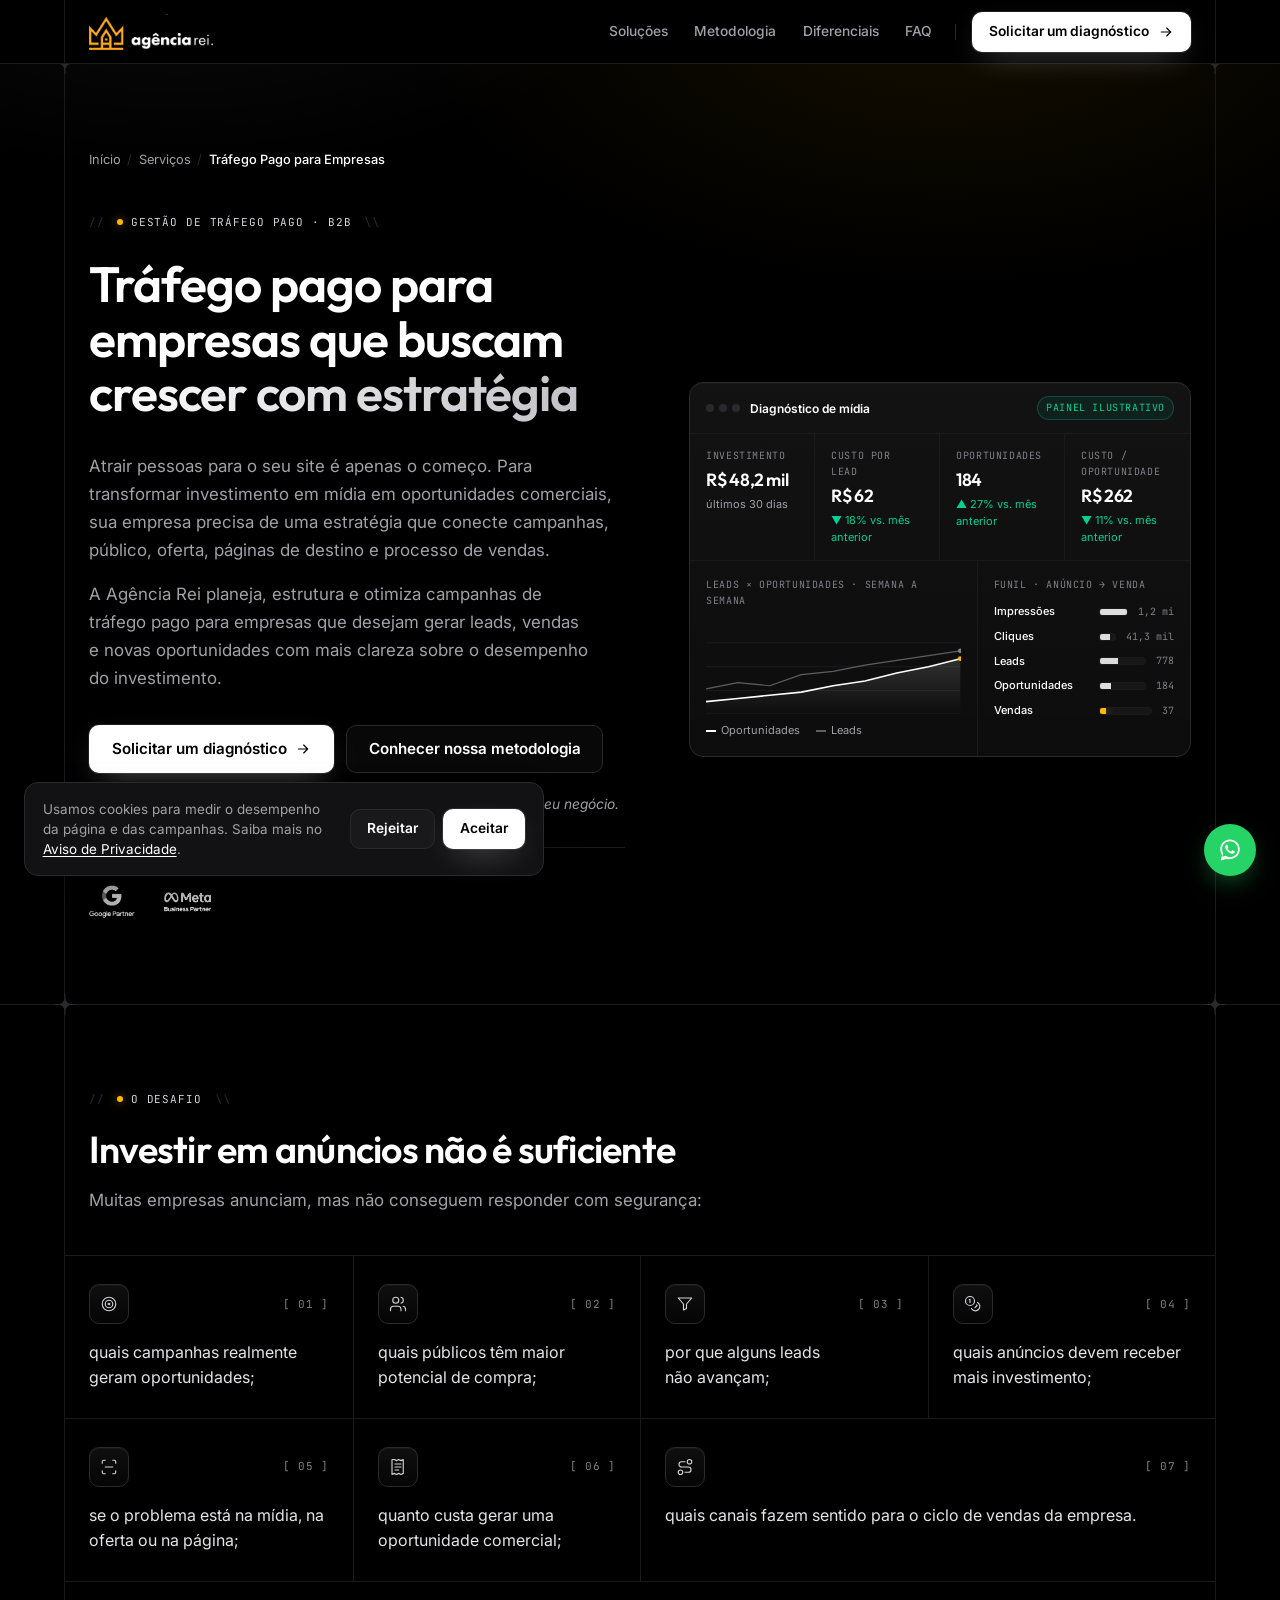
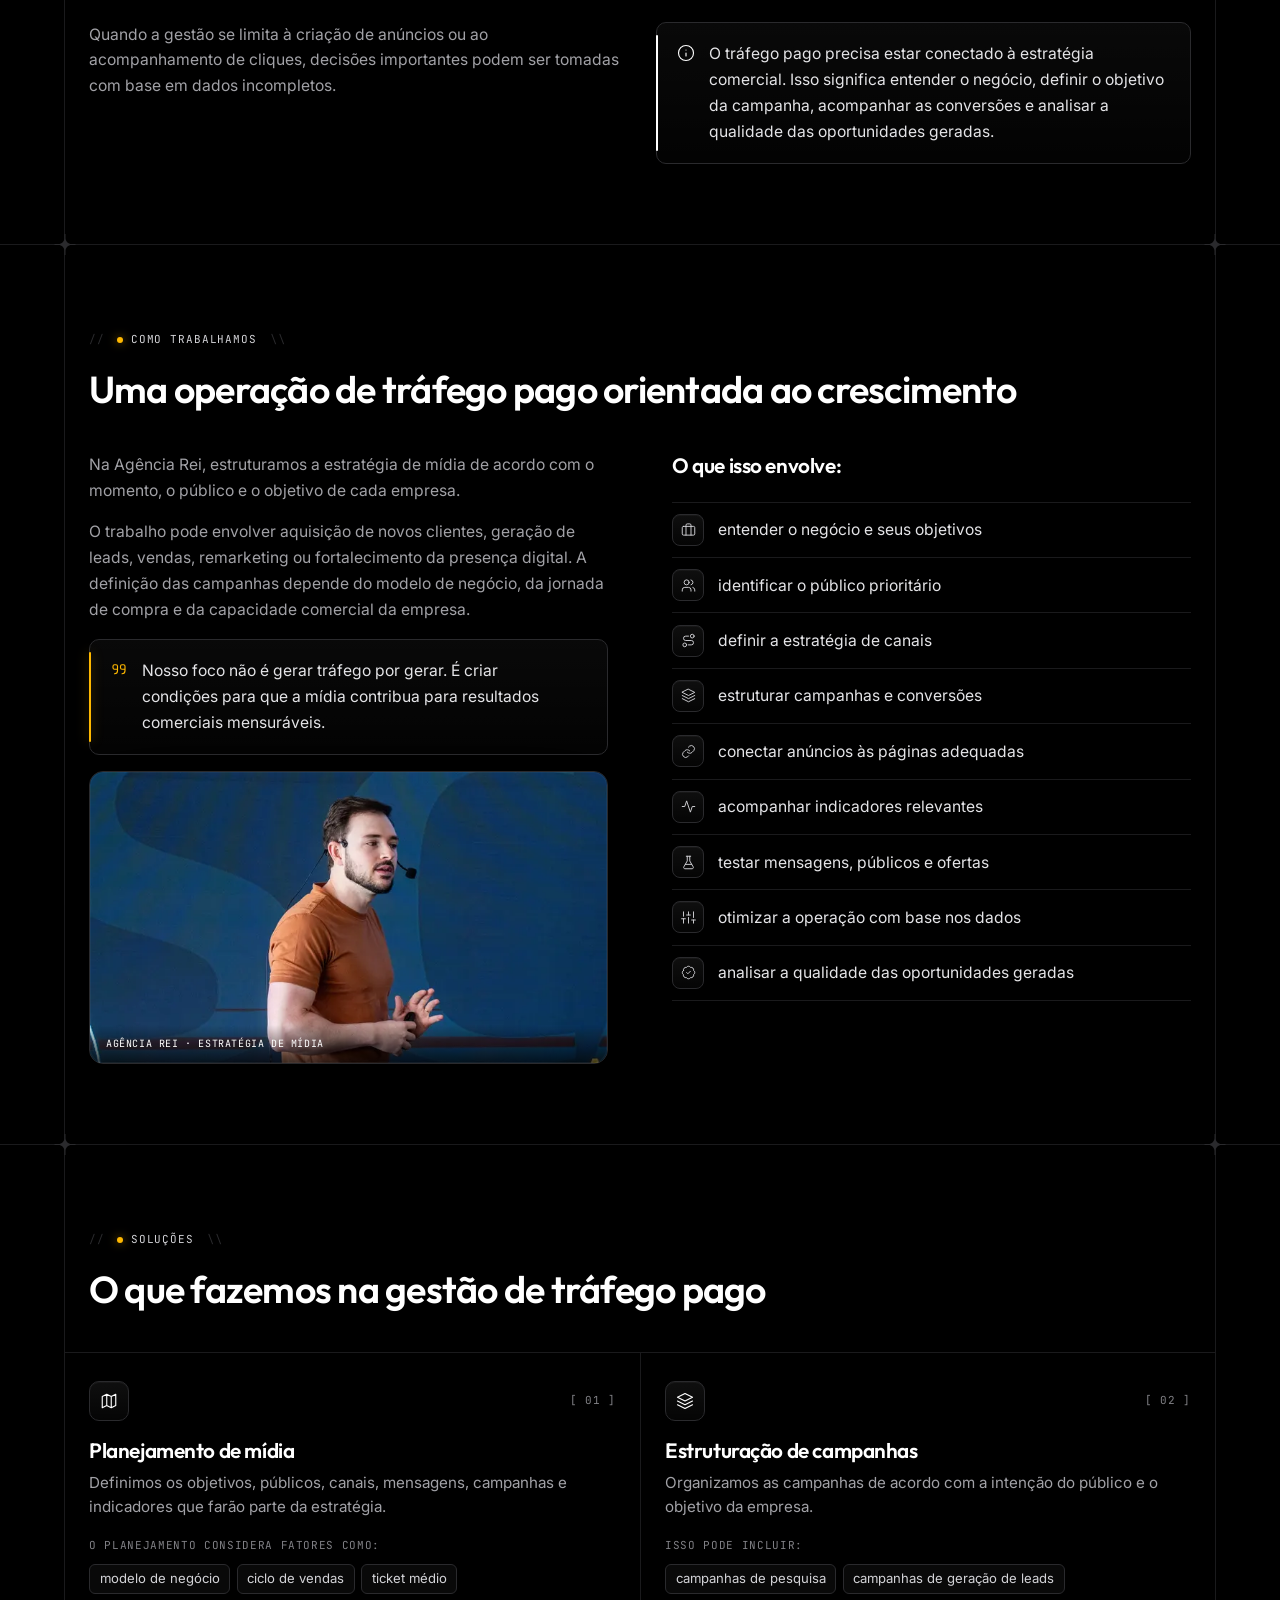
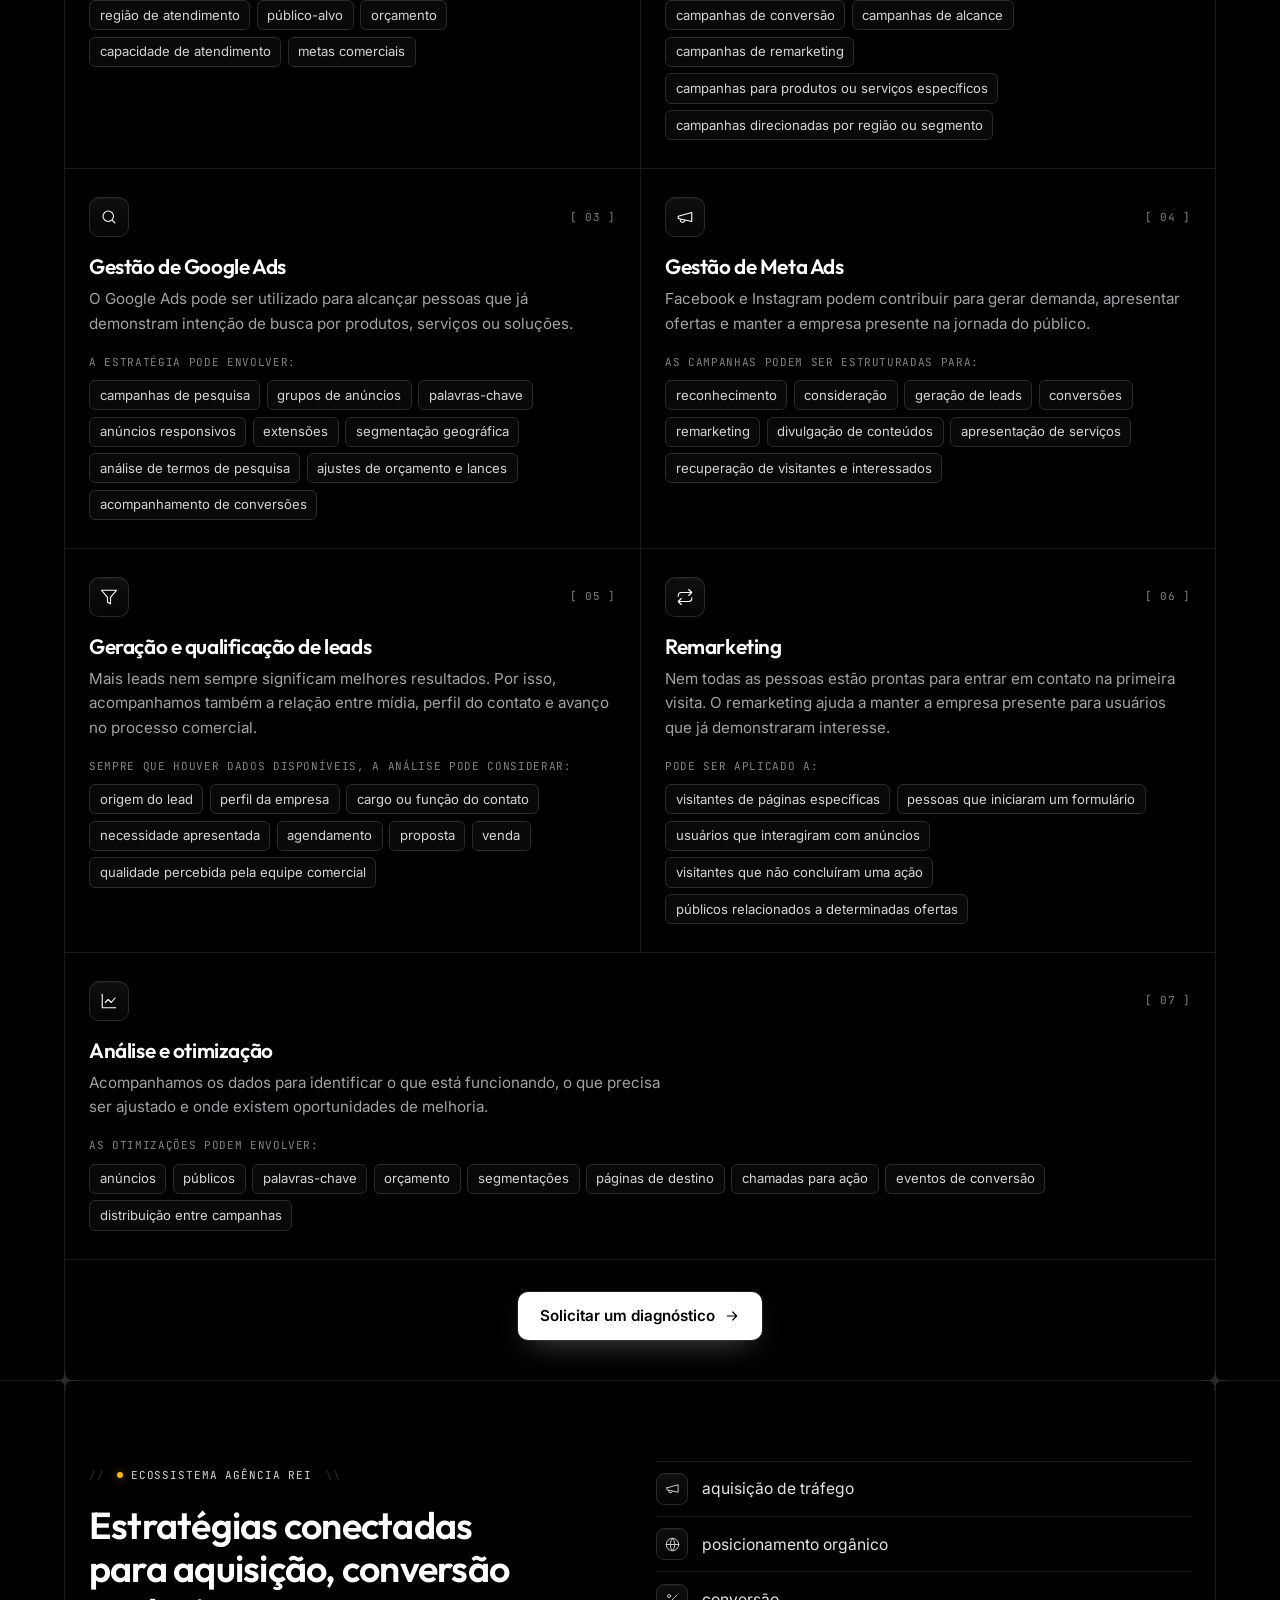
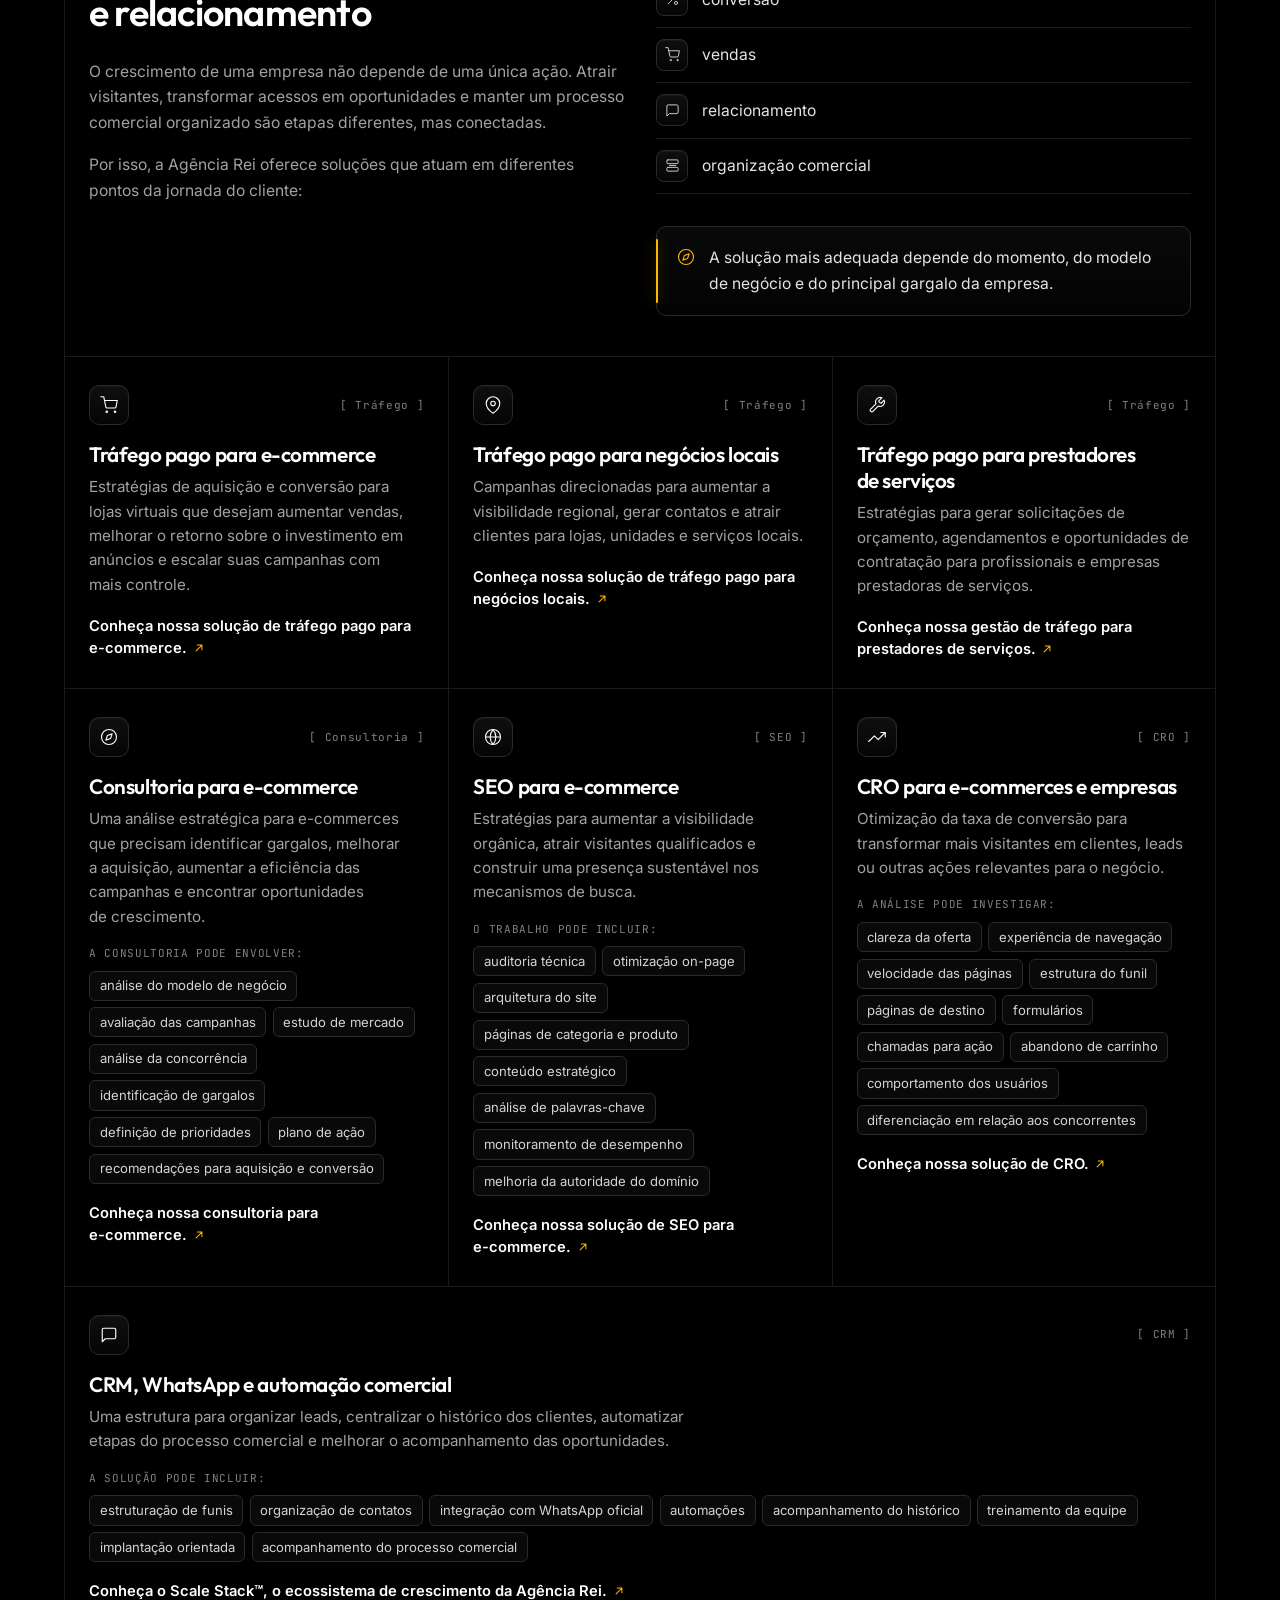
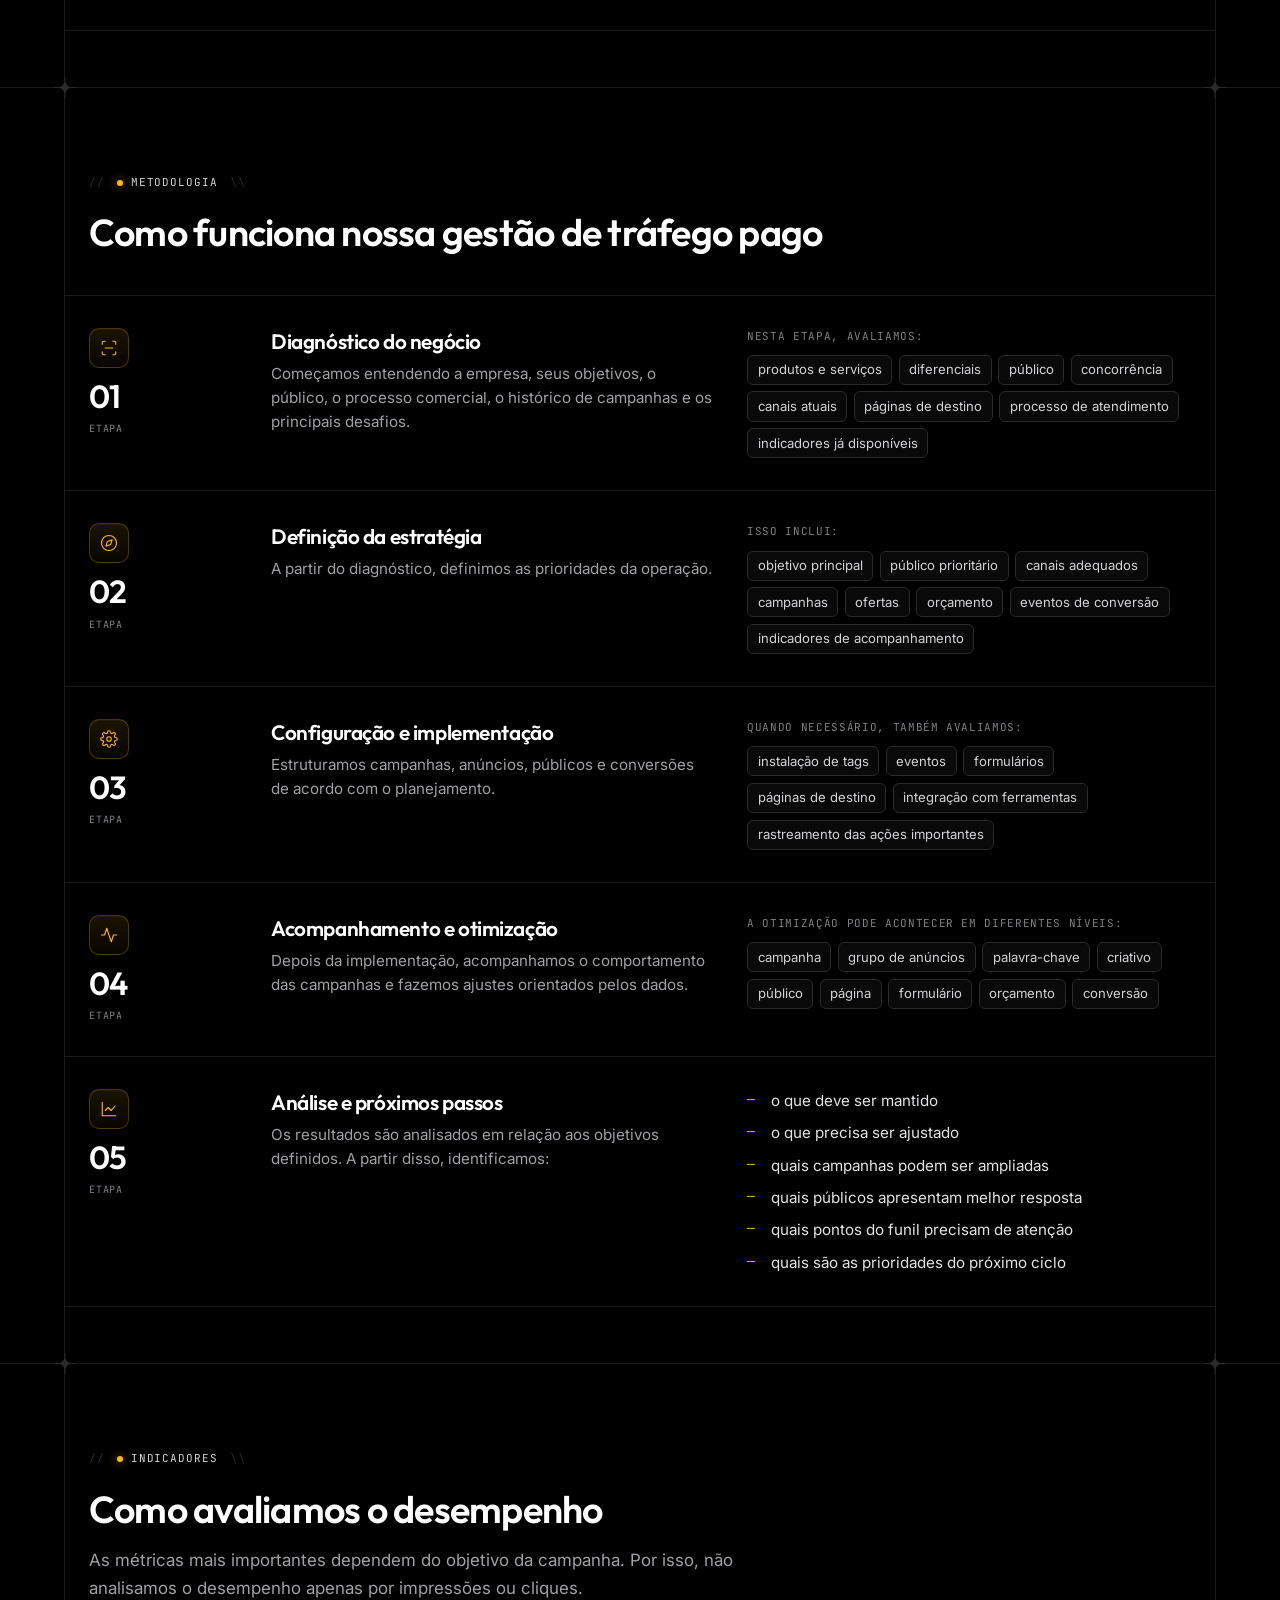
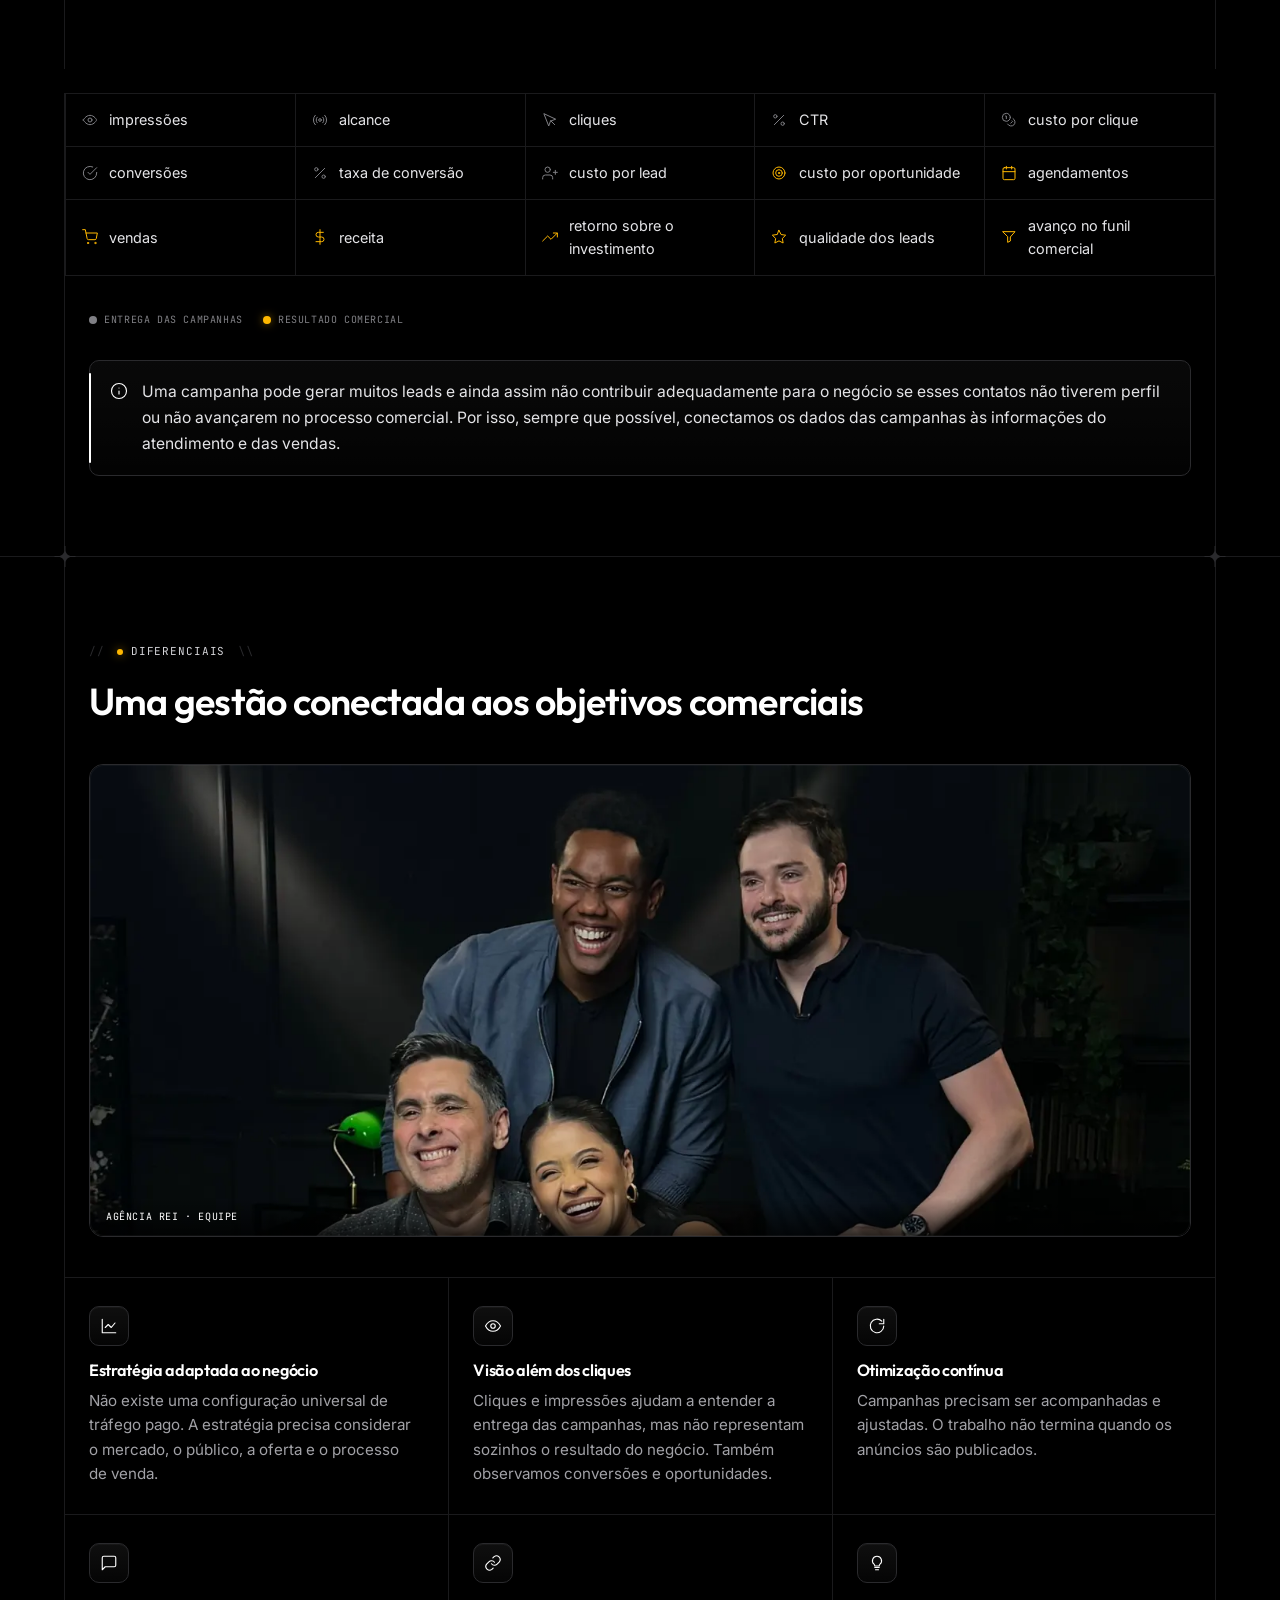
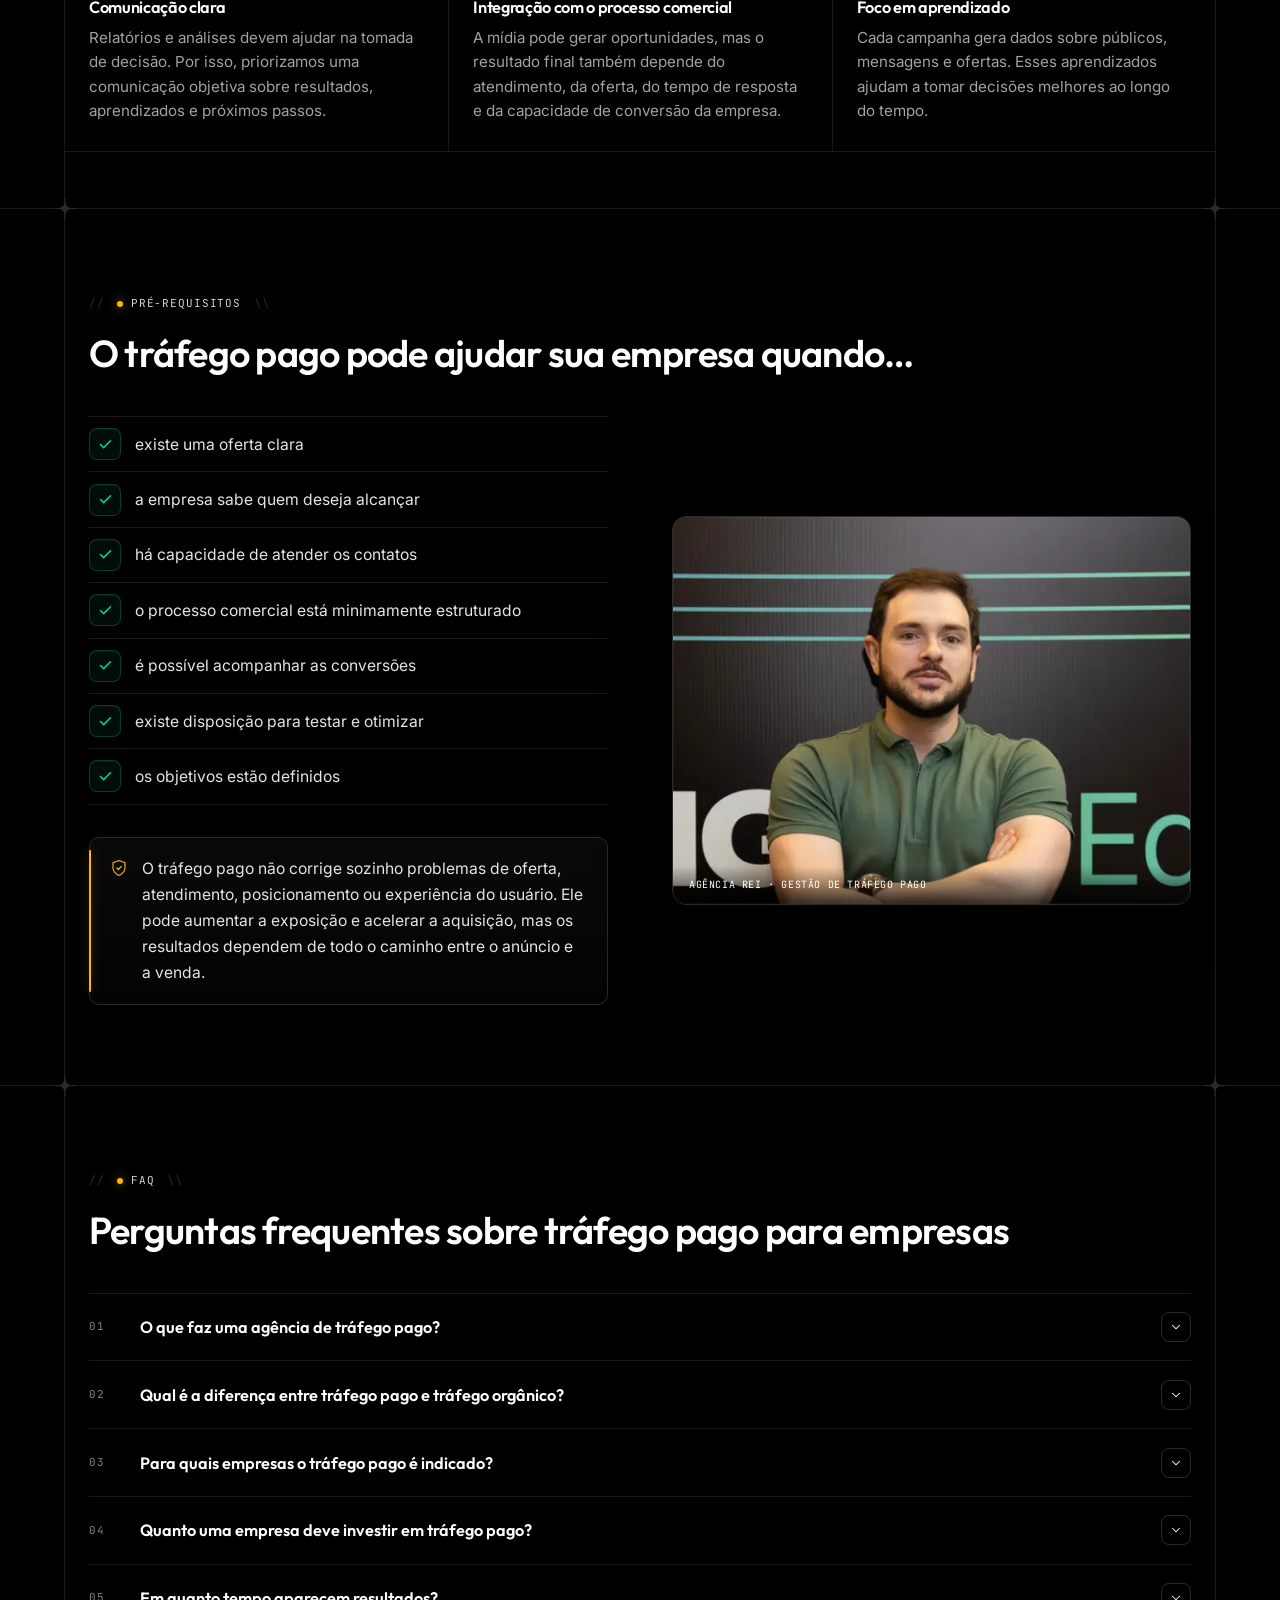
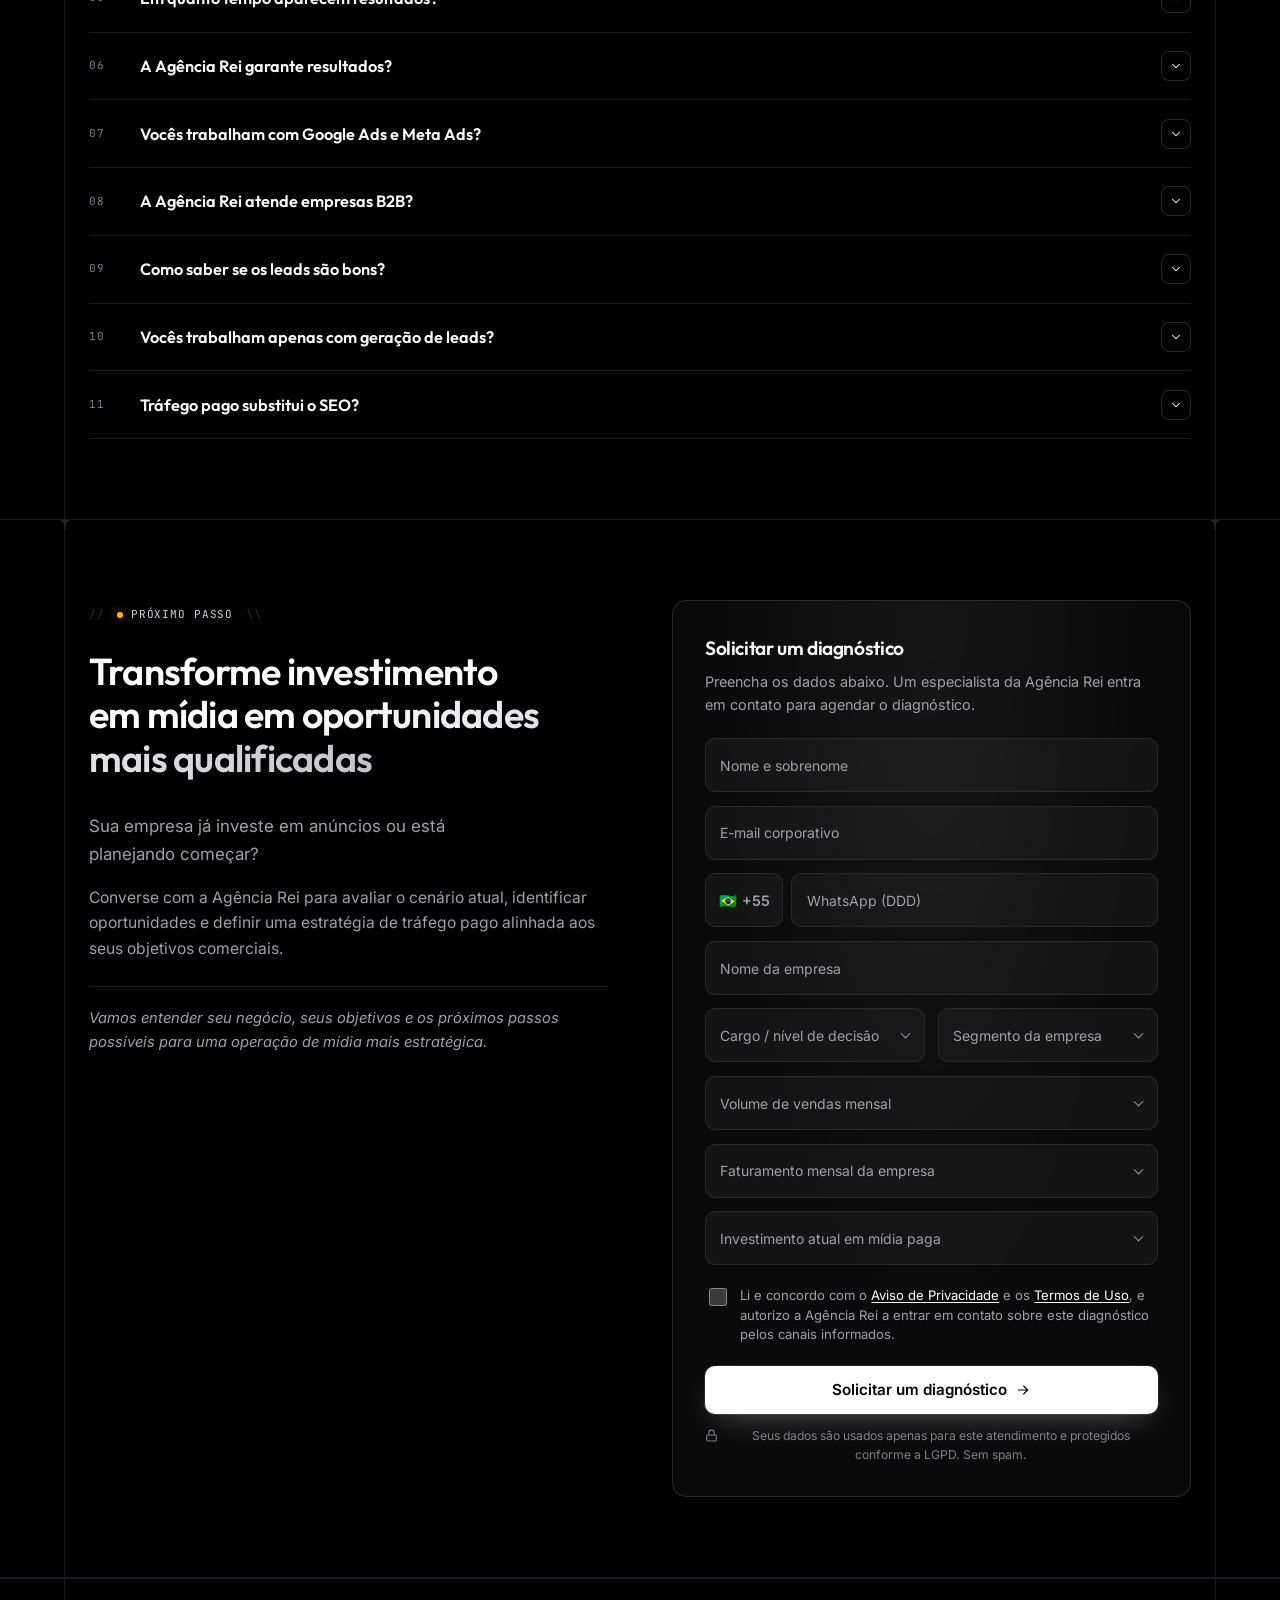
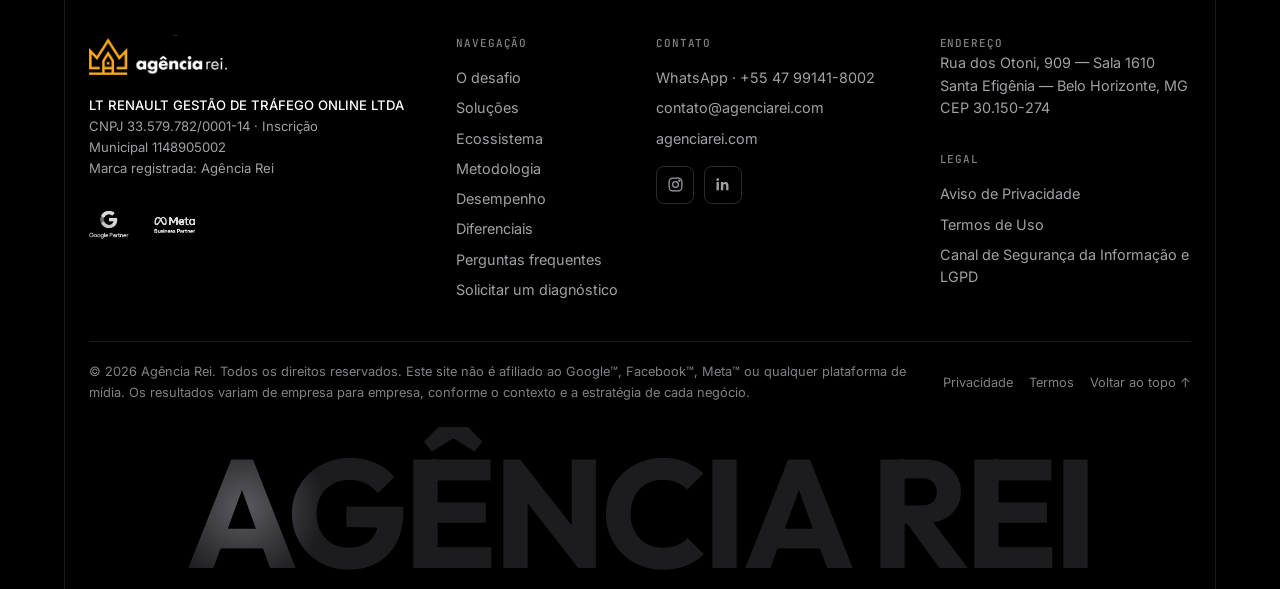
<file: index.html>
<!DOCTYPE html>
<html lang="pt-BR">
<head>
<meta charset="utf-8" />
<meta name="viewport" content="width=device-width, initial-scale=1" />

<!-- ===== SEO ===== -->
<title>Tráfego pago para empresas que buscam crescer | Agência Rei</title>
<meta name="description" content="Tráfego pago para empresas: planejamento, estruturação e otimização de campanhas para gerar leads, vendas e oportunidades com clareza sobre o investimento." />
<meta name="robots" content="index, follow, max-image-preview:large, max-snippet:-1" />
<meta name="author" content="Agência Rei" />
<link rel="canonical" href="https://agenciarei.com/trafego-pago-para-empresas/" />

<!-- ===== Open Graph / Twitter ===== -->
<meta property="og:type" content="website" />
<meta property="og:site_name" content="Agência Rei" />
<meta property="og:locale" content="pt_BR" />
<meta property="og:url" content="https://agenciarei.com/trafego-pago-para-empresas/" />
<meta property="og:title" content="Tráfego pago para empresas que buscam crescer com estratégia" />
<meta property="og:description" content="A Agência Rei planeja, estrutura e otimiza campanhas de tráfego pago para empresas que desejam gerar leads, vendas e novas oportunidades com mais clareza sobre o desempenho do investimento." />
<meta property="og:image" content="https://agenciarei.com/trafego-pago-para-empresas/og-image.jpg" />
<meta property="og:image:width" content="1200" />
<meta property="og:image:height" content="630" />
<meta name="twitter:card" content="summary_large_image" />
<meta name="twitter:title" content="Tráfego pago para empresas que buscam crescer com estratégia" />
<meta name="twitter:description" content="Estratégia, mídia e análise de dados conectadas aos objetivos do seu negócio." />
<meta name="twitter:image" content="https://agenciarei.com/trafego-pago-para-empresas/og-image.jpg" />

<!-- ===== Ícones ===== -->
<meta name="theme-color" content="#000000" />
<link rel="icon" type="image/png" sizes="512x512" href="icon-512.png" />
<link rel="icon" type="image/png" sizes="192x192" href="icon-192.png" />
<link rel="icon" type="image/png" href="icon-coroa-agencia-rei-am.png" />
<link rel="apple-touch-icon" sizes="180x180" href="icon-180.png" />

<!-- ===== Fontes ===== -->
<link rel="preconnect" href="https://fonts.googleapis.com" />
<link rel="preconnect" href="https://fonts.gstatic.com" crossorigin />
<link href="https://fonts.googleapis.com/css2?family=Inter:wght@400;500;600&family=Outfit:wght@500;600;700&family=JetBrains+Mono:wght@400;500&display=swap" rel="stylesheet" />
<link rel="preload" as="image" href="logo-agencia-rei.png" />
<link rel="stylesheet" href="styles.css" />

<!-- ===== Dados estruturados (SEO / GEO) ===== -->
<script type="application/ld+json">
{
  "@context": "https://schema.org",
  "@graph": [
    {
      "@type": ["Organization", "ProfessionalService"],
      "@id": "https://agenciarei.com/#organization",
      "name": "Agência Rei",
      "legalName": "LT RENAULT GESTÃO DE TRÁFEGO ONLINE LTDA",
      "taxID": "33.579.782/0001-14",
      "url": "https://agenciarei.com/",
      "logo": "https://agenciarei.com/trafego-pago-para-empresas/logo-agencia-rei.png",
      "email": "contato@agenciarei.com",
      "telephone": "+55-47-99141-8002",
      "address": {
        "@type": "PostalAddress",
        "streetAddress": "Rua dos Otoni, 909 — Sala 1610 — Santa Efigênia",
        "addressLocality": "Belo Horizonte",
        "addressRegion": "MG",
        "postalCode": "30150-274",
        "addressCountry": "BR"
      },
      "areaServed": { "@type": "Country", "name": "Brasil" },
      "sameAs": [
        "https://www.instagram.com/agenciarei.digital",
        "https://www.linkedin.com/company/agencia-rei"
      ],
      "contactPoint": {
        "@type": "ContactPoint",
        "telephone": "+55-47-99141-8002",
        "email": "contato@agenciarei.com",
        "contactType": "sales",
        "availableLanguage": ["Portuguese"]
      }
    },
    {
      "@type": "Service",
      "@id": "https://agenciarei.com/trafego-pago-para-empresas/#service",
      "name": "Tráfego pago para empresas",
      "serviceType": "Gestão de tráfego pago",
      "provider": { "@id": "https://agenciarei.com/#organization" },
      "areaServed": { "@type": "Country", "name": "Brasil" },
      "description": "A Agência Rei planeja, estrutura e otimiza campanhas de tráfego pago para empresas que desejam gerar leads, vendas e novas oportunidades com mais clareza sobre o desempenho do investimento.",
      "hasOfferCatalog": {
        "@type": "OfferCatalog",
        "name": "O que fazemos na gestão de tráfego pago",
        "itemListElement": [
          { "@type": "Offer", "itemOffered": { "@type": "Service", "name": "Planejamento de mídia" } },
          { "@type": "Offer", "itemOffered": { "@type": "Service", "name": "Estruturação de campanhas" } },
          { "@type": "Offer", "itemOffered": { "@type": "Service", "name": "Gestão de Google Ads" } },
          { "@type": "Offer", "itemOffered": { "@type": "Service", "name": "Gestão de Meta Ads" } },
          { "@type": "Offer", "itemOffered": { "@type": "Service", "name": "Geração e qualificação de leads" } },
          { "@type": "Offer", "itemOffered": { "@type": "Service", "name": "Remarketing" } },
          { "@type": "Offer", "itemOffered": { "@type": "Service", "name": "Análise e otimização" } }
        ]
      }
    },
    {
      "@type": "WebPage",
      "@id": "https://agenciarei.com/trafego-pago-para-empresas/#webpage",
      "url": "https://agenciarei.com/trafego-pago-para-empresas/",
      "name": "Tráfego pago para empresas que buscam crescer com estratégia",
      "inLanguage": "pt-BR",
      "isPartOf": { "@id": "https://agenciarei.com/#website" },
      "about": { "@id": "https://agenciarei.com/trafego-pago-para-empresas/#service" },
      "breadcrumb": { "@id": "https://agenciarei.com/trafego-pago-para-empresas/#breadcrumb" }
    },
    {
      "@type": "BreadcrumbList",
      "@id": "https://agenciarei.com/trafego-pago-para-empresas/#breadcrumb",
      "itemListElement": [
        { "@type": "ListItem", "position": 1, "name": "Início", "item": "https://agenciarei.com/" },
        { "@type": "ListItem", "position": 2, "name": "Serviços", "item": "https://agenciarei.com/servicos/" },
        { "@type": "ListItem", "position": 3, "name": "Tráfego Pago para Empresas", "item": "https://agenciarei.com/trafego-pago-para-empresas/" }
      ]
    },
    {
      "@type": "FAQPage",
      "@id": "https://agenciarei.com/trafego-pago-para-empresas/#faq",
      "mainEntity": [
        { "@type": "Question", "name": "O que faz uma agência de tráfego pago?", "acceptedAnswer": { "@type": "Answer", "text": "Uma agência de tráfego pago planeja, estrutura, gerencia e otimiza campanhas em plataformas de mídia para ajudar empresas a alcançar objetivos como geração de leads, vendas e reconhecimento de marca." } },
        { "@type": "Question", "name": "Qual é a diferença entre tráfego pago e tráfego orgânico?", "acceptedAnswer": { "@type": "Answer", "text": "O tráfego pago é obtido por meio de anúncios e envolve investimento direto nas plataformas de mídia. O tráfego orgânico acontece sem pagamento por clique, geralmente a partir de mecanismos de busca, conteúdos e outros canais não patrocinados. As duas estratégias podem trabalhar juntas, dependendo dos objetivos e do momento da empresa." } },
        { "@type": "Question", "name": "Para quais empresas o tráfego pago é indicado?", "acceptedAnswer": { "@type": "Answer", "text": "O tráfego pago pode ser utilizado por e-commerces, negócios locais, prestadores de serviços e empresas B2B. A estratégia depende do público, do ciclo de vendas, da oferta e do objetivo comercial." } },
        { "@type": "Question", "name": "Quanto uma empresa deve investir em tráfego pago?", "acceptedAnswer": { "@type": "Answer", "text": "Não existe um valor único para todas as empresas. O orçamento depende do mercado, da concorrência, do público, da meta, do ticket médio e da capacidade de atendimento. O investimento deve permitir testar campanhas, gerar dados e fazer otimizações sem comprometer a operação." } },
        { "@type": "Question", "name": "Em quanto tempo aparecem resultados?", "acceptedAnswer": { "@type": "Answer", "text": "O tempo varia de acordo com o objetivo, o canal, o ciclo de vendas, o orçamento e a estrutura existente. Algumas campanhas geram dados rapidamente, mas a avaliação da qualidade dos resultados exige acompanhamento contínuo." } },
        { "@type": "Question", "name": "A Agência Rei garante resultados?", "acceptedAnswer": { "@type": "Answer", "text": "Nenhuma agência responsável pode garantir resultados específicos, porque o desempenho depende de fatores como oferta, mercado, orçamento, concorrência, página de destino, atendimento e processo comercial. A Agência Rei trabalha com planejamento, acompanhamento e otimização orientados por dados." } },
        { "@type": "Question", "name": "Vocês trabalham com Google Ads e Meta Ads?", "acceptedAnswer": { "@type": "Answer", "text": "A escolha dos canais depende do público e do objetivo da empresa. Google Ads e Meta Ads podem fazer parte da estratégia, mas a combinação adequada é definida a partir da análise do negócio." } },
        { "@type": "Question", "name": "A Agência Rei atende empresas B2B?", "acceptedAnswer": { "@type": "Answer", "text": "Sim. A estratégia pode ser adaptada a empresas B2B, considerando ciclos de venda mais longos, decisores, geração de demanda e qualificação de oportunidades." } },
        { "@type": "Question", "name": "Como saber se os leads são bons?", "acceptedAnswer": { "@type": "Answer", "text": "É necessário acompanhar não apenas a quantidade de leads, mas também sua origem, perfil, avanço no funil, agendamentos, propostas e vendas. A integração entre marketing e vendas ajuda a entender quais campanhas geram oportunidades mais alinhadas ao negócio." } },
        { "@type": "Question", "name": "Vocês trabalham apenas com geração de leads?", "acceptedAnswer": { "@type": "Answer", "text": "Não necessariamente. A estratégia pode ter diferentes objetivos, como geração de leads, vendas, tráfego para uma oferta, reconhecimento, remarketing ou apoio ao lançamento de um produto ou serviço. O objetivo é definido de acordo com a necessidade da empresa." } },
        { "@type": "Question", "name": "Tráfego pago substitui o SEO?", "acceptedAnswer": { "@type": "Answer", "text": "Não. Tráfego pago e SEO são estratégias diferentes e podem se complementar. Enquanto os anúncios podem gerar visibilidade mais rapidamente, o SEO busca construir presença orgânica ao longo do tempo." } }
      ]
    }
  ]
}
</script>

<!-- ============================================================
     TAGS DE RASTREAMENTO — mesmas da LP principal da Agência Rei
     (trck.js, Google Ads gtag + snippets de conversão, Meta Pixel)
     Espaço reservado para GTM: cole o snippet do container abaixo.
     ============================================================ -->
<!-- Google Tag Manager (opcional) — cole aqui o snippet do <head> -->
<!-- End Google Tag Manager -->

<script src="https://tracking.agenciarei.com/trck.js" data-manual-tags></script>

<!-- Google tag (gtag.js) -->
<script async src="https://www.googletagmanager.com/gtag/js?id=AW-10936611175"></script>
<script>
  window.dataLayer = window.dataLayer || [];
  function gtag(){dataLayer.push(arguments);}
  gtag('js', new Date());

  gtag('config', 'AW-10936611175');
</script>

<!-- Event snippet for LeadMQF- Formulário [lp] conversion page -->
<script>
function gtag_report_conversion_mqf(url) {
  var callback = function () {
    if (typeof(url) != 'undefined') {
      window.location = url;
    }
  };
  gtag('event', 'conversion', {
      'send_to': 'AW-10936611175/CBHZCIbHz9McEOfi_d4o',
      'event_callback': callback
  });
  return false;
}
</script>

<!-- Event snippet for LeadLQF- Formulário [lp] conversion page -->
<script>
function gtag_report_conversion_lqf(url) {
  var callback = function () {
    if (typeof(url) != 'undefined') {
      window.location = url;
    }
  };
  gtag('event', 'conversion', {
      'send_to': 'AW-10936611175/j8RaCOe5tdMcEOfi_d4o',
      'event_callback': callback
  });
  return false;
}
</script>

<!-- Event snippet for LeadQF- Formulário [lp] conversion page -->
<script>
function gtag_report_conversion_qf(url) {
  var callback = function () {
    if (typeof(url) != 'undefined') {
      window.location = url;
    }
  };
  gtag('event', 'conversion', {
      'send_to': 'AW-10936611175/59QzCNnVy9McEOfi_d4o',
      'event_callback': callback
  });
  return false;
}
</script>

<!-- Meta Pixel Code -->
<script>
!function(f,b,e,v,n,t,s)
{if(f.fbq)return;n=f.fbq=function(){n.callMethod?
n.callMethod.apply(n,arguments):n.queue.push(arguments)};
if(!f._fbq)f._fbq=n;n.push=n;n.loaded=!0;n.version='2.0';
n.queue=[];t=b.createElement(e);t.async=!0;
t.src=v;s=b.getElementsByTagName(e)[0];
s.parentNode.insertBefore(t,s)}(window, document,'script',
'https://connect.facebook.net/en_US/fbevents.js');
fbq('init', '1074600230118151');
fbq('track', 'PageView');
</script>
<noscript><img height="1" width="1" style="display:none"
src="https://www.facebook.com/tr?id=1074600230118151&ev=PageView&noscript=1"
/></noscript>
<!-- End Meta Pixel Code -->
</head>

<body>
<!-- Google Tag Manager (noscript) — cole aqui o snippet do <body>, se usar GTM -->
<!-- End Google Tag Manager (noscript) -->

<!-- ============================================================
     BIBLIOTECA DE ÍCONES (SVG de linha, 24x24 — estilizados via .ic)
     ============================================================ -->
<svg aria-hidden="true" style="position:absolute;width:0;height:0;overflow:hidden">
  <!-- UI -->
  <symbol id="i-cross" viewBox="0 0 22 21"><path d="M10.5 4C10.5 7.31371 7.81371 10 4.5 10H0.5V11H4.5C7.81371 11 10.5 13.6863 10.5 17V21H11.5V17C11.5 13.6863 14.1863 11 17.5 11H21.5V10H17.5C14.1863 10 11.5 7.31371 11.5 4V0H10.5V4Z" fill="currentColor"/></symbol>
  <symbol id="i-arrow" viewBox="0 0 24 24"><path d="M5 12h14M13 6l6 6-6 6" stroke="currentColor" stroke-linecap="round" stroke-linejoin="round" stroke-width="1.75" fill="none"/></symbol>
  <symbol id="i-ext" viewBox="0 0 24 24"><path d="M7 17 17 7M9 7h8v8" stroke="currentColor" stroke-linecap="round" stroke-linejoin="round" stroke-width="1.75" fill="none"/></symbol>
  <symbol id="i-chev" viewBox="0 0 24 24"><path d="m6 9 6 6 6-6" stroke="currentColor" stroke-linecap="round" stroke-linejoin="round" stroke-width="1.75" fill="none"/></symbol>
  <symbol id="i-check" viewBox="0 0 24 24"><path d="M20 6 9 17l-5-5" stroke="currentColor" stroke-linecap="round" stroke-linejoin="round" stroke-width="2.5" fill="none"/></symbol>
  <symbol id="i-lock" viewBox="0 0 24 24"><rect x="3" y="11" width="18" height="11" rx="2" stroke="currentColor" stroke-width="2" fill="none"/><path d="M7 11V7a5 5 0 0 1 10 0v4" stroke="currentColor" stroke-width="2" fill="none"/></symbol>
  <symbol id="i-alert" viewBox="0 0 24 24"><circle cx="12" cy="12" r="10" stroke="currentColor" stroke-width="2" fill="none"/><path d="M12 8v4M12 16h.01" stroke="currentColor" stroke-width="2" stroke-linecap="round"/></symbol>
  <symbol id="i-spark" viewBox="0 0 24 24"><path d="M12 3v3M12 18v3M3 12h3M18 12h3M5.6 5.6l2.1 2.1M16.3 16.3l2.1 2.1M5.6 18.4l2.1-2.1M16.3 7.7l2.1-2.1" stroke="currentColor" stroke-width="1.75" stroke-linecap="round" fill="none"/></symbol>
  <!-- Linha (herdam stroke/fill da classe .ic) -->
  <symbol id="i-target" viewBox="0 0 24 24"><circle cx="12" cy="12" r="9"/><circle cx="12" cy="12" r="5"/><circle cx="12" cy="12" r="1"/></symbol>
  <symbol id="i-users" viewBox="0 0 24 24"><path d="M16 21v-2a4 4 0 0 0-4-4H6a4 4 0 0 0-4 4v2"/><circle cx="9" cy="7" r="4"/><path d="M22 21v-2a4 4 0 0 0-3-3.9M16 3.1a4 4 0 0 1 0 7.8"/></symbol>
  <symbol id="i-funnel" viewBox="0 0 24 24"><path d="M3 4h18l-7 8v6l-4 2v-8z"/></symbol>
  <symbol id="i-coins" viewBox="0 0 24 24"><circle cx="8" cy="8" r="6"/><path d="M18.1 9.9A6 6 0 1 1 9.9 18.1M7 6h1v4M16.7 13.3l.7.7-2.8 2.8"/></symbol>
  <symbol id="i-scan" viewBox="0 0 24 24"><path d="M3 7V5a2 2 0 0 1 2-2h2M17 3h2a2 2 0 0 1 2 2v2M21 17v2a2 2 0 0 1-2 2h-2M7 21H5a2 2 0 0 1-2-2v-2M7 12h10"/></symbol>
  <symbol id="i-receipt" viewBox="0 0 24 24"><path d="M4 2v20l3-1.5 3 1.5 3-1.5 3 1.5 3-1.5V2l-3 1.5L13 2l-3 1.5L7 2zM8 8h8M8 12h8M8 16h5"/></symbol>
  <symbol id="i-route" viewBox="0 0 24 24"><circle cx="6" cy="19" r="3"/><circle cx="18" cy="5" r="3"/><path d="M12 19h4.5a3.5 3.5 0 0 0 0-7h-9a3.5 3.5 0 0 1 0-7H12"/></symbol>
  <symbol id="i-briefcase" viewBox="0 0 24 24"><rect x="2" y="7" width="20" height="14" rx="2"/><path d="M16 21V5a2 2 0 0 0-2-2h-4a2 2 0 0 0-2 2v16"/></symbol>
  <symbol id="i-layers" viewBox="0 0 24 24"><path d="m12 2 10 5-10 5L2 7zM2 12l10 5 10-5M2 17l10 5 10-5"/></symbol>
  <symbol id="i-link" viewBox="0 0 24 24"><path d="M10 13a5 5 0 0 0 7.5.5l3-3a5 5 0 0 0-7-7l-1.7 1.7M14 11a5 5 0 0 0-7.5-.5l-3 3a5 5 0 0 0 7 7l1.7-1.7"/></symbol>
  <symbol id="i-activity" viewBox="0 0 24 24"><path d="M22 12h-4l-3 9L9 3l-3 9H2"/></symbol>
  <symbol id="i-flask" viewBox="0 0 24 24"><path d="M10 2v7.5L4.5 19a2 2 0 0 0 1.7 3h11.6a2 2 0 0 0 1.7-3L14 9.5V2M8.5 2h7M7 15h10"/></symbol>
  <symbol id="i-sliders" viewBox="0 0 24 24"><path d="M4 21v-7M4 10V3M12 21v-9M12 8V3M20 21v-5M20 12V3M1 14h6M9 8h6M17 16h6"/></symbol>
  <symbol id="i-badge" viewBox="0 0 24 24"><path d="M3.85 8.62a4 4 0 0 1 4.78-4.77 4 4 0 0 1 6.74 0 4 4 0 0 1 4.78 4.78 4 4 0 0 1 0 6.74 4 4 0 0 1-4.77 4.78 4 4 0 0 1-6.75 0 4 4 0 0 1-4.78-4.77 4 4 0 0 1 0-6.76zM9 12l2 2 4-4"/></symbol>
  <symbol id="i-map" viewBox="0 0 24 24"><path d="M3 6l6-3 6 3 6-3v15l-6 3-6-3-6 3zM9 3v15M15 6v15"/></symbol>
  <symbol id="i-search" viewBox="0 0 24 24"><circle cx="11" cy="11" r="7"/><path d="m20 20-3.5-3.5"/></symbol>
  <symbol id="i-megaphone" viewBox="0 0 24 24"><path d="m3 11 18-5v12L3 14v-3zM11.6 16.8a3 3 0 1 1-5.8-1.6"/></symbol>
  <symbol id="i-filter" viewBox="0 0 24 24"><path d="M22 3H2l8 9.5V19l4 2v-8.5z"/></symbol>
  <symbol id="i-repeat" viewBox="0 0 24 24"><path d="m17 2 4 4-4 4M3 11v-1a4 4 0 0 1 4-4h14M7 22l-4-4 4-4M21 13v1a4 4 0 0 1-4 4H3"/></symbol>
  <symbol id="i-chart" viewBox="0 0 24 24"><path d="M3 3v18h18M7 14l4-4 4 4 5-6"/></symbol>
  <symbol id="i-cart" viewBox="0 0 24 24"><circle cx="9" cy="21" r="1"/><circle cx="20" cy="21" r="1"/><path d="M1 1h4l2.7 13.4a2 2 0 0 0 2 1.6h9.7a2 2 0 0 0 2-1.6L23 6H6"/></symbol>
  <symbol id="i-pin" viewBox="0 0 24 24"><path d="M21 10c0 7-9 13-9 13s-9-6-9-13a9 9 0 0 1 18 0z"/><circle cx="12" cy="10" r="3"/></symbol>
  <symbol id="i-wrench" viewBox="0 0 24 24"><path d="M14.7 6.3a1 1 0 0 0 0 1.4l1.6 1.6a1 1 0 0 0 1.4 0l3.8-3.8a6 6 0 0 1-7.9 7.9l-7 7a2.1 2.1 0 0 1-3-3l7-7a6 6 0 0 1 7.9-7.9z"/></symbol>
  <symbol id="i-compass" viewBox="0 0 24 24"><circle cx="12" cy="12" r="10"/><path d="m16.2 7.8-2.1 6.3-6.3 2.1 2.1-6.3z"/></symbol>
  <symbol id="i-globe" viewBox="0 0 24 24"><circle cx="12" cy="12" r="10"/><path d="M2 12h20M12 2a15 15 0 0 1 0 20 15 15 0 0 1 0-20"/></symbol>
  <symbol id="i-percent" viewBox="0 0 24 24"><path d="M19 5 5 19"/><circle cx="6.5" cy="6.5" r="2.5"/><circle cx="17.5" cy="17.5" r="2.5"/></symbol>
  <symbol id="i-message" viewBox="0 0 24 24"><path d="M21 15a2 2 0 0 1-2 2H7l-4 4V5a2 2 0 0 1 2-2h14a2 2 0 0 1 2 2z"/></symbol>
  <symbol id="i-settings" viewBox="0 0 24 24"><circle cx="12" cy="12" r="3"/><path d="M19.4 15a1.7 1.7 0 0 0 .3 1.8l.1.1a2 2 0 1 1-2.8 2.8l-.1-.1a1.7 1.7 0 0 0-1.8-.3 1.7 1.7 0 0 0-1 1.5V21a2 2 0 1 1-4 0v-.1a1.7 1.7 0 0 0-1.1-1.5 1.7 1.7 0 0 0-1.8.3l-.1.1a2 2 0 1 1-2.8-2.8l.1-.1a1.7 1.7 0 0 0 .3-1.8 1.7 1.7 0 0 0-1.5-1H3a2 2 0 1 1 0-4h.1a1.7 1.7 0 0 0 1.5-1.1 1.7 1.7 0 0 0-.3-1.8l-.1-.1a2 2 0 1 1 2.8-2.8l.1.1a1.7 1.7 0 0 0 1.8.3H9a1.7 1.7 0 0 0 1-1.5V3a2 2 0 1 1 4 0v.1a1.7 1.7 0 0 0 1 1.5 1.7 1.7 0 0 0 1.8-.3l.1-.1a2 2 0 1 1 2.8 2.8l-.1.1a1.7 1.7 0 0 0-.3 1.8V9a1.7 1.7 0 0 0 1.5 1H21a2 2 0 1 1 0 4h-.1a1.7 1.7 0 0 0-1.5 1z"/></symbol>
  <symbol id="i-eye" viewBox="0 0 24 24"><path d="M2 12s3.5-7 10-7 10 7 10 7-3.5 7-10 7S2 12 2 12z"/><circle cx="12" cy="12" r="3"/></symbol>
  <symbol id="i-radio" viewBox="0 0 24 24"><circle cx="12" cy="12" r="2"/><path d="M16.2 7.8a6 6 0 0 1 0 8.4M7.8 16.2a6 6 0 0 1 0-8.4M19.1 4.9a10 10 0 0 1 0 14.2M4.9 19.1a10 10 0 0 1 0-14.2"/></symbol>
  <symbol id="i-pointer" viewBox="0 0 24 24"><path d="M3 3l7.1 18 2.6-7.3L20 11zM13 13l6 6"/></symbol>
  <symbol id="i-check-circle" viewBox="0 0 24 24"><path d="M22 11.1V12a10 10 0 1 1-5.9-9.1M22 4l-10 10-3-3"/></symbol>
  <symbol id="i-user-plus" viewBox="0 0 24 24"><path d="M16 21v-2a4 4 0 0 0-4-4H5a4 4 0 0 0-4 4v2"/><circle cx="8.5" cy="7" r="4"/><path d="M20 8v6M23 11h-6"/></symbol>
  <symbol id="i-calendar" viewBox="0 0 24 24"><rect x="3" y="4" width="18" height="18" rx="2"/><path d="M16 2v4M8 2v4M3 10h18"/></symbol>
  <symbol id="i-dollar" viewBox="0 0 24 24"><path d="M12 1v22M17 5H9.5a3.5 3.5 0 0 0 0 7h5a3.5 3.5 0 0 1 0 7H6"/></symbol>
  <symbol id="i-trending" viewBox="0 0 24 24"><path d="m23 6-9.5 9.5-5-5L1 18M17 6h6v6"/></symbol>
  <symbol id="i-star" viewBox="0 0 24 24"><path d="m12 2 3.1 6.3 6.9 1-5 4.9 1.2 6.8L12 17.8 5.8 21l1.2-6.8-5-4.9 6.9-1z"/></symbol>
  <symbol id="i-refresh" viewBox="0 0 24 24"><path d="M21 12a9 9 0 1 1-2.6-6.4M21 3v6h-6"/></symbol>
  <symbol id="i-bulb" viewBox="0 0 24 24"><path d="M9 18h6M10 21h4M12 3a6 6 0 0 0-4 10.5c.7.6 1 1.3 1 2.5h6c0-1.2.3-1.9 1-2.5A6 6 0 0 0 12 3z"/></symbol>
  <symbol id="i-info" viewBox="0 0 24 24"><circle cx="12" cy="12" r="10"/><path d="M12 16v-4M12 8h.01"/></symbol>
  <symbol id="i-quote" viewBox="0 0 24 24"><path d="M10 11H6a2 2 0 0 1-2-2V7a2 2 0 0 1 2-2h2a2 2 0 0 1 2 2v6a4 4 0 0 1-4 4M20 11h-4a2 2 0 0 1-2-2V7a2 2 0 0 1 2-2h2a2 2 0 0 1 2 2v6a4 4 0 0 1-4 4"/></symbol>
  <symbol id="i-crosshair" viewBox="0 0 24 24"><circle cx="12" cy="12" r="8"/><path d="M12 2v4M12 18v4M2 12h4M18 12h4"/></symbol>
  <symbol id="i-shield" viewBox="0 0 24 24"><path d="M12 22s8-4 8-10V5l-8-3-8 3v7c0 6 8 10 8 10zM9 12l2 2 4-4"/></symbol>
  <symbol id="i-stack" viewBox="0 0 24 24"><rect x="3" y="3" width="18" height="6" rx="1.5"/><rect x="3" y="15" width="18" height="6" rx="1.5"/><path d="M7 12h10"/></symbol>
</svg>

<!-- ============================================================ HEADER -->
<header class="header">
  <div class="wrap">
    <a class="header__logo" href="#inicio" aria-label="Agência Rei — início da página">
      <img src="logo-agencia-rei.png" alt="Agência Rei" width="640" height="186" fetchpriority="high" />
    </a>
    <nav class="nav" aria-label="Navegação principal">
      <a href="#solucoes">Soluções</a>
      <a href="#metodologia">Metodologia</a>
      <a href="#diferenciais">Diferenciais</a>
      <a href="#faq">FAQ</a>
      <span class="sep" aria-hidden="true"></span>
      <a class="btn btn--primary btn--sm" id="cta-header" data-cta href="#diagnostico">Solicitar um diagnóstico<svg aria-hidden="true"><use href="#i-arrow"/></svg></a>
    </nav>
    <button class="menu-btn" id="menu-open" type="button" aria-label="Abrir menu" aria-controls="mobile-menu" aria-expanded="false">
      <svg width="22" height="22" viewBox="0 0 24 24" fill="none" aria-hidden="true"><path d="M4 7h16M4 12h16M4 17h16" stroke="currentColor" stroke-width="1.75" stroke-linecap="round"/></svg>
    </button>
  </div>
</header>

<div class="mobile-backdrop" id="mobile-backdrop" aria-hidden="true"></div>
<div class="mobile-menu" id="mobile-menu" role="dialog" aria-modal="true" aria-label="Menu">
  <div class="mobile-menu__head">
    <img src="logo-agencia-rei.png" alt="Agência Rei" width="640" height="186" />
    <button class="menu-btn" id="menu-close" type="button" aria-label="Fechar menu">
      <svg width="20" height="20" viewBox="0 0 24 24" fill="none" aria-hidden="true"><path d="M6 6l12 12M18 6 6 18" stroke="currentColor" stroke-width="1.75" stroke-linecap="round"/></svg>
    </button>
  </div>
  <nav aria-label="Navegação (mobile)">
    <a href="#problema">O desafio<svg aria-hidden="true"><use href="#i-arrow"/></svg></a>
    <a href="#solucoes">Soluções<svg aria-hidden="true"><use href="#i-arrow"/></svg></a>
    <a href="#metodologia">Metodologia<svg aria-hidden="true"><use href="#i-arrow"/></svg></a>
    <a href="#desempenho">Desempenho<svg aria-hidden="true"><use href="#i-arrow"/></svg></a>
    <a href="#diferenciais">Diferenciais<svg aria-hidden="true"><use href="#i-arrow"/></svg></a>
    <a href="#faq">Perguntas frequentes<svg aria-hidden="true"><use href="#i-arrow"/></svg></a>
  </nav>
  <div class="mobile-menu__foot">
    <a class="btn btn--primary btn--block" id="cta-menu" data-cta href="#diagnostico">Solicitar um diagnóstico<svg aria-hidden="true"><use href="#i-arrow"/></svg></a>
    <a class="btn btn--secondary btn--block" href="#metodologia">Conhecer nossa metodologia</a>
  </div>
</div>

<main id="conteudo">

<!-- ============================================================ HERO -->
<section class="hero" id="inicio">
  <div class="wrap">
    <svg class="corner corner--tl" aria-hidden="true"><use href="#i-cross"/></svg>
    <svg class="corner corner--tr" aria-hidden="true"><use href="#i-cross"/></svg>

    <nav aria-label="Breadcrumb">
      <ol class="breadcrumb">
        <li><a href="https://agenciarei.com/">Início</a></li>
        <li class="sep" aria-hidden="true">/</li>
        <li><a href="https://agenciarei.com/servicos/">Serviços</a></li>
        <li class="sep" aria-hidden="true">/</li>
        <li aria-current="page">Tráfego Pago para Empresas</li>
      </ol>
    </nav>

    <div class="hero__grid mt-3">
      <div class="hero__copy">
        <p class="eyebrow eyebrow--left" data-reveal>
          <span class="slash" aria-hidden="true">//</span>
          <span class="lbl"><span class="dot" aria-hidden="true"></span>Gestão de tráfego pago · B2B</span>
          <span class="slash slash--r" aria-hidden="true">//</span>
        </p>
        <h1 class="h1 mt-3" data-reveal>Tráfego pago para empresas que buscam <span class="grad">crescer com estratégia</span></h1>
        <div class="stack mt-4" data-reveal>
          <p class="lead measure">Atrair pessoas para o seu site é apenas o começo. Para transformar investimento em mídia em oportunidades comerciais, sua empresa precisa de uma estratégia que conecte campanhas, público, oferta, páginas de destino e processo de vendas.</p>
          <p class="lead measure">A Agência Rei planeja, estrutura e otimiza campanhas de tráfego pago para empresas que desejam gerar leads, vendas e novas oportunidades com mais clareza sobre o desempenho do investimento.</p>
        </div>
        <div class="hero__ctas" data-reveal>
          <a class="btn btn--primary" id="cta-hero-principal" data-cta href="#diagnostico">Solicitar um diagnóstico<svg aria-hidden="true"><use href="#i-arrow"/></svg></a>
          <a class="btn btn--secondary" id="cta-hero-secundario" href="#metodologia">Conhecer nossa metodologia</a>
        </div>
        <p class="hero__support" data-reveal>
          <svg aria-hidden="true"><use href="#i-spark"/></svg>
          <em>Estratégia, mídia e análise de dados conectadas aos objetivos do seu negócio.</em>
        </p>
        <div class="hero__partners" data-reveal>
          <img src="google-meta.png" alt="Google Partner e Meta Business Partner" width="640" height="314" loading="lazy" />
        </div>
      </div>

      <!-- Visual: painel de diagnóstico (ilustrativo) -->
      <div class="hero__visual" data-reveal aria-hidden="true">
        <div class="panel">
          <div class="panel__head">
            <span class="dots"><i></i><i></i><i></i></span>
            <b>Diagnóstico de mídia</b>
            <span class="pill">Painel ilustrativo</span>
          </div>
          <div class="panel__kpis">
            <div class="kpi"><small>Investimento</small><strong>R$ 48,2 mil</strong><i>últimos 30 dias</i></div>
            <div class="kpi"><small>Custo por lead</small><strong>R$ 62</strong><i class="up">▼ 18% vs. mês anterior</i></div>
            <div class="kpi"><small>Oportunidades</small><strong>184</strong><i class="up">▲ 27% vs. mês anterior</i></div>
            <div class="kpi"><small>Custo / oportunidade</small><strong>R$ 262</strong><i class="up">▼ 11% vs. mês anterior</i></div>
          </div>
          <div class="panel__body">
            <div class="panel__chart">
              <small>Leads × oportunidades · semana a semana</small>
              <svg viewBox="0 0 320 120" role="img" aria-label="Gráfico ilustrativo de leads e oportunidades">
                <defs>
                  <linearGradient id="gArea" x1="0" y1="0" x2="0" y2="1"><stop offset="0" stop-color="#fff" stop-opacity=".14"/><stop offset="1" stop-color="#fff" stop-opacity="0"/></linearGradient>
                </defs>
                <g stroke="#1f1f22" stroke-width="1">
                  <line x1="0" y1="30" x2="320" y2="30"/><line x1="0" y1="60" x2="320" y2="60"/><line x1="0" y1="90" x2="320" y2="90"/><line x1="0" y1="119.5" x2="320" y2="119.5"/>
                </g>
                <polygon fill="url(#gArea)" points="0,104 40,100 80,96 120,92 160,84 200,78 240,68 280,60 320,50 320,120 0,120"/>
                <polyline fill="none" stroke="#808085" stroke-opacity=".7" stroke-width="1.5" stroke-linejoin="round" points="0,88 40,80 80,84 120,70 160,66 200,58 240,52 280,46 320,40"/>
                <polyline fill="none" stroke="#ffffff" stroke-width="2" stroke-linejoin="round" points="0,104 40,100 80,96 120,92 160,84 200,78 240,68 280,60 320,50"/>
                <circle cx="320" cy="50" r="3" fill="#ffb800"/>
                <circle cx="320" cy="40" r="3" fill="#808085"/>
              </svg>
              <div class="panel__legend"><span><i></i>Oportunidades</span><span><i class="g"></i>Leads</span></div>
            </div>
            <div class="panel__funnel">
              <small>Funil · anúncio → venda</small>
              <ul class="funnel">
                <li><span>Impressões</span><span class="bar"><i style="--w:100%"></i></span><em>1,2 mi</em></li>
                <li><span>Cliques</span><span class="bar"><i style="--w:62%"></i></span><em>41,3 mil</em></li>
                <li><span>Leads</span><span class="bar"><i style="--w:40%"></i></span><em>778</em></li>
                <li><span>Oportunidades</span><span class="bar"><i style="--w:24%"></i></span><em>184</em></li>
                <li><span>Vendas</span><span class="bar"><i style="--w:12%"></i></span><em>37</em></li>
              </ul>
            </div>
          </div>
        </div>
      </div>
    </div>
  </div>
</section>

<!-- ============================================================ SEÇÃO 2 — INVESTIR EM ANÚNCIOS NÃO É SUFICIENTE -->
<section id="problema">
  <div class="wrap sec-head">
    <svg class="corner corner--tl" aria-hidden="true"><use href="#i-cross"/></svg>
    <svg class="corner corner--tr" aria-hidden="true"><use href="#i-cross"/></svg>
    <div data-reveal>
      <p class="eyebrow eyebrow--left"><span class="slash" aria-hidden="true">//</span><span class="lbl"><span class="dot" aria-hidden="true"></span>O desafio</span><span class="slash slash--r" aria-hidden="true">//</span></p>
      <h2 class="h2 measure">Investir em anúncios não é suficiente</h2>
      <p class="lead measure">Muitas empresas anunciam, mas não conseguem responder com segurança:</p>
    </div>
  </div>
  <div class="wrap wrap--flush">
    <ul class="cells cells--4" data-reveal-group>
      <li class="q-card"><div class="cell__top"><span class="icon-box" aria-hidden="true"><svg class="ic"><use href="#i-target"/></svg></span><span class="cell__n">[ 01 ]</span></div><p>quais campanhas realmente geram oportunidades;</p></li>
      <li class="q-card"><div class="cell__top"><span class="icon-box" aria-hidden="true"><svg class="ic"><use href="#i-users"/></svg></span><span class="cell__n">[ 02 ]</span></div><p>quais públicos têm maior potencial de compra;</p></li>
      <li class="q-card"><div class="cell__top"><span class="icon-box" aria-hidden="true"><svg class="ic"><use href="#i-funnel"/></svg></span><span class="cell__n">[ 03 ]</span></div><p>por que alguns leads não avançam;</p></li>
      <li class="q-card"><div class="cell__top"><span class="icon-box" aria-hidden="true"><svg class="ic"><use href="#i-coins"/></svg></span><span class="cell__n">[ 04 ]</span></div><p>quais anúncios devem receber mais investimento;</p></li>
      <li class="q-card"><div class="cell__top"><span class="icon-box" aria-hidden="true"><svg class="ic"><use href="#i-scan"/></svg></span><span class="cell__n">[ 05 ]</span></div><p>se o problema está na mídia, na oferta ou na página;</p></li>
      <li class="q-card"><div class="cell__top"><span class="icon-box" aria-hidden="true"><svg class="ic"><use href="#i-receipt"/></svg></span><span class="cell__n">[ 06 ]</span></div><p>quanto custa gerar uma oportunidade comercial;</p></li>
      <li class="q-card cells__wide"><div class="cell__top"><span class="icon-box" aria-hidden="true"><svg class="ic"><use href="#i-route"/></svg></span><span class="cell__n">[ 07 ]</span></div><p>quais canais fazem sentido para o ciclo de vendas da empresa.</p></li>
    </ul>
  </div>
  <div class="wrap sec-body" style="padding-top:2.5rem">
    <div class="split split--tight" data-reveal>
      <p class="body measure">Quando a gestão se limita à criação de anúncios ou ao acompanhamento de cliques, decisões importantes podem ser tomadas com base em dados incompletos.</p>
      <div class="callout callout--ink"><svg class="ic" aria-hidden="true"><use href="#i-info"/></svg><p>O tráfego pago precisa estar conectado à estratégia comercial. Isso significa entender o negócio, definir o objetivo da campanha, acompanhar as conversões e analisar a qualidade das oportunidades geradas.</p></div>
    </div>
  </div>
</section>

<!-- ============================================================ SEÇÃO 3 — OPERAÇÃO ORIENTADA AO CRESCIMENTO -->
<section id="operacao">
  <div class="wrap sec-head">
    <svg class="corner corner--tl" aria-hidden="true"><use href="#i-cross"/></svg>
    <svg class="corner corner--tr" aria-hidden="true"><use href="#i-cross"/></svg>
    <div data-reveal>
      <p class="eyebrow eyebrow--left"><span class="slash" aria-hidden="true">//</span><span class="lbl"><span class="dot" aria-hidden="true"></span>Como trabalhamos</span><span class="slash slash--r" aria-hidden="true">//</span></p>
      <h2 class="h2 measure">Uma operação de tráfego pago orientada ao crescimento</h2>
    </div>
  </div>
  <div class="wrap sec-body">
    <div class="split">
      <div class="stack" data-reveal>
        <p class="body measure">Na Agência Rei, estruturamos a estratégia de mídia de acordo com o momento, o público e o objetivo de cada empresa.</p>
        <p class="body measure">O trabalho pode envolver aquisição de novos clientes, geração de leads, vendas, remarketing ou fortalecimento da presença digital. A definição das campanhas depende do modelo de negócio, da jornada de compra e da capacidade comercial da empresa.</p>
        <div class="callout"><svg class="ic" aria-hidden="true"><use href="#i-quote"/></svg><p>Nosso foco não é gerar tráfego por gerar. É criar condições para que a mídia contribua para resultados comerciais mensuráveis.</p></div>
        <figure class="figure mt-3">
          <img src="foto-operacao.webp" srcset="foto-operacao-720.webp 720w, foto-operacao.webp 1400w" sizes="(min-width: 1024px) 540px, 100vw" alt="Especialista da Agência Rei apresentando estratégia de mídia em evento" width="1400" height="788" loading="lazy" decoding="async" />
          <figcaption>Agência Rei · estratégia de mídia</figcaption>
        </figure>
      </div>
      <div data-reveal>
        <h3 class="h3">O que isso envolve:</h3>
        <ul class="list-ic mt-3">
          <li><span class="icon-box icon-box--sm" aria-hidden="true"><svg class="ic"><use href="#i-briefcase"/></svg></span>entender o negócio e seus objetivos</li>
          <li><span class="icon-box icon-box--sm" aria-hidden="true"><svg class="ic"><use href="#i-users"/></svg></span>identificar o público prioritário</li>
          <li><span class="icon-box icon-box--sm" aria-hidden="true"><svg class="ic"><use href="#i-route"/></svg></span>definir a estratégia de canais</li>
          <li><span class="icon-box icon-box--sm" aria-hidden="true"><svg class="ic"><use href="#i-layers"/></svg></span>estruturar campanhas e conversões</li>
          <li><span class="icon-box icon-box--sm" aria-hidden="true"><svg class="ic"><use href="#i-link"/></svg></span>conectar anúncios às páginas adequadas</li>
          <li><span class="icon-box icon-box--sm" aria-hidden="true"><svg class="ic"><use href="#i-activity"/></svg></span>acompanhar indicadores relevantes</li>
          <li><span class="icon-box icon-box--sm" aria-hidden="true"><svg class="ic"><use href="#i-flask"/></svg></span>testar mensagens, públicos e ofertas</li>
          <li><span class="icon-box icon-box--sm" aria-hidden="true"><svg class="ic"><use href="#i-sliders"/></svg></span>otimizar a operação com base nos dados</li>
          <li><span class="icon-box icon-box--sm" aria-hidden="true"><svg class="ic"><use href="#i-badge"/></svg></span>analisar a qualidade das oportunidades geradas</li>
        </ul>
      </div>
    </div>
  </div>
</section>

<!-- ============================================================ SEÇÃO 4 — O QUE FAZEMOS -->
<section id="solucoes">
  <div class="wrap sec-head">
    <svg class="corner corner--tl" aria-hidden="true"><use href="#i-cross"/></svg>
    <svg class="corner corner--tr" aria-hidden="true"><use href="#i-cross"/></svg>
    <div data-reveal>
      <p class="eyebrow eyebrow--left"><span class="slash" aria-hidden="true">//</span><span class="lbl"><span class="dot" aria-hidden="true"></span>Soluções</span><span class="slash slash--r" aria-hidden="true">//</span></p>
      <h2 class="h2 measure">O que fazemos na gestão de tráfego pago</h2>
    </div>
  </div>
  <div class="wrap wrap--flush" style="padding-bottom:0">
    <div class="cells cells--2" data-reveal-group>

      <article class="service">
        <div class="cell__top"><span class="icon-box" aria-hidden="true"><svg class="ic"><use href="#i-map"/></svg></span><span class="cell__n">[ 01 ]</span></div>
        <h3 class="h3">Planejamento de mídia</h3>
        <p class="cell__p">Definimos os objetivos, públicos, canais, mensagens, campanhas e indicadores que farão parte da estratégia.</p>
        <p class="mono">O planejamento considera fatores como:</p>
        <ul class="tags">
          <li>modelo de negócio</li><li>ciclo de vendas</li><li>ticket médio</li><li>região de atendimento</li><li>público-alvo</li><li>orçamento</li><li>capacidade de atendimento</li><li>metas comerciais</li>
        </ul>
      </article>

      <article class="service">
        <div class="cell__top"><span class="icon-box" aria-hidden="true"><svg class="ic"><use href="#i-layers"/></svg></span><span class="cell__n">[ 02 ]</span></div>
        <h3 class="h3">Estruturação de campanhas</h3>
        <p class="cell__p">Organizamos as campanhas de acordo com a intenção do público e o objetivo da empresa.</p>
        <p class="mono">Isso pode incluir:</p>
        <ul class="tags">
          <li>campanhas de pesquisa</li><li>campanhas de geração de leads</li><li>campanhas de conversão</li><li>campanhas de alcance</li><li>campanhas de remarketing</li><li>campanhas para produtos ou serviços específicos</li><li>campanhas direcionadas por região ou segmento</li>
        </ul>
      </article>

      <article class="service">
        <div class="cell__top"><span class="icon-box" aria-hidden="true"><svg class="ic"><use href="#i-search"/></svg></span><span class="cell__n">[ 03 ]</span></div>
        <h3 class="h3">Gestão de Google Ads</h3>
        <p class="cell__p">O Google Ads pode ser utilizado para alcançar pessoas que já demonstram intenção de busca por produtos, serviços ou soluções.</p>
        <p class="mono">A estratégia pode envolver:</p>
        <ul class="tags">
          <li>campanhas de pesquisa</li><li>grupos de anúncios</li><li>palavras-chave</li><li>anúncios responsivos</li><li>extensões</li><li>segmentação geográfica</li><li>análise de termos de pesquisa</li><li>ajustes de orçamento e lances</li><li>acompanhamento de conversões</li>
        </ul>
      </article>

      <article class="service">
        <div class="cell__top"><span class="icon-box" aria-hidden="true"><svg class="ic"><use href="#i-megaphone"/></svg></span><span class="cell__n">[ 04 ]</span></div>
        <h3 class="h3">Gestão de Meta Ads</h3>
        <p class="cell__p">Facebook e Instagram podem contribuir para gerar demanda, apresentar ofertas e manter a empresa presente na jornada do público.</p>
        <p class="mono">As campanhas podem ser estruturadas para:</p>
        <ul class="tags">
          <li>reconhecimento</li><li>consideração</li><li>geração de leads</li><li>conversões</li><li>remarketing</li><li>divulgação de conteúdos</li><li>apresentação de serviços</li><li>recuperação de visitantes e interessados</li>
        </ul>
      </article>

      <article class="service">
        <div class="cell__top"><span class="icon-box" aria-hidden="true"><svg class="ic"><use href="#i-filter"/></svg></span><span class="cell__n">[ 05 ]</span></div>
        <h3 class="h3">Geração e qualificação de leads</h3>
        <p class="cell__p">Mais leads nem sempre significam melhores resultados. Por isso, acompanhamos também a relação entre mídia, perfil do contato e avanço no processo comercial.</p>
        <p class="mono">Sempre que houver dados disponíveis, a análise pode considerar:</p>
        <ul class="tags">
          <li>origem do lead</li><li>perfil da empresa</li><li>cargo ou função do contato</li><li>necessidade apresentada</li><li>agendamento</li><li>proposta</li><li>venda</li><li>qualidade percebida pela equipe comercial</li>
        </ul>
      </article>

      <article class="service">
        <div class="cell__top"><span class="icon-box" aria-hidden="true"><svg class="ic"><use href="#i-repeat"/></svg></span><span class="cell__n">[ 06 ]</span></div>
        <h3 class="h3">Remarketing</h3>
        <p class="cell__p">Nem todas as pessoas estão prontas para entrar em contato na primeira visita. O remarketing ajuda a manter a empresa presente para usuários que já demonstraram interesse.</p>
        <p class="mono">Pode ser aplicado a:</p>
        <ul class="tags">
          <li>visitantes de páginas específicas</li><li>pessoas que iniciaram um formulário</li><li>usuários que interagiram com anúncios</li><li>visitantes que não concluíram uma ação</li><li>públicos relacionados a determinadas ofertas</li>
        </ul>
      </article>

      <article class="service cells__wide">
        <div class="cell__top"><span class="icon-box" aria-hidden="true"><svg class="ic"><use href="#i-chart"/></svg></span><span class="cell__n">[ 07 ]</span></div>
        <h3 class="h3">Análise e otimização</h3>
        <p class="cell__p">Acompanhamos os dados para identificar o que está funcionando, o que precisa ser ajustado e onde existem oportunidades de melhoria.</p>
        <p class="mono">As otimizações podem envolver:</p>
        <ul class="tags">
          <li>anúncios</li><li>públicos</li><li>palavras-chave</li><li>orçamento</li><li>segmentações</li><li>páginas de destino</li><li>chamadas para ação</li><li>eventos de conversão</li><li>distribuição entre campanhas</li>
        </ul>
      </article>

    </div>
  </div>
  <div class="wrap" style="padding-top:2rem;padding-bottom:2.5rem">
    <div class="hero__ctas" style="margin-top:0;justify-content:center" data-reveal>
      <a class="btn btn--primary" id="cta-solucoes" data-cta href="#diagnostico">Solicitar um diagnóstico<svg aria-hidden="true"><use href="#i-arrow"/></svg></a>
    </div>
  </div>
</section>

<!-- ============================================================ SEÇÃO 5 — ESTRATÉGIAS CONECTADAS -->
<section id="ecossistema">
  <div class="wrap sec-head">
    <svg class="corner corner--tl" aria-hidden="true"><use href="#i-cross"/></svg>
    <svg class="corner corner--tr" aria-hidden="true"><use href="#i-cross"/></svg>
    <div class="split split--tight">
      <div data-reveal>
        <p class="eyebrow eyebrow--left"><span class="slash" aria-hidden="true">//</span><span class="lbl"><span class="dot" aria-hidden="true"></span>Ecossistema Agência Rei</span><span class="slash slash--r" aria-hidden="true">//</span></p>
        <h2 class="h2 measure">Estratégias conectadas para aquisição, conversão e relacionamento</h2>
        <div class="stack mt-3">
          <p class="body measure">O crescimento de uma empresa não depende de uma única ação. Atrair visitantes, transformar acessos em oportunidades e manter um processo comercial organizado são etapas diferentes, mas conectadas.</p>
          <p class="body measure">Por isso, a Agência Rei oferece soluções que atuam em diferentes pontos da jornada do cliente:</p>
        </div>
      </div>
      <div data-reveal>
        <ul class="list-ic">
          <li><span class="icon-box icon-box--sm" aria-hidden="true"><svg class="ic"><use href="#i-megaphone"/></svg></span>aquisição de tráfego</li>
          <li><span class="icon-box icon-box--sm" aria-hidden="true"><svg class="ic"><use href="#i-globe"/></svg></span>posicionamento orgânico</li>
          <li><span class="icon-box icon-box--sm" aria-hidden="true"><svg class="ic"><use href="#i-percent"/></svg></span>conversão</li>
          <li><span class="icon-box icon-box--sm" aria-hidden="true"><svg class="ic"><use href="#i-cart"/></svg></span>vendas</li>
          <li><span class="icon-box icon-box--sm" aria-hidden="true"><svg class="ic"><use href="#i-message"/></svg></span>relacionamento</li>
          <li><span class="icon-box icon-box--sm" aria-hidden="true"><svg class="ic"><use href="#i-stack"/></svg></span>organização comercial</li>
        </ul>
        <div class="callout mt-4"><svg class="ic" aria-hidden="true"><use href="#i-compass"/></svg><p>A solução mais adequada depende do momento, do modelo de negócio e do principal gargalo da empresa.</p></div>
      </div>
    </div>
  </div>

  <div class="wrap wrap--flush" style="padding-bottom:3.5rem">
    <div class="cells cells--3" data-reveal-group>

      <article class="solution">
        <div class="cell__top"><span class="icon-box" aria-hidden="true"><svg class="ic"><use href="#i-cart"/></svg></span><span class="cell__n">[ Tráfego ]</span></div>
        <h3 class="h3">Tráfego pago para <span class="nb">e-commerce</span></h3>
        <p class="cell__p">Estratégias de aquisição e conversão para lojas virtuais que desejam aumentar vendas, melhorar o retorno sobre o investimento em anúncios e escalar suas campanhas com mais controle.</p>
        <a class="solution__link" href="https://agenciarei.com/servicos/gestao-de-trafego-estrategico-para-e-commerce/">Conheça nossa solução de tráfego pago para <span class="nb">e-commerce.<svg aria-hidden="true"><use href="#i-ext"/></svg></span></a>
      </article>

      <article class="solution">
        <div class="cell__top"><span class="icon-box" aria-hidden="true"><svg class="ic"><use href="#i-pin"/></svg></span><span class="cell__n">[ Tráfego ]</span></div>
        <h3 class="h3">Tráfego pago para negócios locais</h3>
        <p class="cell__p">Campanhas direcionadas para aumentar a visibilidade regional, gerar contatos e atrair clientes para lojas, unidades e serviços locais.</p>
        <a class="solution__link" href="https://agenciarei.com/servicos/gestao-de-trafego-estrategico-para-negocios-locais/">Conheça nossa solução de tráfego pago para negócios <span class="nb">locais.<svg aria-hidden="true"><use href="#i-ext"/></svg></span></a>
      </article>

      <article class="solution">
        <div class="cell__top"><span class="icon-box" aria-hidden="true"><svg class="ic"><use href="#i-wrench"/></svg></span><span class="cell__n">[ Tráfego ]</span></div>
        <h3 class="h3">Tráfego pago para prestadores de serviços</h3>
        <p class="cell__p">Estratégias para gerar solicitações de orçamento, agendamentos e oportunidades de contratação para profissionais e empresas prestadoras de serviços.</p>
        <a class="solution__link" href="https://agenciarei.com/servicos/gestao-de-trafego-estrategico-para-prestadores-de-servicos/">Conheça nossa gestão de tráfego para prestadores de <span class="nb">serviços.<svg aria-hidden="true"><use href="#i-ext"/></svg></span></a>
      </article>

      <article class="solution">
        <div class="cell__top"><span class="icon-box" aria-hidden="true"><svg class="ic"><use href="#i-compass"/></svg></span><span class="cell__n">[ Consultoria ]</span></div>
        <h3 class="h3">Consultoria para <span class="nb">e-commerce</span></h3>
        <p class="cell__p">Uma análise estratégica para e-commerces que precisam identificar gargalos, melhorar a aquisição, aumentar a eficiência das campanhas e encontrar oportunidades de crescimento.</p>
        <p class="mono" style="margin-top:1rem;margin-bottom:.5rem">A consultoria pode envolver:</p>
        <ul class="tags">
          <li>análise do modelo de negócio</li><li>avaliação das campanhas</li><li>estudo de mercado</li><li>análise da concorrência</li><li>identificação de gargalos</li><li>definição de prioridades</li><li>plano de ação</li><li>recomendações para aquisição e conversão</li>
        </ul>
        <a class="solution__link" href="https://agenciarei.com/servicos/consultoria-para-e-commerce/">Conheça nossa consultoria para <span class="nb">e-commerce.<svg aria-hidden="true"><use href="#i-ext"/></svg></span></a>
      </article>

      <article class="solution">
        <div class="cell__top"><span class="icon-box" aria-hidden="true"><svg class="ic"><use href="#i-globe"/></svg></span><span class="cell__n">[ SEO ]</span></div>
        <h3 class="h3">SEO para <span class="nb">e-commerce</span></h3>
        <p class="cell__p">Estratégias para aumentar a visibilidade orgânica, atrair visitantes qualificados e construir uma presença sustentável nos mecanismos de busca.</p>
        <p class="mono" style="margin-top:1rem;margin-bottom:.5rem">O trabalho pode incluir:</p>
        <ul class="tags">
          <li>auditoria técnica</li><li>otimização on-page</li><li>arquitetura do site</li><li>páginas de categoria e produto</li><li>conteúdo estratégico</li><li>análise de palavras-chave</li><li>monitoramento de desempenho</li><li>melhoria da autoridade do domínio</li>
        </ul>
        <a class="solution__link" href="https://seo.agenciarei.com/">Conheça nossa solução de SEO para <span class="nb">e-commerce.<svg aria-hidden="true"><use href="#i-ext"/></svg></span></a>
      </article>

      <article class="solution">
        <div class="cell__top"><span class="icon-box" aria-hidden="true"><svg class="ic"><use href="#i-trending"/></svg></span><span class="cell__n">[ CRO ]</span></div>
        <h3 class="h3">CRO para <span class="nb">e-commerces</span> e empresas</h3>
        <p class="cell__p">Otimização da taxa de conversão para transformar mais visitantes em clientes, leads ou outras ações relevantes para o negócio.</p>
        <p class="mono" style="margin-top:1rem;margin-bottom:.5rem">A análise pode investigar:</p>
        <ul class="tags">
          <li>clareza da oferta</li><li>experiência de navegação</li><li>velocidade das páginas</li><li>estrutura do funil</li><li>páginas de destino</li><li>formulários</li><li>chamadas para ação</li><li>abandono de carrinho</li><li>comportamento dos usuários</li><li>diferenciação em relação aos concorrentes</li>
        </ul>
        <a class="solution__link" href="https://cro.agenciarei.com/">Conheça nossa solução de <span class="nb">CRO.<svg aria-hidden="true"><use href="#i-ext"/></svg></span></a>
      </article>

      <article class="solution cells__wide">
        <div class="cell__top"><span class="icon-box" aria-hidden="true"><svg class="ic"><use href="#i-message"/></svg></span><span class="cell__n">[ CRM ]</span></div>
        <h3 class="h3">CRM, WhatsApp e automação comercial</h3>
        <p class="cell__p" style="max-width:62ch">Uma estrutura para organizar leads, centralizar o histórico dos clientes, automatizar etapas do processo comercial e melhorar o acompanhamento das oportunidades.</p>
        <p class="mono" style="margin-top:1rem;margin-bottom:.5rem">A solução pode incluir:</p>
        <ul class="tags">
          <li>estruturação de funis</li><li>organização de contatos</li><li>integração com WhatsApp oficial</li><li>automações</li><li>acompanhamento do histórico</li><li>treinamento da equipe</li><li>implantação orientada</li><li>acompanhamento do processo comercial</li>
        </ul>
        <a class="solution__link" href="https://crm.agenciarei.com/">Conheça o Scale Stack™, o ecossistema de crescimento da Agência <span class="nb">Rei.<svg aria-hidden="true"><use href="#i-ext"/></svg></span></a>
      </article>

    </div>
  </div>
</section>

<!-- ============================================================ SEÇÃO 6 — COMO FUNCIONA (METODOLOGIA) -->
<section id="metodologia">
  <div class="wrap sec-head">
    <svg class="corner corner--tl" aria-hidden="true"><use href="#i-cross"/></svg>
    <svg class="corner corner--tr" aria-hidden="true"><use href="#i-cross"/></svg>
    <div data-reveal>
      <p class="eyebrow eyebrow--left"><span class="slash" aria-hidden="true">//</span><span class="lbl"><span class="dot" aria-hidden="true"></span>Metodologia</span><span class="slash slash--r" aria-hidden="true">//</span></p>
      <h2 class="h2 measure">Como funciona nossa gestão de tráfego pago</h2>
    </div>
  </div>
  <div class="wrap wrap--flush" style="padding-bottom:3.5rem">
    <ol class="steps">

      <li class="step" data-reveal>
        <div class="step__n"><span class="icon-box icon-box--gold" aria-hidden="true"><svg class="ic"><use href="#i-scan"/></svg></span><div><b>01</b><small>Etapa</small></div></div>
        <div>
          <h3 class="h3">Diagnóstico do negócio</h3>
          <p class="cell__p">Começamos entendendo a empresa, seus objetivos, o público, o processo comercial, o histórico de campanhas e os principais desafios.</p>
        </div>
        <div class="step__side">
          <p class="mono">Nesta etapa, avaliamos:</p>
          <ul class="tags"><li>produtos e serviços</li><li>diferenciais</li><li>público</li><li>concorrência</li><li>canais atuais</li><li>páginas de destino</li><li>processo de atendimento</li><li>indicadores já disponíveis</li></ul>
        </div>
      </li>

      <li class="step" data-reveal>
        <div class="step__n"><span class="icon-box icon-box--gold" aria-hidden="true"><svg class="ic"><use href="#i-compass"/></svg></span><div><b>02</b><small>Etapa</small></div></div>
        <div>
          <h3 class="h3">Definição da estratégia</h3>
          <p class="cell__p">A partir do diagnóstico, definimos as prioridades da operação.</p>
        </div>
        <div class="step__side">
          <p class="mono">Isso inclui:</p>
          <ul class="tags"><li>objetivo principal</li><li>público prioritário</li><li>canais adequados</li><li>campanhas</li><li>ofertas</li><li>orçamento</li><li>eventos de conversão</li><li>indicadores de acompanhamento</li></ul>
        </div>
      </li>

      <li class="step" data-reveal>
        <div class="step__n"><span class="icon-box icon-box--gold" aria-hidden="true"><svg class="ic"><use href="#i-settings"/></svg></span><div><b>03</b><small>Etapa</small></div></div>
        <div>
          <h3 class="h3">Configuração e implementação</h3>
          <p class="cell__p">Estruturamos campanhas, anúncios, públicos e conversões de acordo com o planejamento.</p>
        </div>
        <div class="step__side">
          <p class="mono">Quando necessário, também avaliamos:</p>
          <ul class="tags"><li>instalação de tags</li><li>eventos</li><li>formulários</li><li>páginas de destino</li><li>integração com ferramentas</li><li>rastreamento das ações importantes</li></ul>
        </div>
      </li>

      <li class="step" data-reveal>
        <div class="step__n"><span class="icon-box icon-box--gold" aria-hidden="true"><svg class="ic"><use href="#i-activity"/></svg></span><div><b>04</b><small>Etapa</small></div></div>
        <div>
          <h3 class="h3">Acompanhamento e otimização</h3>
          <p class="cell__p">Depois da implementação, acompanhamos o comportamento das campanhas e fazemos ajustes orientados pelos dados.</p>
        </div>
        <div class="step__side">
          <p class="mono">A otimização pode acontecer em diferentes níveis:</p>
          <ul class="tags"><li>campanha</li><li>grupo de anúncios</li><li>palavra-chave</li><li>criativo</li><li>público</li><li>página</li><li>formulário</li><li>orçamento</li><li>conversão</li></ul>
        </div>
      </li>

      <li class="step" data-reveal>
        <div class="step__n"><span class="icon-box icon-box--gold" aria-hidden="true"><svg class="ic"><use href="#i-chart"/></svg></span><div><b>05</b><small>Etapa</small></div></div>
        <div>
          <h3 class="h3">Análise e próximos passos</h3>
          <p class="cell__p">Os resultados são analisados em relação aos objetivos definidos. A partir disso, identificamos:</p>
        </div>
        <div class="step__side">
          <ul class="list">
            <li>o que deve ser mantido</li>
            <li>o que precisa ser ajustado</li>
            <li>quais campanhas podem ser ampliadas</li>
            <li>quais públicos apresentam melhor resposta</li>
            <li>quais pontos do funil precisam de atenção</li>
            <li>quais são as prioridades do próximo ciclo</li>
          </ul>
        </div>
      </li>

    </ol>
  </div>
</section>

<!-- ============================================================ SEÇÃO 7 — COMO AVALIAMOS O DESEMPENHO -->
<section id="desempenho">
  <div class="wrap sec-head">
    <svg class="corner corner--tl" aria-hidden="true"><use href="#i-cross"/></svg>
    <svg class="corner corner--tr" aria-hidden="true"><use href="#i-cross"/></svg>
    <div data-reveal>
      <p class="eyebrow eyebrow--left"><span class="slash" aria-hidden="true">//</span><span class="lbl"><span class="dot" aria-hidden="true"></span>Indicadores</span><span class="slash slash--r" aria-hidden="true">//</span></p>
      <h2 class="h2 measure">Como avaliamos o desempenho</h2>
      <p class="lead measure">As métricas mais importantes dependem do objetivo da campanha. Por isso, não analisamos o desempenho apenas por impressões ou cliques.</p>
    </div>
  </div>
  <div class="wrap" style="padding-bottom:0">
    <h3 class="h3" data-reveal>Indicadores que podem ser acompanhados</h3>
  </div>
  <div class="wrap wrap--flush mt-3">
    <ul class="metrics" data-reveal-group>
      <li><svg class="ic" aria-hidden="true"><use href="#i-eye"/></svg>impressões</li>
      <li><svg class="ic" aria-hidden="true"><use href="#i-radio"/></svg>alcance</li>
      <li><svg class="ic" aria-hidden="true"><use href="#i-pointer"/></svg>cliques</li>
      <li><svg class="ic" aria-hidden="true"><use href="#i-percent"/></svg>CTR</li>
      <li><svg class="ic" aria-hidden="true"><use href="#i-coins"/></svg>custo por clique</li>
      <li><svg class="ic" aria-hidden="true"><use href="#i-check-circle"/></svg>conversões</li>
      <li><svg class="ic" aria-hidden="true"><use href="#i-percent"/></svg>taxa de conversão</li>
      <li><svg class="ic" aria-hidden="true"><use href="#i-user-plus"/></svg>custo por lead</li>
      <li class="hi"><svg class="ic" aria-hidden="true"><use href="#i-target"/></svg>custo por oportunidade</li>
      <li class="hi"><svg class="ic" aria-hidden="true"><use href="#i-calendar"/></svg>agendamentos</li>
      <li class="hi"><svg class="ic" aria-hidden="true"><use href="#i-cart"/></svg>vendas</li>
      <li class="hi"><svg class="ic" aria-hidden="true"><use href="#i-dollar"/></svg>receita</li>
      <li class="hi"><svg class="ic" aria-hidden="true"><use href="#i-trending"/></svg>retorno sobre o investimento</li>
      <li class="hi"><svg class="ic" aria-hidden="true"><use href="#i-star"/></svg>qualidade dos leads</li>
      <li class="hi"><svg class="ic" aria-hidden="true"><use href="#i-funnel"/></svg>avanço no funil comercial</li>
    </ul>
  </div>
  <div class="wrap sec-body" style="padding-top:1.25rem">
    <p class="metrics__legend" aria-hidden="true"><span><i></i>Entrega das campanhas</span><span><i class="g"></i>Resultado comercial</span></p>
    <div class="callout callout--ink mt-4" data-reveal><svg class="ic" aria-hidden="true"><use href="#i-info"/></svg><p>Uma campanha pode gerar muitos leads e ainda assim não contribuir adequadamente para o negócio se esses contatos não tiverem perfil ou não avançarem no processo comercial. Por isso, sempre que possível, conectamos os dados das campanhas às informações do atendimento e das vendas.</p></div>
  </div>
</section>

<!-- ============================================================ SEÇÃO 8 — GESTÃO CONECTADA AOS OBJETIVOS COMERCIAIS -->
<section id="diferenciais">
  <div class="wrap sec-head">
    <svg class="corner corner--tl" aria-hidden="true"><use href="#i-cross"/></svg>
    <svg class="corner corner--tr" aria-hidden="true"><use href="#i-cross"/></svg>
    <div data-reveal>
      <p class="eyebrow eyebrow--left"><span class="slash" aria-hidden="true">//</span><span class="lbl"><span class="dot" aria-hidden="true"></span>Diferenciais</span><span class="slash slash--r" aria-hidden="true">//</span></p>
      <h2 class="h2 measure">Uma gestão conectada aos objetivos comerciais</h2>
    </div>
    <figure class="figure mt-5" data-reveal>
      <img src="foto-equipe.webp" srcset="foto-equipe-720.webp 720w, foto-equipe.webp 1400w" sizes="(min-width: 1152px) 1104px, 100vw" alt="Equipe da Agência Rei" width="1400" height="788" loading="lazy" decoding="async" style="aspect-ratio: 21 / 9" />
      <figcaption>Agência Rei · equipe</figcaption>
    </figure>
  </div>
  <div class="wrap wrap--flush" style="padding-bottom:3.5rem">
    <div class="cells cells--3" data-reveal-group>
      <article class="principle">
        <span class="icon-box" aria-hidden="true"><svg class="ic"><use href="#i-chart"/></svg></span>
        <h3 class="h4">Estratégia adaptada ao negócio</h3>
        <p class="cell__p">Não existe uma configuração universal de tráfego pago. A estratégia precisa considerar o mercado, o público, a oferta e o processo de venda.</p>
      </article>
      <article class="principle">
        <span class="icon-box" aria-hidden="true"><svg class="ic"><use href="#i-eye"/></svg></span>
        <h3 class="h4">Visão além dos cliques</h3>
        <p class="cell__p">Cliques e impressões ajudam a entender a entrega das campanhas, mas não representam sozinhos o resultado do negócio. Também observamos conversões e oportunidades.</p>
      </article>
      <article class="principle">
        <span class="icon-box" aria-hidden="true"><svg class="ic"><use href="#i-refresh"/></svg></span>
        <h3 class="h4">Otimização contínua</h3>
        <p class="cell__p">Campanhas precisam ser acompanhadas e ajustadas. O trabalho não termina quando os anúncios são publicados.</p>
      </article>
      <article class="principle">
        <span class="icon-box" aria-hidden="true"><svg class="ic"><use href="#i-message"/></svg></span>
        <h3 class="h4">Comunicação clara</h3>
        <p class="cell__p">Relatórios e análises devem ajudar na tomada de decisão. Por isso, priorizamos uma comunicação objetiva sobre resultados, aprendizados e próximos passos.</p>
      </article>
      <article class="principle">
        <span class="icon-box" aria-hidden="true"><svg class="ic"><use href="#i-link"/></svg></span>
        <h3 class="h4">Integração com o processo comercial</h3>
        <p class="cell__p">A mídia pode gerar oportunidades, mas o resultado final também depende do atendimento, da oferta, do tempo de resposta e da capacidade de conversão da empresa.</p>
      </article>
      <article class="principle">
        <span class="icon-box" aria-hidden="true"><svg class="ic"><use href="#i-bulb"/></svg></span>
        <h3 class="h4">Foco em aprendizado</h3>
        <p class="cell__p">Cada campanha gera dados sobre públicos, mensagens e ofertas. Esses aprendizados ajudam a tomar decisões melhores ao longo do tempo.</p>
      </article>
    </div>
  </div>
</section>

<!-- ============================================================ SEÇÃO 9 — QUANDO O TRÁFEGO PAGO PODE AJUDAR -->
<section id="quando">
  <div class="wrap sec-head">
    <svg class="corner corner--tl" aria-hidden="true"><use href="#i-cross"/></svg>
    <svg class="corner corner--tr" aria-hidden="true"><use href="#i-cross"/></svg>
    <div data-reveal>
      <p class="eyebrow eyebrow--left"><span class="slash" aria-hidden="true">//</span><span class="lbl"><span class="dot" aria-hidden="true"></span>Pré-requisitos</span><span class="slash slash--r" aria-hidden="true">//</span></p>
      <h2 class="h2 measure">O tráfego pago pode ajudar sua empresa quando…</h2>
    </div>
  </div>
  <div class="wrap sec-body">
    <div class="split split--center">
      <div data-reveal>
        <ul class="list-ic list-ic--check">
          <li><span class="icon-box icon-box--sm" aria-hidden="true"><svg class="ic"><use href="#i-check"/></svg></span>existe uma oferta clara</li>
          <li><span class="icon-box icon-box--sm" aria-hidden="true"><svg class="ic"><use href="#i-check"/></svg></span>a empresa sabe quem deseja alcançar</li>
          <li><span class="icon-box icon-box--sm" aria-hidden="true"><svg class="ic"><use href="#i-check"/></svg></span>há capacidade de atender os contatos</li>
          <li><span class="icon-box icon-box--sm" aria-hidden="true"><svg class="ic"><use href="#i-check"/></svg></span>o processo comercial está minimamente estruturado</li>
          <li><span class="icon-box icon-box--sm" aria-hidden="true"><svg class="ic"><use href="#i-check"/></svg></span>é possível acompanhar as conversões</li>
          <li><span class="icon-box icon-box--sm" aria-hidden="true"><svg class="ic"><use href="#i-check"/></svg></span>existe disposição para testar e otimizar</li>
          <li><span class="icon-box icon-box--sm" aria-hidden="true"><svg class="ic"><use href="#i-check"/></svg></span>os objetivos estão definidos</li>
        </ul>
        <div class="callout mt-4"><svg class="ic" aria-hidden="true"><use href="#i-shield"/></svg><p>O tráfego pago não corrige sozinho problemas de oferta, atendimento, posicionamento ou experiência do usuário. Ele pode aumentar a exposição e acelerar a aquisição, mas os resultados dependem de todo o caminho entre o anúncio e a venda.</p></div>
      </div>
      <figure class="figure figure--tall" data-reveal>
        <img src="foto-especialista.webp" srcset="foto-especialista-720.webp 720w, foto-especialista.webp 1400w" sizes="(min-width: 1024px) 540px, 100vw" alt="Especialista da Agência Rei" width="1400" height="788" loading="lazy" decoding="async" />
        <figcaption>Agência Rei · gestão de tráfego pago</figcaption>
      </figure>
    </div>
  </div>
</section>

<!-- ============================================================ SEÇÃO 10 — FAQ -->
<section id="faq">
  <div class="wrap sec-head">
    <svg class="corner corner--tl" aria-hidden="true"><use href="#i-cross"/></svg>
    <svg class="corner corner--tr" aria-hidden="true"><use href="#i-cross"/></svg>
    <div data-reveal>
      <p class="eyebrow eyebrow--left"><span class="slash" aria-hidden="true">//</span><span class="lbl"><span class="dot" aria-hidden="true"></span>FAQ</span><span class="slash slash--r" aria-hidden="true">//</span></p>
      <h2 class="h2 measure">Perguntas frequentes sobre tráfego pago para empresas</h2>
    </div>
  </div>
  <div class="wrap sec-body">
    <div class="faq" data-accordion data-reveal>

      <div class="faq__item">
        <h3><button class="faq__q" type="button" aria-expanded="false" aria-controls="faq-1" id="faq-q-1"><span class="faq__i" aria-hidden="true">01</span><span class="faq__t">O que faz uma agência de tráfego pago?</span><span class="chev" aria-hidden="true"><svg><use href="#i-chev"/></svg></span></button></h3>
        <div class="faq__a" id="faq-1" role="region" aria-labelledby="faq-q-1"><div><p>Uma agência de tráfego pago planeja, estrutura, gerencia e otimiza campanhas em plataformas de mídia para ajudar empresas a alcançar objetivos como geração de leads, vendas e reconhecimento de marca.</p></div></div>
      </div>

      <div class="faq__item">
        <h3><button class="faq__q" type="button" aria-expanded="false" aria-controls="faq-2" id="faq-q-2"><span class="faq__i" aria-hidden="true">02</span><span class="faq__t">Qual é a diferença entre tráfego pago e tráfego orgânico?</span><span class="chev" aria-hidden="true"><svg><use href="#i-chev"/></svg></span></button></h3>
        <div class="faq__a" id="faq-2" role="region" aria-labelledby="faq-q-2"><div><p>O tráfego pago é obtido por meio de anúncios e envolve investimento direto nas plataformas de mídia. O tráfego orgânico acontece sem pagamento por clique, geralmente a partir de mecanismos de busca, conteúdos e outros canais não patrocinados.</p><p>As duas estratégias podem trabalhar juntas, dependendo dos objetivos e do momento da empresa.</p></div></div>
      </div>

      <div class="faq__item">
        <h3><button class="faq__q" type="button" aria-expanded="false" aria-controls="faq-3" id="faq-q-3"><span class="faq__i" aria-hidden="true">03</span><span class="faq__t">Para quais empresas o tráfego pago é indicado?</span><span class="chev" aria-hidden="true"><svg><use href="#i-chev"/></svg></span></button></h3>
        <div class="faq__a" id="faq-3" role="region" aria-labelledby="faq-q-3"><div><p>O tráfego pago pode ser utilizado por e-commerces, negócios locais, prestadores de serviços e empresas B2B. A estratégia depende do público, do ciclo de vendas, da oferta e do objetivo comercial.</p></div></div>
      </div>

      <div class="faq__item">
        <h3><button class="faq__q" type="button" aria-expanded="false" aria-controls="faq-4" id="faq-q-4"><span class="faq__i" aria-hidden="true">04</span><span class="faq__t">Quanto uma empresa deve investir em tráfego pago?</span><span class="chev" aria-hidden="true"><svg><use href="#i-chev"/></svg></span></button></h3>
        <div class="faq__a" id="faq-4" role="region" aria-labelledby="faq-q-4"><div><p>Não existe um valor único para todas as empresas. O orçamento depende do mercado, da concorrência, do público, da meta, do ticket médio e da capacidade de atendimento.</p><p>O investimento deve permitir testar campanhas, gerar dados e fazer otimizações sem comprometer a operação.</p></div></div>
      </div>

      <div class="faq__item">
        <h3><button class="faq__q" type="button" aria-expanded="false" aria-controls="faq-5" id="faq-q-5"><span class="faq__i" aria-hidden="true">05</span><span class="faq__t">Em quanto tempo aparecem resultados?</span><span class="chev" aria-hidden="true"><svg><use href="#i-chev"/></svg></span></button></h3>
        <div class="faq__a" id="faq-5" role="region" aria-labelledby="faq-q-5"><div><p>O tempo varia de acordo com o objetivo, o canal, o ciclo de vendas, o orçamento e a estrutura existente. Algumas campanhas geram dados rapidamente, mas a avaliação da qualidade dos resultados exige acompanhamento contínuo.</p></div></div>
      </div>

      <div class="faq__item">
        <h3><button class="faq__q" type="button" aria-expanded="false" aria-controls="faq-6" id="faq-q-6"><span class="faq__i" aria-hidden="true">06</span><span class="faq__t">A Agência Rei garante resultados?</span><span class="chev" aria-hidden="true"><svg><use href="#i-chev"/></svg></span></button></h3>
        <div class="faq__a" id="faq-6" role="region" aria-labelledby="faq-q-6"><div><p>Nenhuma agência responsável pode garantir resultados específicos, porque o desempenho depende de fatores como oferta, mercado, orçamento, concorrência, página de destino, atendimento e processo comercial.</p><p>A Agência Rei trabalha com planejamento, acompanhamento e otimização orientados por dados.</p></div></div>
      </div>

      <div class="faq__item">
        <h3><button class="faq__q" type="button" aria-expanded="false" aria-controls="faq-7" id="faq-q-7"><span class="faq__i" aria-hidden="true">07</span><span class="faq__t">Vocês trabalham com Google Ads e Meta Ads?</span><span class="chev" aria-hidden="true"><svg><use href="#i-chev"/></svg></span></button></h3>
        <div class="faq__a" id="faq-7" role="region" aria-labelledby="faq-q-7"><div><p>A escolha dos canais depende do público e do objetivo da empresa. Google Ads e Meta Ads podem fazer parte da estratégia, mas a combinação adequada é definida a partir da análise do negócio.</p></div></div>
      </div>

      <div class="faq__item">
        <h3><button class="faq__q" type="button" aria-expanded="false" aria-controls="faq-8" id="faq-q-8"><span class="faq__i" aria-hidden="true">08</span><span class="faq__t">A Agência Rei atende empresas B2B?</span><span class="chev" aria-hidden="true"><svg><use href="#i-chev"/></svg></span></button></h3>
        <div class="faq__a" id="faq-8" role="region" aria-labelledby="faq-q-8"><div><p>Sim. A estratégia pode ser adaptada a empresas B2B, considerando ciclos de venda mais longos, decisores, geração de demanda e qualificação de oportunidades.</p></div></div>
      </div>

      <div class="faq__item">
        <h3><button class="faq__q" type="button" aria-expanded="false" aria-controls="faq-9" id="faq-q-9"><span class="faq__i" aria-hidden="true">09</span><span class="faq__t">Como saber se os leads são bons?</span><span class="chev" aria-hidden="true"><svg><use href="#i-chev"/></svg></span></button></h3>
        <div class="faq__a" id="faq-9" role="region" aria-labelledby="faq-q-9"><div><p>É necessário acompanhar não apenas a quantidade de leads, mas também sua origem, perfil, avanço no funil, agendamentos, propostas e vendas.</p><p>A integração entre marketing e vendas ajuda a entender quais campanhas geram oportunidades mais alinhadas ao negócio.</p></div></div>
      </div>

      <div class="faq__item">
        <h3><button class="faq__q" type="button" aria-expanded="false" aria-controls="faq-10" id="faq-q-10"><span class="faq__i" aria-hidden="true">10</span><span class="faq__t">Vocês trabalham apenas com geração de leads?</span><span class="chev" aria-hidden="true"><svg><use href="#i-chev"/></svg></span></button></h3>
        <div class="faq__a" id="faq-10" role="region" aria-labelledby="faq-q-10"><div><p>Não necessariamente. A estratégia pode ter diferentes objetivos, como geração de leads, vendas, tráfego para uma oferta, reconhecimento, remarketing ou apoio ao lançamento de um produto ou serviço.</p><p>O objetivo é definido de acordo com a necessidade da empresa.</p></div></div>
      </div>

      <div class="faq__item">
        <h3><button class="faq__q" type="button" aria-expanded="false" aria-controls="faq-11" id="faq-q-11"><span class="faq__i" aria-hidden="true">11</span><span class="faq__t">Tráfego pago substitui o SEO?</span><span class="chev" aria-hidden="true"><svg><use href="#i-chev"/></svg></span></button></h3>
        <div class="faq__a" id="faq-11" role="region" aria-labelledby="faq-q-11"><div><p>Não. Tráfego pago e SEO são estratégias diferentes e podem se complementar. Enquanto os anúncios podem gerar visibilidade mais rapidamente, o SEO busca construir presença orgânica ao longo do tempo.</p></div></div>
      </div>

    </div>
  </div>
</section>

<!-- ============================================================ SEÇÃO 11 — CTA FINAL + FORMULÁRIO -->
<section class="cta" id="contato">
  <div class="wrap">
    <svg class="corner corner--tl" aria-hidden="true"><use href="#i-cross"/></svg>
    <svg class="corner corner--tr" aria-hidden="true"><use href="#i-cross"/></svg>
    <div class="cta__grid">
      <div data-reveal>
        <p class="eyebrow eyebrow--left"><span class="slash" aria-hidden="true">//</span><span class="lbl"><span class="dot" aria-hidden="true"></span>Próximo passo</span><span class="slash slash--r" aria-hidden="true">//</span></p>
        <h2 class="h2 measure mt-3">Transforme investimento em mídia em <span class="grad">oportunidades mais qualificadas</span></h2>
        <div class="stack mt-4">
          <p class="lead measure">Sua empresa já investe em anúncios ou está planejando começar?</p>
          <p class="body measure">Converse com a Agência Rei para avaliar o cenário atual, identificar oportunidades e definir uma estratégia de tráfego pago alinhada aos seus objetivos comerciais.</p>
        </div>
        <p class="cta__support measure">Vamos entender seu negócio, seus objetivos e os próximos passos possíveis para uma operação de mídia mais estratégica.</p>
      </div>

      <!-- FORMULÁRIO DE DIAGNÓSTICO (qualificação B2B) -->
      <div class="form-card" id="diagnostico" data-reveal>
        <h3 class="form-card__title">Solicitar um diagnóstico</h3>
        <p class="form-card__sub">Preencha os dados abaixo. Um especialista da Agência Rei entra em contato para agendar o diagnóstico.</p>

        <form id="leadForm" class="lead-form" novalidate autocomplete="on" data-form="diagnostico-trafego-empresas">

          <div class="form-grid">

            <div class="field span-2">
              <input type="text" id="f-nome" name="nome" placeholder=" " required minlength="5" maxlength="80" autocomplete="name" aria-describedby="err-nome" />
              <label for="f-nome">Nome e sobrenome</label>
              <svg class="field-check" aria-hidden="true"><use href="#i-check"/></svg>
              <p class="field-error" id="err-nome" data-error-for="nome" role="alert" hidden></p>
            </div>

            <div class="field span-2">
              <input type="email" id="f-email" name="email" placeholder=" " required maxlength="120" autocomplete="email" aria-describedby="err-email" />
              <label for="f-email">E-mail corporativo</label>
              <svg class="field-check" aria-hidden="true"><use href="#i-check"/></svg>
              <p class="field-error" id="err-email" data-error-for="email" role="alert" hidden></p>
            </div>

            <div class="span-2">
              <div class="field-phone">
                <span class="prefix"><span aria-hidden="true">🇧🇷</span> +55</span>
                <div class="field">
                  <input type="tel" id="f-telefone" name="telefone" placeholder=" " required maxlength="16" inputmode="tel" autocomplete="tel-national" aria-describedby="err-telefone" />
                  <label for="f-telefone">WhatsApp (DDD)</label>
                </div>
              </div>
              <p class="field-error" id="err-telefone" data-error-for="telefone" role="alert" hidden></p>
            </div>

            <div class="field span-2">
              <input type="text" id="f-empresa" name="empresa" placeholder=" " required minlength="2" maxlength="80" autocomplete="organization" aria-describedby="err-empresa" />
              <label for="f-empresa">Nome da empresa</label>
              <svg class="field-check" aria-hidden="true"><use href="#i-check"/></svg>
              <p class="field-error" id="err-empresa" data-error-for="empresa" role="alert" hidden></p>
            </div>

            <div class="field field--select">
              <select id="f-cargo" name="cargo" required aria-describedby="err-cargo">
                <option value="" selected disabled hidden></option>
                <option>Sócio(a) / CEO / Diretor(a)</option>
                <option>Gerente ou coordenador(a) de marketing</option>
                <option>Gerente ou coordenador(a) comercial</option>
                <option>Analista / assistente</option>
                <option>Outro</option>
              </select>
              <label for="f-cargo">Cargo / nível de decisão</label>
              <p class="field-error" id="err-cargo" data-error-for="cargo" role="alert" hidden></p>
            </div>

            <div class="field field--select">
              <select id="f-segmento" name="segmento" required aria-describedby="err-segmento">
                <option value="" selected disabled hidden></option>
                <option>E-commerce</option>
                <option>Negócio local</option>
                <option>Prestador de serviços</option>
                <option>Empresa B2B</option>
                <option>Outro</option>
              </select>
              <label for="f-segmento">Segmento da empresa</label>
              <p class="field-error" id="err-segmento" data-error-for="segmento" role="alert" hidden></p>
            </div>

            <div class="field field--select span-2">
              <select id="f-volume-vendas" name="volume_vendas" required aria-describedby="err-volume-vendas">
                <option value="" selected disabled hidden></option>
                <option>De 1 a 50 vendas</option>
                <option>De 51 a 100 vendas</option>
                <option>De 101 a 300 vendas</option>
                <option>De 301 a 500 vendas</option>
                <option>De 501 a 1000 vendas</option>
                <option>+1000 vendas</option>
              </select>
              <label for="f-volume-vendas">Volume de vendas mensal</label>
              <p class="field-error" id="err-volume-vendas" data-error-for="volume_vendas" role="alert" hidden></p>
            </div>

            <div class="field field--select span-2">
              <select id="f-faturamento" name="faturamento" required aria-describedby="err-faturamento">
                <option value="" selected disabled hidden></option>
                <option>De R$ 0 a R$ 20 mil</option>
                <option>De R$ 21 mil a R$ 49 mil</option>
                <option>De R$ 50 mil a R$ 100 mil</option>
                <option>De R$ 100 mil a R$ 300 mil</option>
                <option>De R$ 300 mil a R$ 1 milhão</option>
                <option>Acima de R$ 1 milhão</option>
              </select>
              <label for="f-faturamento">Faturamento mensal da empresa</label>
              <p class="field-error" id="err-faturamento" data-error-for="faturamento" role="alert" hidden></p>
            </div>

            <div class="field field--select span-2">
              <select id="f-investe" name="investe" required aria-describedby="err-investe">
                <option value="" selected disabled hidden></option>
                <option>Ainda não invisto em mídia</option>
                <option>Até R$ 3 mil / mês</option>
                <option>Até R$ 5 mil / mês</option>
                <option>Até R$ 10 mil / mês</option>
                <option>Até R$ 20 mil / mês</option>
                <option>Até R$ 30 mil / mês</option>
                <option>Acima de R$ 30 mil / mês</option>
              </select>
              <label for="f-investe">Investimento atual em mídia paga</label>
              <p class="field-error" id="err-investe" data-error-for="investe" role="alert" hidden></p>
            </div>

          </div>

          <!-- Consentimento LGPD — nunca pré-marcado -->
          <label class="form-consent" data-consent-label>
            <input type="checkbox" name="consentimento" value="sim" required />
            <span>Li e concordo com o <a href="privacidade.html" target="_blank" rel="noopener">Aviso de Privacidade</a> e os <a href="termos.html" target="_blank" rel="noopener">Termos de Uso</a>, e autorizo a Agência Rei a entrar em contato sobre este diagnóstico pelos canais informados.</span>
          </label>
          <p class="field-error" data-error-for="consentimento" role="alert" hidden></p>

          <!-- Honeypots anti-bot — invisíveis para humanos -->
          <div class="hp-field" aria-hidden="true">
            <label for="f-empresa-site">Não preencha este campo</label>
            <input type="text" id="f-empresa-site" name="empresa_site" tabindex="-1" autocomplete="off" />
            <label for="f-confirme-email">Deixe em branco</label>
            <input type="email" id="f-confirme-email" name="confirme_email" tabindex="-1" autocomplete="off" />
          </div>

          <!-- Cloudflare Turnstile — renderizado pelo script se houver site key -->
          <div class="turnstile-slot" id="turnstileSlot"></div>

          <button type="submit" class="btn btn--primary btn--block form-submit" id="cta-form-submit" data-cta-submit>
            <span data-btn-label>Solicitar um diagnóstico</span><svg aria-hidden="true"><use href="#i-arrow"/></svg>
          </button>

          <p class="form-disclaimer">
            <svg aria-hidden="true"><use href="#i-lock"/></svg>
            <span>Seus dados são usados apenas para este atendimento e protegidos conforme a LGPD. Sem spam.</span>
          </p>

          <div class="form-alert form-alert--error" id="formAlert" role="alert" hidden>
            <svg aria-hidden="true"><use href="#i-alert"/></svg>
            <span id="formAlertText"></span>
          </div>

        </form>

        <!-- Estado de sucesso (usado se não houver redirect) -->
        <div class="form-success" id="formSuccess" hidden>
          <div class="form-success__icon"><svg aria-hidden="true"><use href="#i-check"/></svg></div>
          <h3 class="h3">Recebemos a sua solicitação</h3>
          <p>Um especialista da Agência Rei entra em contato pelos canais informados para agendar o diagnóstico.</p>
        </div>
      </div>
    </div>
  </div>
</section>

</main>

<!-- ============================================================ RODAPÉ INSTITUCIONAL -->
<footer class="footer">
  <div class="wrap">
    <div class="footer__grid">
      <div class="footer__brand">
        <img class="logo" src="logo-agencia-rei.png" alt="Agência Rei" width="640" height="186" loading="lazy" />
        <p class="footer__fiscal">
          <b>LT RENAULT GESTÃO DE TRÁFEGO ONLINE LTDA</b><br />
          CNPJ 33.579.782/0001-14 · Inscrição Municipal 1148905002<br />
          Marca registrada: Agência Rei
        </p>
        <img class="partners" src="google-meta.png" alt="Google Partner e Meta Business Partner" width="640" height="314" loading="lazy" />
      </div>

      <div>
        <h4>Navegação</h4>
        <ul>
          <li><a href="#problema">O desafio</a></li>
          <li><a href="#solucoes">Soluções</a></li>
          <li><a href="#ecossistema">Ecossistema</a></li>
          <li><a href="#metodologia">Metodologia</a></li>
          <li><a href="#desempenho">Desempenho</a></li>
          <li><a href="#diferenciais">Diferenciais</a></li>
          <li><a href="#faq">Perguntas frequentes</a></li>
          <li><a href="#diagnostico" data-cta>Solicitar um diagnóstico</a></li>
        </ul>
      </div>

      <div>
        <h4>Contato</h4>
        <ul>
          <li><a href="https://wa.me/5547991418002" target="_blank" rel="noopener">WhatsApp · +55 47 99141-8002</a></li>
          <li><a href="mailto:contato@agenciarei.com">contato@agenciarei.com</a></li>
          <li><a href="https://agenciarei.com/" rel="noopener">agenciarei.com</a></li>
        </ul>
        <div class="footer__social">
          <a href="https://www.instagram.com/agenciarei.digital" target="_blank" rel="noopener" aria-label="Instagram da Agência Rei">
            <svg viewBox="0 0 24 24" fill="none" stroke="currentColor" stroke-width="1.7" stroke-linecap="round" stroke-linejoin="round" aria-hidden="true"><rect x="3" y="3" width="18" height="18" rx="5"/><circle cx="12" cy="12" r="4"/><circle cx="17.5" cy="6.5" r=".8" fill="currentColor"/></svg>
          </a>
          <a href="https://www.linkedin.com/company/agencia-rei" target="_blank" rel="noopener" aria-label="LinkedIn da Agência Rei">
            <svg viewBox="0 0 24 24" fill="currentColor" aria-hidden="true"><path d="M6.94 8.5H3.56V20h3.38V8.5zM5.25 3a1.97 1.97 0 1 0 0 3.94 1.97 1.97 0 0 0 0-3.94zM20.44 13.2c0-3.3-1.76-4.83-4.1-4.83-1.9 0-2.75 1.04-3.22 1.77V8.5H9.75c.04.95 0 11.5 0 11.5h3.37v-6.42c0-.34.03-.69.13-.93.27-.68.9-1.4 1.95-1.4 1.37 0 1.92 1.05 1.92 2.58V20h3.32v-6.8z"/></svg>
          </a>
        </div>
      </div>

      <div>
        <h4>Endereço</h4>
        <address>
          <a href="https://maps.google.com/?q=Rua+dos+Otoni+909+Santa+Efigenia+Belo+Horizonte+MG" target="_blank" rel="noopener">Rua dos Otoni, 909 — Sala 1610<br />Santa Efigênia — Belo Horizonte, MG<br />CEP 30.150-274</a>
        </address>
        <h4 class="mt-4">Legal</h4>
        <ul>
          <li><a href="privacidade.html">Aviso de Privacidade</a></li>
          <li><a href="termos.html">Termos de Uso</a></li>
          <li><a href="mailto:contato@agenciarei.com?subject=Seguran%C3%A7a%20da%20informa%C3%A7%C3%A3o%20%2F%20LGPD">Canal de Segurança da Informação e LGPD</a></li>
        </ul>
      </div>
    </div>

    <div class="footer__bottom">
      <p>© 2026 Agência Rei. Todos os direitos reservados. Este site não é afiliado ao Google™, Facebook™, Meta™ ou qualquer plataforma de mídia. Os resultados variam de empresa para empresa, conforme o contexto e a estratégia de cada negócio.</p>
      <div class="footer__legal">
        <a href="privacidade.html">Privacidade</a>
        <a href="termos.html">Termos</a>
        <a href="#inicio">Voltar ao topo ↑</a>
      </div>
    </div>
    <span class="wordmark" aria-hidden="true">AGÊNCIA REI</span>
  </div>
</footer>

<!-- WhatsApp flutuante -->
<a href="https://wa.me/5547991418002?text=Ol%C3%A1!%20Quero%20solicitar%20um%20diagn%C3%B3stico%20de%20tr%C3%A1fego%20pago%20para%20a%20minha%20empresa%20com%20a%20Ag%C3%AAncia%20Rei." class="wa-float" id="cta-whatsapp" target="_blank" rel="noopener" aria-label="Falar no WhatsApp" data-cta-whatsapp>
  <svg viewBox="0 0 32 32" fill="currentColor" aria-hidden="true"><path d="M16.001 3C9.373 3 4 8.373 4 15c0 2.65.86 5.1 2.316 7.094L4.5 29l7.094-1.857A11.94 11.94 0 0 0 16 27c6.627 0 12-5.373 12-12S22.628 3 16.001 3zm0 21.8a9.78 9.78 0 0 1-4.985-1.366l-.357-.212-4.21 1.102 1.124-4.103-.233-.378A9.77 9.77 0 0 1 6.2 15c0-5.404 4.397-9.8 9.802-9.8 5.404 0 9.798 4.396 9.798 9.8 0 5.405-4.394 9.8-9.799 9.8zm5.378-7.35c-.295-.147-1.745-.861-2.015-.959-.27-.098-.467-.147-.664.148-.196.294-.762.958-.934 1.155-.172.196-.344.221-.639.074-.295-.148-1.245-.459-2.372-1.463-.877-.782-1.469-1.748-1.641-2.043-.172-.295-.018-.454.129-.601.133-.132.295-.344.443-.516.148-.172.197-.295.295-.492.099-.196.05-.369-.024-.516-.074-.148-.664-1.6-.91-2.19-.24-.576-.484-.498-.664-.507l-.566-.01c-.196 0-.516.074-.786.369s-1.031 1.008-1.031 2.458 1.056 2.851 1.204 3.048c.147.196 2.078 3.172 5.034 4.448.703.304 1.252.485 1.68.621.706.224 1.348.192 1.856.117.566-.085 1.745-.713 1.991-1.402.246-.688.246-1.278.172-1.402-.074-.123-.27-.196-.566-.344z"/></svg>
</a>

<!-- Barra fixa inferior (mobile) -->
<div class="sticky-bar" id="sticky-bar" aria-hidden="true">
  <a class="btn btn--primary" id="cta-sticky" data-cta href="#diagnostico" tabindex="-1">Solicitar um diagnóstico<svg aria-hidden="true"><use href="#i-arrow"/></svg></a>
</div>

<!-- Banner de cookies (compacto) -->
<div class="cookie" id="cookie-bar" role="dialog" aria-live="polite" aria-label="Aviso de cookies">
  <p>Usamos cookies para medir o desempenho da página e das campanhas. Saiba mais no <a href="privacidade.html">Aviso de Privacidade</a>.</p>
  <div class="cookie__actions">
    <button type="button" class="btn btn--secondary btn--sm" data-cookie-reject>Rejeitar</button>
    <button type="button" class="btn btn--primary btn--sm" data-cookie-accept>Aceitar</button>
  </div>
</div>

<script src="main.js" defer></script>
</body>
</html>
</file>
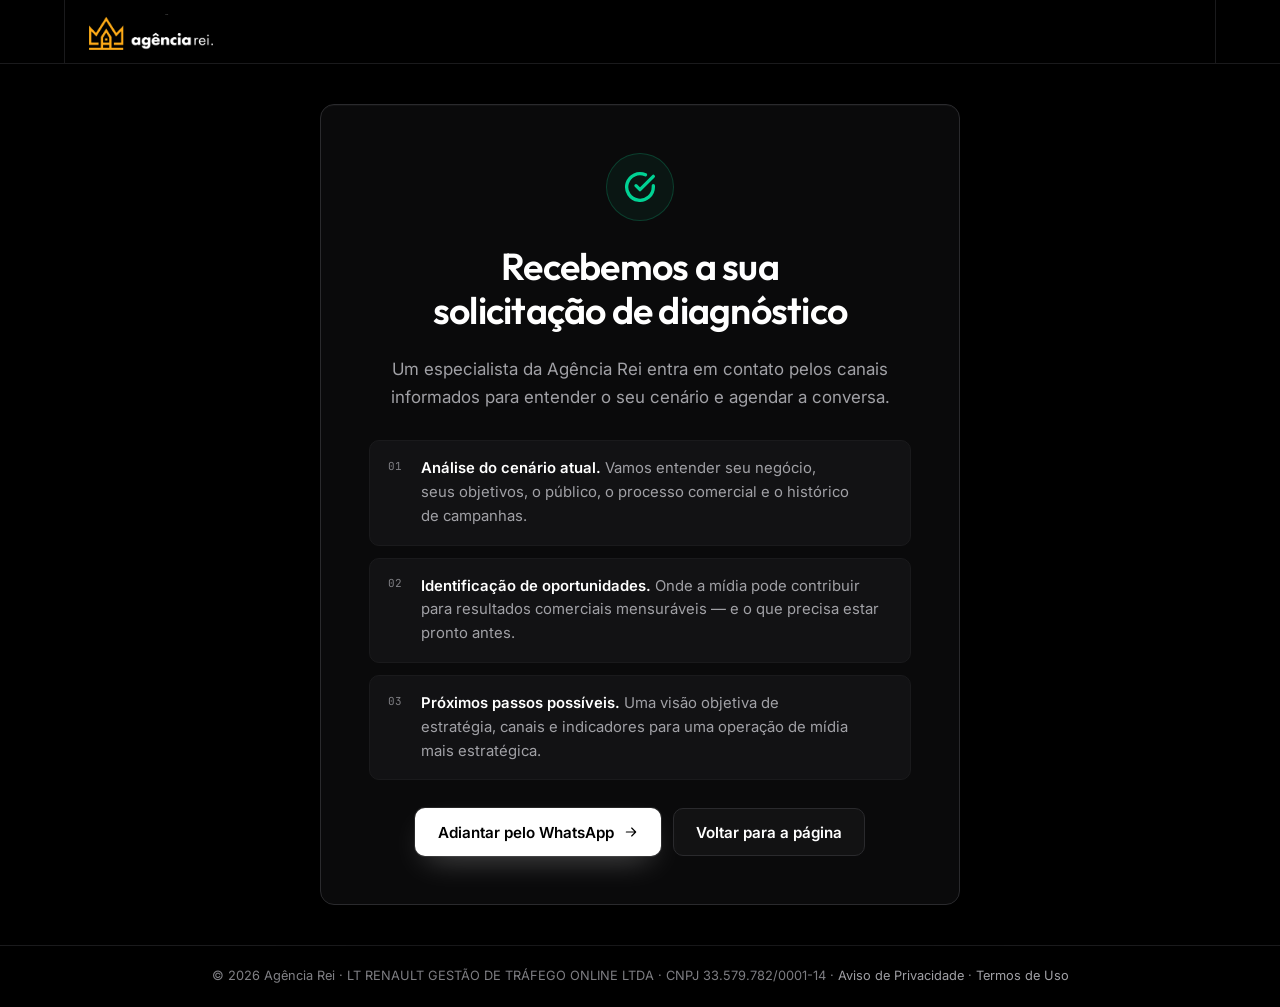
<file: obrigado.html>
<!DOCTYPE html>
<html lang="pt-BR">
<head>
<meta charset="utf-8" />
<meta name="viewport" content="width=device-width, initial-scale=1" />
<title>Recebemos a sua solicitação | Agência Rei</title>
<meta name="description" content="Recebemos a sua solicitação de diagnóstico de tráfego pago. Um especialista da Agência Rei entra em contato em breve." />
<meta name="robots" content="noindex, nofollow" />
<meta name="theme-color" content="#000000" />
<link rel="icon" type="image/png" href="icon-coroa-agencia-rei-am.png" />
<link rel="apple-touch-icon" sizes="180x180" href="icon-180.png" />
<link rel="preconnect" href="https://fonts.googleapis.com" />
<link rel="preconnect" href="https://fonts.gstatic.com" crossorigin />
<link href="https://fonts.googleapis.com/css2?family=Inter:wght@400;500;600&family=Outfit:wght@500;600;700&family=JetBrains+Mono:wght@400;500&display=swap" rel="stylesheet" />
<link rel="stylesheet" href="styles.css" />
<link rel="stylesheet" href="legal-styles.css" />

<!-- Tracking (mesmo da LP principal) — PageView da página de obrigado -->
<script src="https://tracking.agenciarei.com/trck.js" data-manual-tags></script>
<script async src="https://www.googletagmanager.com/gtag/js?id=AW-10936611175"></script>
<script>
  window.dataLayer = window.dataLayer || [];
  function gtag(){dataLayer.push(arguments);}
  gtag('js', new Date());
  gtag('config', 'AW-10936611175');
</script>
<script>
!function(f,b,e,v,n,t,s)
{if(f.fbq)return;n=f.fbq=function(){n.callMethod?
n.callMethod.apply(n,arguments):n.queue.push(arguments)};
if(!f._fbq)f._fbq=n;n.push=n;n.loaded=!0;n.version='2.0';
n.queue=[];t=b.createElement(e);t.async=!0;
t.src=v;s=b.getElementsByTagName(e)[0];
s.parentNode.insertBefore(t,s)}(window, document,'script',
'https://connect.facebook.net/en_US/fbevents.js');
fbq('init', '1074600230118151');
fbq('track', 'PageView');
</script>
<noscript><img height="1" width="1" style="display:none" src="https://www.facebook.com/tr?id=1074600230118151&ev=PageView&noscript=1" /></noscript>
</head>
<body>

<header class="header">
  <div class="wrap">
    <a class="header__logo" href="index.html" aria-label="Agência Rei — voltar para a página"><img src="logo-agencia-rei.png" alt="Agência Rei" width="640" height="186" /></a>
  </div>
</header>

<main class="ok-wrap">
  <div class="ok-card">
    <div class="ok-icon">
      <svg viewBox="0 0 24 24" fill="none" stroke="currentColor" stroke-width="2.5" stroke-linecap="round" stroke-linejoin="round" aria-hidden="true"><path d="M22 11.08V12a10 10 0 1 1-5.93-9.14"/><polyline points="22 4 12 14.01 9 11.01"/></svg>
    </div>
    <h1 class="h2">Recebemos a sua solicitação de diagnóstico</h1>
    <p class="lead mt-3">Um especialista da Agência Rei entra em contato pelos canais informados para entender o seu cenário e agendar a conversa.</p>

    <div class="passos">
      <div class="passo"><p><b>Análise do cenário atual.</b> Vamos entender seu negócio, seus objetivos, o público, o processo comercial e o histórico de campanhas.</p></div>
      <div class="passo"><p><b>Identificação de oportunidades.</b> Onde a mídia pode contribuir para resultados comerciais mensuráveis — e o que precisa estar pronto antes.</p></div>
      <div class="passo"><p><b>Próximos passos possíveis.</b> Uma visão objetiva de estratégia, canais e indicadores para uma operação de mídia mais estratégica.</p></div>
    </div>

    <div class="ok-actions">
      <a class="btn btn--primary" href="https://wa.me/5547991418002?text=Ol%C3%A1!%20Acabei%20de%20solicitar%20um%20diagn%C3%B3stico%20de%20tr%C3%A1fego%20pago%20para%20empresas%20na%20p%C3%A1gina%20da%20Ag%C3%AAncia%20Rei." target="_blank" rel="noopener">Adiantar pelo WhatsApp<svg viewBox="0 0 24 24" aria-hidden="true"><path d="M5 12h14M13 6l6 6-6 6" stroke="currentColor" stroke-linecap="round" stroke-linejoin="round" stroke-width="1.75" fill="none"/></svg></a>
      <a class="btn btn--secondary" href="index.html">Voltar para a página</a>
    </div>
  </div>
</main>

<footer class="legal-footer">
  © 2026 Agência Rei · LT RENAULT GESTÃO DE TRÁFEGO ONLINE LTDA · CNPJ 33.579.782/0001-14 · <a href="privacidade.html">Aviso de Privacidade</a> · <a href="termos.html">Termos de Uso</a>
</footer>
</body>
</html>
</file>
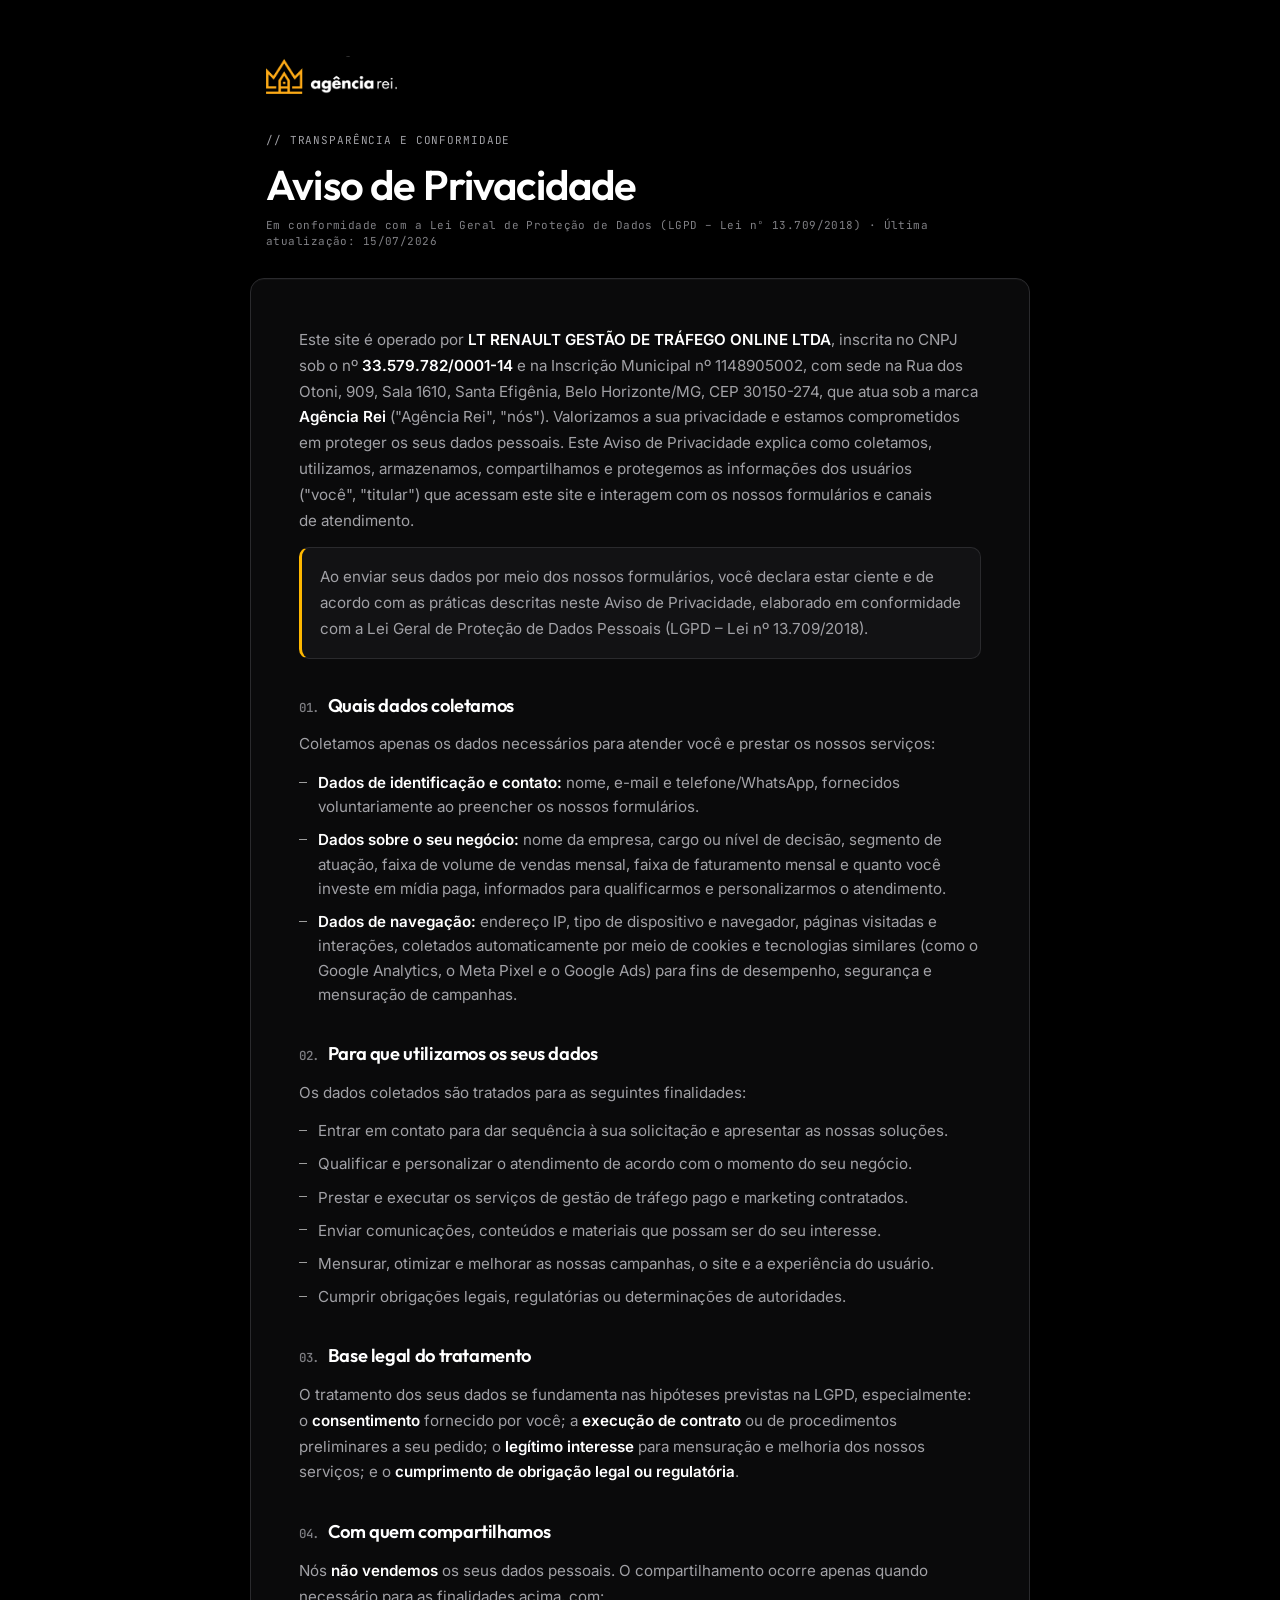
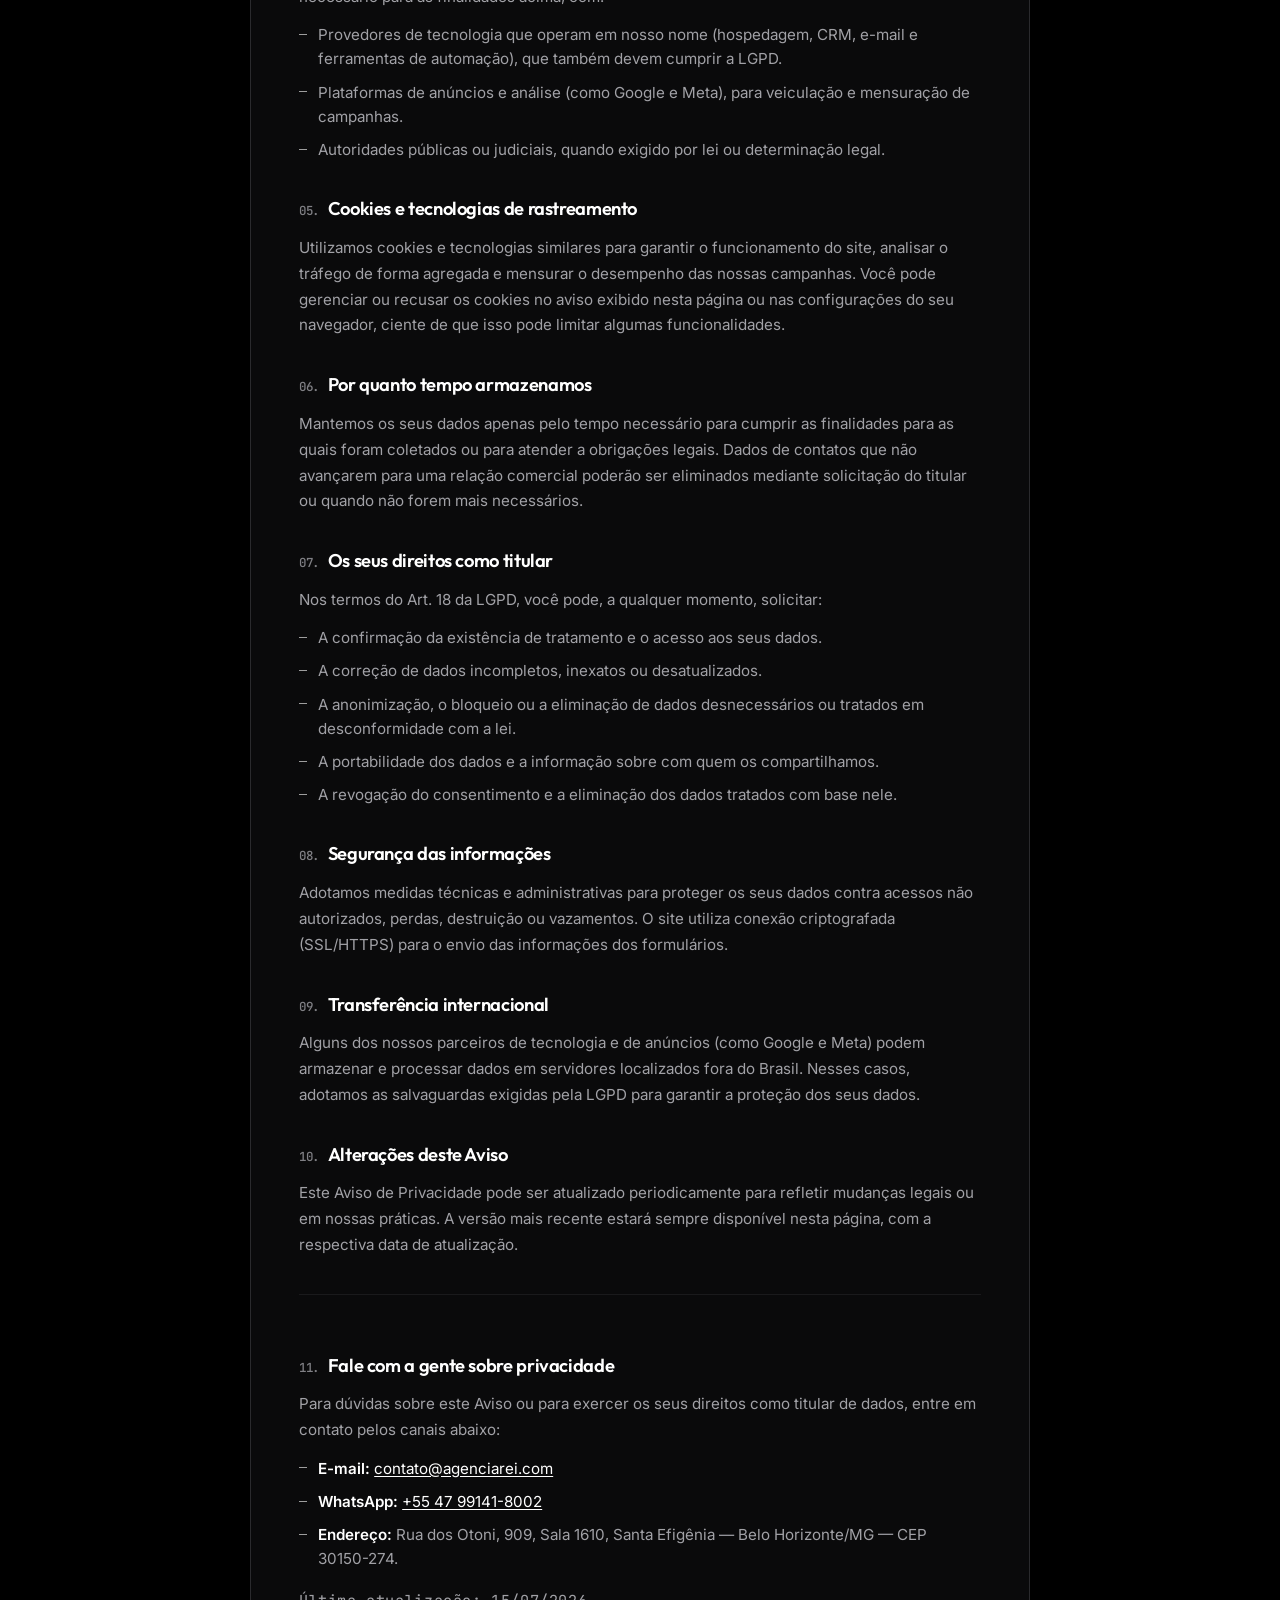
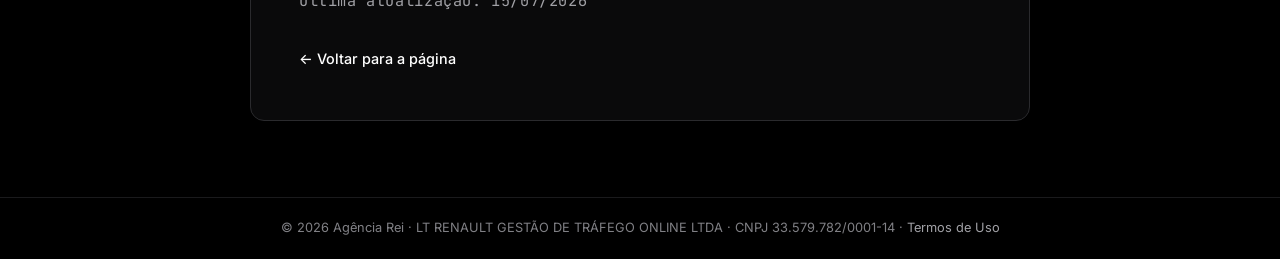
<file: privacidade.html>
<!DOCTYPE html>
<html lang="pt-BR">
<head>
  <meta charset="UTF-8" />
  <meta name="viewport" content="width=device-width, initial-scale=1.0" />
  <meta name="theme-color" content="#000000" />
  <title>Aviso de Privacidade — Agência Rei</title>
  <meta name="description" content="Aviso de Privacidade da Agência Rei, em conformidade com a LGPD (Lei nº 13.709/2018). Saiba como coletamos, usamos e protegemos os seus dados." />
  <meta name="robots" content="noindex, follow" />
  <link rel="canonical" href="https://agenciarei.com/trafego-pago-para-empresas/privacidade.html" />

  <link rel="icon" type="image/png" href="icon-coroa-agencia-rei-am.png" />
  <link rel="apple-touch-icon" sizes="180x180" href="icon-180.png" />

  <link rel="preconnect" href="https://fonts.googleapis.com" />
  <link rel="preconnect" href="https://fonts.gstatic.com" crossorigin />
  <link href="https://fonts.googleapis.com/css2?family=Inter:wght@400;500;600&family=Outfit:wght@500;600;700&family=JetBrains+Mono:wght@400;500&display=swap" rel="stylesheet" />
  <link rel="stylesheet" href="styles.css" />
  <link rel="stylesheet" href="legal-styles.css" />
</head>
<body>

  <main class="legal-page">
    <div class="legal-top">
      <a href="index.html" aria-label="Agência Rei — voltar para a página">
        <img src="logo-agencia-rei.png" alt="Agência Rei" width="640" height="186" />
      </a>
    </div>

    <header class="legal-head">
      <span class="legal-eyebrow">// transparência e conformidade</span>
      <h1 class="legal-title">Aviso de Privacidade</h1>
      <p class="legal-meta">Em conformidade com a Lei Geral de Proteção de Dados (LGPD – Lei nº 13.709/2018) · Última atualização: 15/07/2026</p>
    </header>

    <article class="legal-card">
      <p class="legal-intro">Este site é operado por <strong>LT RENAULT GESTÃO DE TRÁFEGO ONLINE LTDA</strong>, inscrita no CNPJ sob o nº <strong>33.579.782/0001-14</strong> e na Inscrição Municipal nº 1148905002, com sede na Rua dos Otoni, 909, Sala 1610, Santa Efigênia, Belo Horizonte/MG, CEP 30150-274, que atua sob a marca <strong>Agência Rei</strong> ("Agência Rei", "nós"). Valorizamos a sua privacidade e estamos comprometidos em proteger os seus dados pessoais. Este Aviso de Privacidade explica como coletamos, utilizamos, armazenamos, compartilhamos e protegemos as informações dos usuários ("você", "titular") que acessam este site e interagem com os nossos formulários e canais de atendimento.</p>

      <p class="legal-callout">Ao enviar seus dados por meio dos nossos formulários, você declara estar ciente e de acordo com as práticas descritas neste Aviso de Privacidade, elaborado em conformidade com a Lei Geral de Proteção de Dados Pessoais (LGPD – Lei nº 13.709/2018).</p>

      <h2><span class="n">01.</span> Quais dados coletamos</h2>
      <p>Coletamos apenas os dados necessários para atender você e prestar os nossos serviços:</p>
      <ul>
        <li><strong>Dados de identificação e contato:</strong> nome, e-mail e telefone/WhatsApp, fornecidos voluntariamente ao preencher os nossos formulários.</li>
        <li><strong>Dados sobre o seu negócio:</strong> nome da empresa, cargo ou nível de decisão, segmento de atuação, faixa de volume de vendas mensal, faixa de faturamento mensal e quanto você investe em mídia paga, informados para qualificarmos e personalizarmos o atendimento.</li>
        <li><strong>Dados de navegação:</strong> endereço IP, tipo de dispositivo e navegador, páginas visitadas e interações, coletados automaticamente por meio de cookies e tecnologias similares (como o Google Analytics, o Meta Pixel e o Google Ads) para fins de desempenho, segurança e mensuração de campanhas.</li>
      </ul>

      <h2><span class="n">02.</span> Para que utilizamos os seus dados</h2>
      <p>Os dados coletados são tratados para as seguintes finalidades:</p>
      <ul>
        <li>Entrar em contato para dar sequência à sua solicitação e apresentar as nossas soluções.</li>
        <li>Qualificar e personalizar o atendimento de acordo com o momento do seu negócio.</li>
        <li>Prestar e executar os serviços de gestão de tráfego pago e marketing contratados.</li>
        <li>Enviar comunicações, conteúdos e materiais que possam ser do seu interesse.</li>
        <li>Mensurar, otimizar e melhorar as nossas campanhas, o site e a experiência do usuário.</li>
        <li>Cumprir obrigações legais, regulatórias ou determinações de autoridades.</li>
      </ul>

      <h2><span class="n">03.</span> Base legal do tratamento</h2>
      <p>O tratamento dos seus dados se fundamenta nas hipóteses previstas na LGPD, especialmente: o <strong>consentimento</strong> fornecido por você; a <strong>execução de contrato</strong> ou de procedimentos preliminares a seu pedido; o <strong>legítimo interesse</strong> para mensuração e melhoria dos nossos serviços; e o <strong>cumprimento de obrigação legal ou regulatória</strong>.</p>

      <h2><span class="n">04.</span> Com quem compartilhamos</h2>
      <p>Nós <strong>não vendemos</strong> os seus dados pessoais. O compartilhamento ocorre apenas quando necessário para as finalidades acima, com:</p>
      <ul>
        <li>Provedores de tecnologia que operam em nosso nome (hospedagem, CRM, e-mail e ferramentas de automação), que também devem cumprir a LGPD.</li>
        <li>Plataformas de anúncios e análise (como Google e Meta), para veiculação e mensuração de campanhas.</li>
        <li>Autoridades públicas ou judiciais, quando exigido por lei ou determinação legal.</li>
      </ul>

      <h2><span class="n">05.</span> Cookies e tecnologias de rastreamento</h2>
      <p>Utilizamos cookies e tecnologias similares para garantir o funcionamento do site, analisar o tráfego de forma agregada e mensurar o desempenho das nossas campanhas. Você pode gerenciar ou recusar os cookies no aviso exibido nesta página ou nas configurações do seu navegador, ciente de que isso pode limitar algumas funcionalidades.</p>

      <h2><span class="n">06.</span> Por quanto tempo armazenamos</h2>
      <p>Mantemos os seus dados apenas pelo tempo necessário para cumprir as finalidades para as quais foram coletados ou para atender a obrigações legais. Dados de contatos que não avançarem para uma relação comercial poderão ser eliminados mediante solicitação do titular ou quando não forem mais necessários.</p>

      <h2><span class="n">07.</span> Os seus direitos como titular</h2>
      <p>Nos termos do Art. 18 da LGPD, você pode, a qualquer momento, solicitar:</p>
      <ul>
        <li>A confirmação da existência de tratamento e o acesso aos seus dados.</li>
        <li>A correção de dados incompletos, inexatos ou desatualizados.</li>
        <li>A anonimização, o bloqueio ou a eliminação de dados desnecessários ou tratados em desconformidade com a lei.</li>
        <li>A portabilidade dos dados e a informação sobre com quem os compartilhamos.</li>
        <li>A revogação do consentimento e a eliminação dos dados tratados com base nele.</li>
      </ul>

      <h2><span class="n">08.</span> Segurança das informações</h2>
      <p>Adotamos medidas técnicas e administrativas para proteger os seus dados contra acessos não autorizados, perdas, destruição ou vazamentos. O site utiliza conexão criptografada (SSL/HTTPS) para o envio das informações dos formulários.</p>

      <h2><span class="n">09.</span> Transferência internacional</h2>
      <p>Alguns dos nossos parceiros de tecnologia e de anúncios (como Google e Meta) podem armazenar e processar dados em servidores localizados fora do Brasil. Nesses casos, adotamos as salvaguardas exigidas pela LGPD para garantir a proteção dos seus dados.</p>

      <h2><span class="n">10.</span> Alterações deste Aviso</h2>
      <p>Este Aviso de Privacidade pode ser atualizado periodicamente para refletir mudanças legais ou em nossas práticas. A versão mais recente estará sempre disponível nesta página, com a respectiva data de atualização.</p>

      <div class="legal-contact">
        <h2><span class="n">11.</span> Fale com a gente sobre privacidade</h2>
        <p>Para dúvidas sobre este Aviso ou para exercer os seus direitos como titular de dados, entre em contato pelos canais abaixo:</p>
        <ul>
          <li><strong>E-mail:</strong> <a href="mailto:contato@agenciarei.com">contato@agenciarei.com</a></li>
          <li><strong>WhatsApp:</strong> <a href="https://wa.me/5547991418002" target="_blank" rel="noopener">+55 47 99141-8002</a></li>
          <li><strong>Endereço:</strong> Rua dos Otoni, 909, Sala 1610, Santa Efigênia — Belo Horizonte/MG — CEP 30150-274.</li>
        </ul>
      </div>

      <p class="legal-updated">Última atualização: 15/07/2026</p>
      <a class="legal-back" href="index.html">← Voltar para a página</a>
    </article>
  </main>

  <footer class="legal-footer">
    © 2026 Agência Rei · LT RENAULT GESTÃO DE TRÁFEGO ONLINE LTDA · CNPJ 33.579.782/0001-14 · <a href="termos.html">Termos de Uso</a>
  </footer>
</body>
</html>
</file>
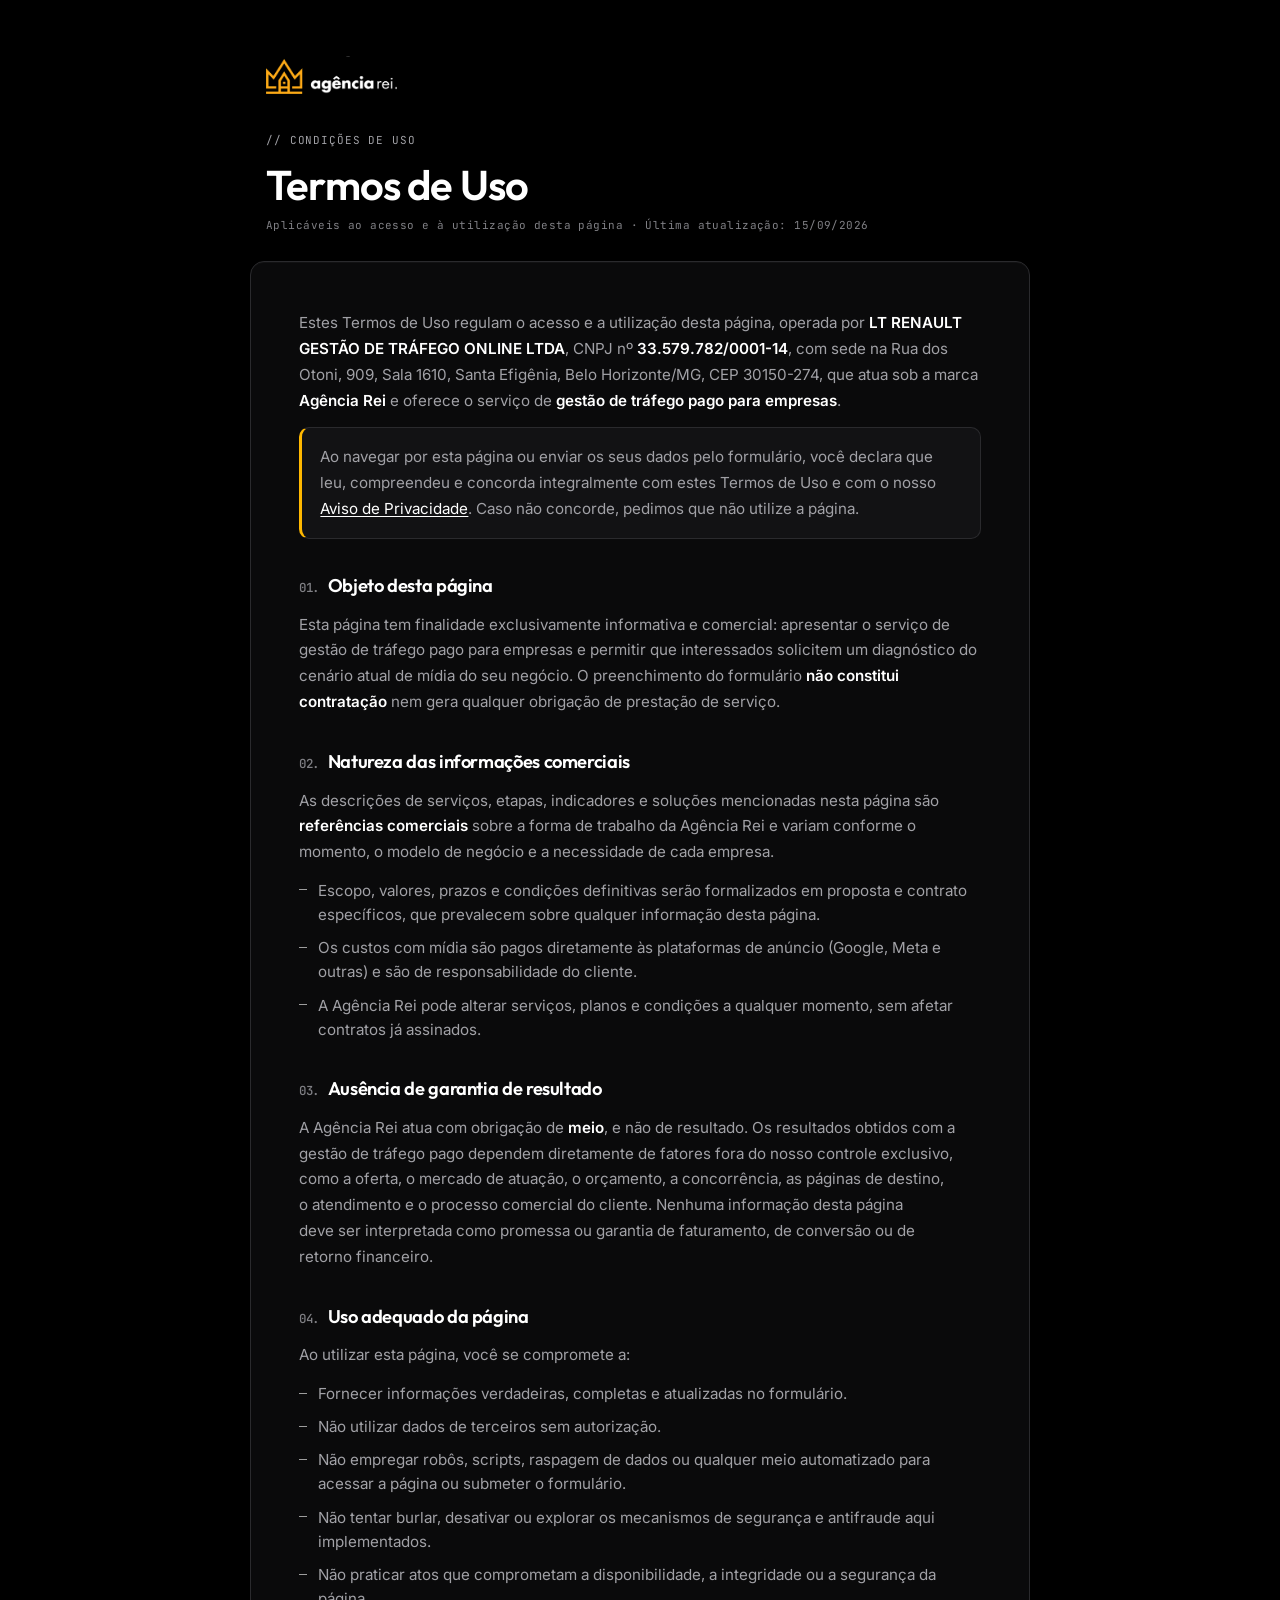
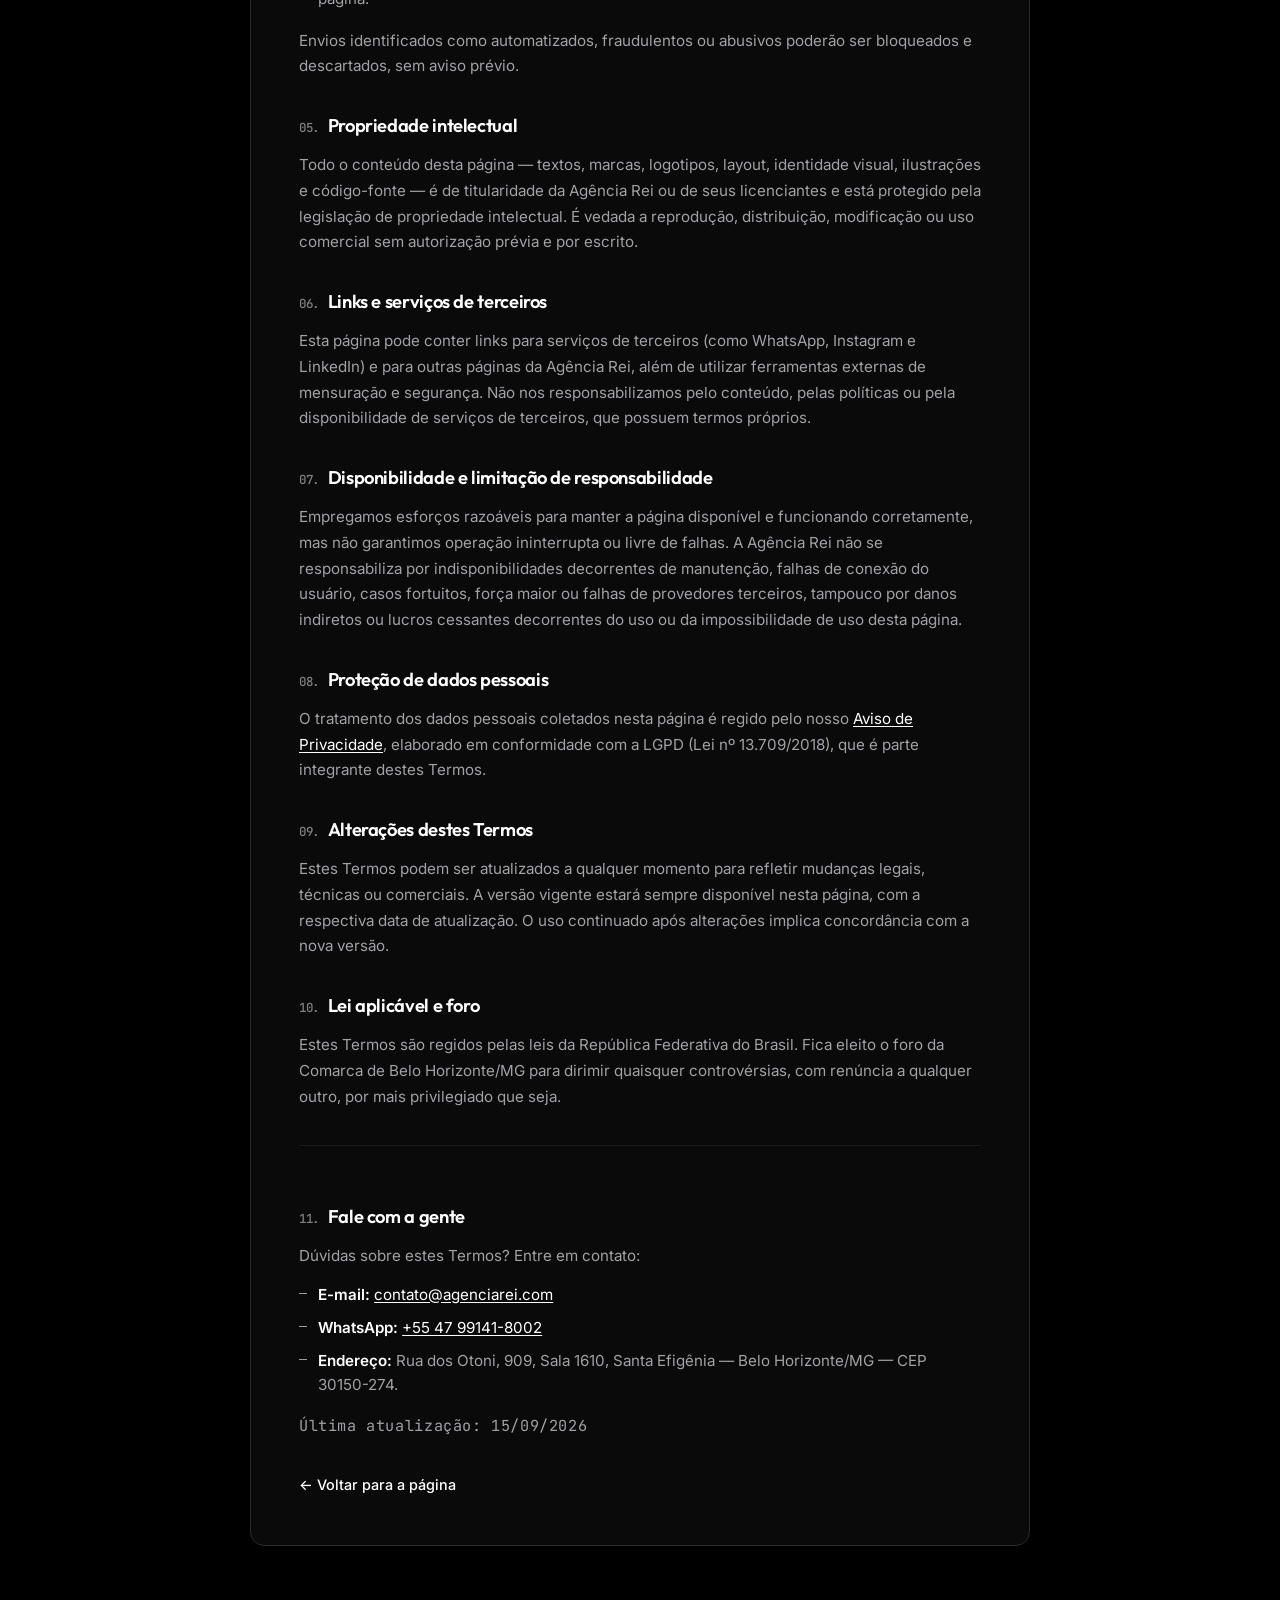
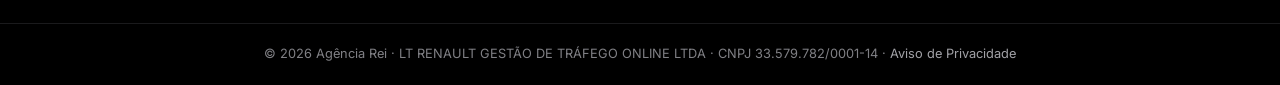
<file: termos.html>
<!DOCTYPE html>
<html lang="pt-BR">
<head>
  <meta charset="UTF-8" />
  <meta name="viewport" content="width=device-width, initial-scale=1.0" />
  <meta name="theme-color" content="#000000" />
  <title>Termos de Uso — Tráfego Pago para Empresas | Agência Rei</title>
  <meta name="description" content="Termos de Uso da página de Tráfego Pago para Empresas, operada pela Agência Rei." />
  <meta name="robots" content="noindex, follow" />
  <link rel="canonical" href="https://agenciarei.com/trafego-pago-para-empresas/termos.html" />

  <link rel="icon" type="image/png" href="icon-coroa-agencia-rei-am.png" />
  <link rel="apple-touch-icon" sizes="180x180" href="icon-180.png" />

  <link rel="preconnect" href="https://fonts.googleapis.com" />
  <link rel="preconnect" href="https://fonts.gstatic.com" crossorigin />
  <link href="https://fonts.googleapis.com/css2?family=Inter:wght@400;500;600&family=Outfit:wght@500;600;700&family=JetBrains+Mono:wght@400;500&display=swap" rel="stylesheet" />
  <link rel="stylesheet" href="styles.css" />
  <link rel="stylesheet" href="legal-styles.css" />
</head>
<body>

  <main class="legal-page">
    <div class="legal-top">
      <a href="index.html" aria-label="Agência Rei — voltar para a página">
        <img src="logo-agencia-rei.png" alt="Agência Rei" width="640" height="186" />
      </a>
    </div>

    <header class="legal-head">
      <span class="legal-eyebrow">// condições de uso</span>
      <h1 class="legal-title">Termos de Uso</h1>
      <p class="legal-meta">Aplicáveis ao acesso e à utilização desta página · Última atualização: 15/09/2026</p>
    </header>

    <article class="legal-card">
      <p class="legal-intro">Estes Termos de Uso regulam o acesso e a utilização desta página, operada por <strong>LT RENAULT GESTÃO DE TRÁFEGO ONLINE LTDA</strong>, CNPJ nº <strong>33.579.782/0001-14</strong>, com sede na Rua dos Otoni, 909, Sala 1610, Santa Efigênia, Belo Horizonte/MG, CEP 30150-274, que atua sob a marca <strong>Agência Rei</strong> e oferece o serviço de <strong>gestão de tráfego pago para empresas</strong>.</p>

      <p class="legal-callout">Ao navegar por esta página ou enviar os seus dados pelo formulário, você declara que leu, compreendeu e concorda integralmente com estes Termos de Uso e com o nosso <a href="privacidade.html">Aviso de Privacidade</a>. Caso não concorde, pedimos que não utilize a página.</p>

      <h2><span class="n">01.</span> Objeto desta página</h2>
      <p>Esta página tem finalidade exclusivamente informativa e comercial: apresentar o serviço de gestão de tráfego pago para empresas e permitir que interessados solicitem um diagnóstico do cenário atual de mídia do seu negócio. O preenchimento do formulário <strong>não constitui contratação</strong> nem gera qualquer obrigação de prestação de serviço.</p>

      <h2><span class="n">02.</span> Natureza das informações comerciais</h2>
      <p>As descrições de serviços, etapas, indicadores e soluções mencionadas nesta página são <strong>referências comerciais</strong> sobre a forma de trabalho da Agência Rei e variam conforme o momento, o modelo de negócio e a necessidade de cada empresa.</p>
      <ul>
        <li>Escopo, valores, prazos e condições definitivas serão formalizados em proposta e contrato específicos, que prevalecem sobre qualquer informação desta página.</li>
        <li>Os custos com mídia são pagos diretamente às plataformas de anúncio (Google, Meta e outras) e são de responsabilidade do cliente.</li>
        <li>A Agência Rei pode alterar serviços, planos e condições a qualquer momento, sem afetar contratos já assinados.</li>
      </ul>

      <h2><span class="n">03.</span> Ausência de garantia de resultado</h2>
      <p>A Agência Rei atua com obrigação de <strong>meio</strong>, e não de resultado. Os resultados obtidos com a gestão de tráfego pago dependem diretamente de fatores fora do nosso controle exclusivo, como a oferta, o mercado de atuação, o orçamento, a concorrência, as páginas de destino, o atendimento e o processo comercial do cliente. Nenhuma informação desta página deve ser interpretada como promessa ou garantia de faturamento, de conversão ou de retorno financeiro.</p>

      <h2><span class="n">04.</span> Uso adequado da página</h2>
      <p>Ao utilizar esta página, você se compromete a:</p>
      <ul>
        <li>Fornecer informações verdadeiras, completas e atualizadas no formulário.</li>
        <li>Não utilizar dados de terceiros sem autorização.</li>
        <li>Não empregar robôs, scripts, raspagem de dados ou qualquer meio automatizado para acessar a página ou submeter o formulário.</li>
        <li>Não tentar burlar, desativar ou explorar os mecanismos de segurança e antifraude aqui implementados.</li>
        <li>Não praticar atos que comprometam a disponibilidade, a integridade ou a segurança da página.</li>
      </ul>
      <p>Envios identificados como automatizados, fraudulentos ou abusivos poderão ser bloqueados e descartados, sem aviso prévio.</p>

      <h2><span class="n">05.</span> Propriedade intelectual</h2>
      <p>Todo o conteúdo desta página — textos, marcas, logotipos, layout, identidade visual, ilustrações e código-fonte — é de titularidade da Agência Rei ou de seus licenciantes e está protegido pela legislação de propriedade intelectual. É vedada a reprodução, distribuição, modificação ou uso comercial sem autorização prévia e por escrito.</p>

      <h2><span class="n">06.</span> Links e serviços de terceiros</h2>
      <p>Esta página pode conter links para serviços de terceiros (como WhatsApp, Instagram e LinkedIn) e para outras páginas da Agência Rei, além de utilizar ferramentas externas de mensuração e segurança. Não nos responsabilizamos pelo conteúdo, pelas políticas ou pela disponibilidade de serviços de terceiros, que possuem termos próprios.</p>

      <h2><span class="n">07.</span> Disponibilidade e limitação de responsabilidade</h2>
      <p>Empregamos esforços razoáveis para manter a página disponível e funcionando corretamente, mas não garantimos operação ininterrupta ou livre de falhas. A Agência Rei não se responsabiliza por indisponibilidades decorrentes de manutenção, falhas de conexão do usuário, casos fortuitos, força maior ou falhas de provedores terceiros, tampouco por danos indiretos ou lucros cessantes decorrentes do uso ou da impossibilidade de uso desta página.</p>

      <h2><span class="n">08.</span> Proteção de dados pessoais</h2>
      <p>O tratamento dos dados pessoais coletados nesta página é regido pelo nosso <a href="privacidade.html">Aviso de Privacidade</a>, elaborado em conformidade com a LGPD (Lei nº 13.709/2018), que é parte integrante destes Termos.</p>

      <h2><span class="n">09.</span> Alterações destes Termos</h2>
      <p>Estes Termos podem ser atualizados a qualquer momento para refletir mudanças legais, técnicas ou comerciais. A versão vigente estará sempre disponível nesta página, com a respectiva data de atualização. O uso continuado após alterações implica concordância com a nova versão.</p>

      <h2><span class="n">10.</span> Lei aplicável e foro</h2>
      <p>Estes Termos são regidos pelas leis da República Federativa do Brasil. Fica eleito o foro da Comarca de Belo Horizonte/MG para dirimir quaisquer controvérsias, com renúncia a qualquer outro, por mais privilegiado que seja.</p>

      <div class="legal-contact">
        <h2><span class="n">11.</span> Fale com a gente</h2>
        <p>Dúvidas sobre estes Termos? Entre em contato:</p>
        <ul>
          <li><strong>E-mail:</strong> <a href="mailto:contato@agenciarei.com">contato@agenciarei.com</a></li>
          <li><strong>WhatsApp:</strong> <a href="https://wa.me/5547991418002" target="_blank" rel="noopener">+55 47 99141-8002</a></li>
          <li><strong>Endereço:</strong> Rua dos Otoni, 909, Sala 1610, Santa Efigênia — Belo Horizonte/MG — CEP 30150-274.</li>
        </ul>
      </div>

      <p class="legal-updated">Última atualização: 15/09/2026</p>
      <a class="legal-back" href="index.html">← Voltar para a página</a>
    </article>
  </main>

  <footer class="legal-footer">
    © 2026 Agência Rei · LT RENAULT GESTÃO DE TRÁFEGO ONLINE LTDA · CNPJ 33.579.782/0001-14 · <a href="privacidade.html">Aviso de Privacidade</a>
  </footer>
</body>
</html>
</file>
<file: styles.css>
/* ============================================================
   LP Tráfego Pago para Empresas — Agência Rei
   Design system: dark mode minimalista (fundo preto) na linguagem
   visual de crm.agenciarei.com — grid de linhas finas, cruzes nos
   cantos, labels mono "//", ícones de linha, Inter + Outfit + JetBrains Mono.
   ============================================================ */

:root {
  /* Cores — preto absoluto, superfícies quase pretas, texto branco/cinza; dourado só como acento */
  --bg: #000000;
  --bg-2: #060607;
  --surface: #0a0a0b;
  --surface-2: #121214;
  --surface-3: #18181b;
  --fg: #ffffff;
  --ink: #ffffff;              /* títulos */
  --muted: #a1a1a6;
  --muted-2: #808085;
  --line: #1a1a1c;             /* hairline padrão (≈10%) */
  --line-strong: #2a2a2d;      /* hairline forte (≈16%) */
  --gold: #ffb800;
  --gold-soft: rgba(255, 184, 0, 0.12);
  --ok: #00d294;
  --err: #ff6568;

  --font-sans: "Inter", ui-sans-serif, system-ui, -apple-system, "Segoe UI", Roboto, sans-serif;
  --font-display: "Outfit", var(--font-sans);
  --font-mono: "JetBrains Mono", ui-monospace, SFMono-Regular, Menlo, monospace;

  --radius: 10px;
  --radius-lg: 14px;
  --shadow-soft: 0 1px 0 rgba(255,255,255,.03) inset, 0 30px 80px -40px rgba(0,0,0,.9);
  --ease: cubic-bezier(.16, 1, .3, 1);
  --header-h: 64px;
  color-scheme: dark;
}

/* ---------- Reset mínimo ---------- */
*, *::before, *::after { box-sizing: border-box; }
html { -webkit-text-size-adjust: 100%; scroll-behavior: smooth; }
html, body { overflow-x: hidden; overflow-x: clip; }
body {
  margin: 0; background: var(--bg); color: var(--fg);
  font-family: var(--font-sans); font-size: 16px; line-height: 1.6;
  -webkit-font-smoothing: antialiased; -moz-osx-font-smoothing: grayscale;
  text-rendering: optimizeLegibility;
}
img, svg, video { display: block; max-width: 100%; }
img { height: auto; }
a { color: inherit; text-decoration: none; }
button { font: inherit; color: inherit; background: none; border: 0; padding: 0; cursor: pointer; }
ul, ol { margin: 0; padding: 0; list-style: none; }
h1, h2, h3, h4, p, figure, address { margin: 0; }
h1, h2, h3, h4 { font-family: var(--font-display); color: var(--ink); letter-spacing: -0.02em; text-wrap: balance; font-weight: 600; }
p { text-wrap: pretty; }
strong, b { font-weight: 600; color: var(--fg); }
::selection { background: rgba(255,184,0,.25); color: #fff; }
:focus-visible { outline: 2px solid #fff; outline-offset: 3px; border-radius: 4px; }
@media (prefers-reduced-motion: reduce) { html { scroll-behavior: auto; } }

/* Ícones de linha (símbolos SVG reutilizados) */
.ic { width: 18px; height: 18px; flex: 0 0 auto; stroke: currentColor; fill: none; stroke-width: 1.5; stroke-linecap: round; stroke-linejoin: round; }
.icon-box {
  display: inline-grid; place-items: center; width: 40px; height: 40px; border-radius: 10px;
  color: var(--fg); background: linear-gradient(180deg, rgba(255,255,255,.06), rgba(255,255,255,.02));
  border: 1px solid var(--line-strong); box-shadow: 0 1px 0 rgba(255,255,255,.04) inset;
  transition: border-color .2s, color .2s, background .2s;
}
.icon-box--sm { width: 32px; height: 32px; border-radius: 8px; }
.icon-box--sm .ic { width: 15px; height: 15px; }
.icon-box--gold { color: var(--gold); border-color: rgba(255,184,0,.25); background: linear-gradient(180deg, rgba(255,184,0,.10), rgba(255,184,0,.03)); }

/* ---------- Grid de linhas (herdado do CRM) ---------- */
.wrap {
  position: relative; width: 100%; max-width: 72rem; margin: 0 auto;
  border-left: 1px solid var(--line); border-right: 1px solid var(--line);
  padding-left: 1rem; padding-right: 1rem;
}
@media (min-width: 640px) { .wrap { padding-left: 1.5rem; padding-right: 1.5rem; } }
.wrap--flush { padding-left: 0; padding-right: 0; }
section { border-bottom: 1px solid var(--line); }
section[id] { scroll-margin-top: calc(var(--header-h) + 8px); }

.corner { position: absolute; z-index: 2; width: 22px; height: 21px; pointer-events: none; color: var(--line-strong); }
.corner--tl { left: -11px; top: -11px; }
.corner--tr { right: -11px; top: -11px; }
.corner--bl { left: -11px; bottom: -11px; }
.corner--br { right: -11px; bottom: -11px; }
@media (max-width: 639px) { .corner { display: none; } }

/* ---------- Tipografia utilitária ---------- */
.eyebrow {
  display: inline-flex; align-items: center; gap: .75rem; flex-wrap: wrap;
  font-family: var(--font-mono); font-size: 11px; letter-spacing: .08em; text-transform: uppercase;
  color: var(--muted);
}
.eyebrow .slash { color: var(--line-strong); user-select: none; }
.eyebrow .slash--r { display: inline-block; transform: scaleX(-1); }
.eyebrow .dot { display: inline-block; width: 6px; height: 6px; border-radius: 50%; background: var(--gold); box-shadow: 0 0 10px rgba(255,184,0,.6); margin-right: .5rem; vertical-align: middle; }
.eyebrow .lbl { display: inline-flex; align-items: center; color: #d4d4d8; }
.eyebrow--left { justify-content: flex-start; }
.eyebrow--center { justify-content: center; }

.h1 { font-size: clamp(2rem, 4.2vw, 3.1rem); font-weight: 600; line-height: 1.1; }
.h2 { font-size: clamp(1.6rem, 3.1vw, 2.35rem); font-weight: 600; line-height: 1.16; }
.h3 { font-size: clamp(1.1rem, 1.7vw, 1.3rem); font-weight: 600; line-height: 1.25; }
.h4 { font-size: 1.02rem; font-weight: 600; line-height: 1.3; }
.grad { color: transparent; background: linear-gradient(90deg, #fff 0%, #c2c2c8 100%); -webkit-background-clip: text; background-clip: text; }
.lead { font-size: 1.06rem; line-height: 1.65; color: var(--muted); }
.body { font-size: .98rem; line-height: 1.65; color: var(--muted); }
.small { font-size: .86rem; line-height: 1.55; color: var(--muted-2); }
.mono { font-family: var(--font-mono); font-size: 11px; letter-spacing: .06em; text-transform: uppercase; color: var(--muted-2); }
.measure { max-width: 62ch; }
.measure-sm { max-width: 46ch; }
.center { text-align: center; }
.mx { margin-left: auto; margin-right: auto; }
.mt-1 { margin-top: .5rem; } .mt-2 { margin-top: 1rem; } .mt-3 { margin-top: 1.5rem; } .mt-4 { margin-top: 2rem; } .mt-5 { margin-top: 2.5rem; } .mt-6 { margin-top: 3rem; }
.stack > * + * { margin-top: 1rem; }
.stack-sm > * + * { margin-top: .6rem; }
.nb { white-space: nowrap; }

/* ---------- Botões ---------- */
.btn {
  position: relative; display: inline-flex; align-items: center; justify-content: center; gap: .55rem;
  min-height: 48px; padding: 0 1.35rem; border-radius: var(--radius);
  font-weight: 600; font-size: .95rem; line-height: 1; white-space: nowrap;
  border: 1px solid transparent; transition: background .18s ease, color .18s ease, border-color .18s ease, transform .18s var(--ease), box-shadow .18s ease;
  -webkit-tap-highlight-color: transparent;
}
.btn svg { width: 16px; height: 16px; flex: 0 0 auto; transition: transform .2s var(--ease); }
.btn:hover svg { transform: translateX(2px); }
.btn:active { transform: translateY(1px); }
.btn--primary { background: #fff; color: #000; box-shadow: 0 0 0 1px rgba(255,255,255,.1), 0 12px 32px -12px rgba(255,255,255,.35); }
.btn--primary:hover { background: #ededf0; }
.btn--secondary { background: rgba(255,255,255,.03); color: #fff; border-color: var(--line-strong); }
.btn--secondary:hover { border-color: #55555b; background: rgba(255,255,255,.06); }
.btn--sm { min-height: 40px; padding: 0 1rem; font-size: .86rem; }
.btn--block { width: 100%; }
.btn:disabled { opacity: .6; cursor: wait; }

/* ---------- Header ---------- */
.header {
  position: sticky; top: 0; z-index: 50; height: var(--header-h);
  background: rgba(0,0,0,.55); backdrop-filter: blur(16px) saturate(150%); -webkit-backdrop-filter: blur(16px) saturate(150%);
  border-bottom: 1px solid var(--line);
}
.header .wrap { height: 100%; display: flex; align-items: center; justify-content: space-between; gap: 1rem; border-color: transparent; }
@media (min-width: 640px) { .header .wrap { border-color: var(--line); } }
.header__logo img { height: 36px; width: auto; }
.nav { display: none; align-items: center; gap: .25rem; }
.nav a:not(.btn) { padding: .55rem .7rem; border-radius: 6px; font-size: .86rem; font-weight: 500; color: var(--muted); transition: color .15s, background .15s; }
.nav a:not(.btn):hover { color: #fff; background: rgba(255,255,255,.05); }
.nav .btn--primary { color: #000; margin-left: .25rem; }
.nav .sep { width: 1px; height: 16px; background: var(--line-strong); margin: 0 .5rem; }
@media (min-width: 900px) { .nav { display: flex; } }
.menu-btn { display: inline-grid; place-items: center; width: 44px; height: 44px; margin-right: -8px; border-radius: 8px; color: #fff; }
.menu-btn:hover { background: rgba(255,255,255,.06); }
@media (min-width: 900px) { .menu-btn { display: none; } }

/* Menu mobile */
.mobile-backdrop { position: fixed; inset: 0; z-index: 60; background: rgba(0,0,0,.7); backdrop-filter: blur(4px); opacity: 0; visibility: hidden; transition: opacity .25s ease, visibility 0s linear .25s; }
.mobile-backdrop.is-open { opacity: 1; visibility: visible; transition: opacity .25s ease; }
.mobile-menu {
  position: fixed; top: 0; right: 0; bottom: 0; z-index: 70; width: min(88vw, 360px);
  background: var(--bg); border-left: 1px solid var(--line-strong);
  transform: translateX(100%); transition: transform .35s var(--ease); display: flex; flex-direction: column;
  padding-bottom: env(safe-area-inset-bottom, 0px);
}
.mobile-menu.is-open { transform: none; }
.mobile-menu__head { height: var(--header-h); display: flex; align-items: center; justify-content: space-between; padding: 0 1rem; border-bottom: 1px solid var(--line); }
.mobile-menu__head img { height: 32px; width: auto; }
.mobile-menu nav { display: flex; flex-direction: column; padding: .5rem 0; overflow-y: auto; }
.mobile-menu nav a { display: flex; align-items: center; justify-content: space-between; padding: 1rem 1.25rem; font-family: var(--font-mono); font-size: 11px; letter-spacing: .08em; text-transform: uppercase; color: #fff; border-bottom: 1px solid var(--line); min-height: 52px; }
.mobile-menu nav a svg { width: 14px; height: 14px; color: var(--muted-2); }
.mobile-menu__foot { margin-top: auto; padding: 1rem 1.25rem 1.25rem; border-top: 1px solid var(--line); display: grid; gap: .75rem; }

/* ---------- Breadcrumb ---------- */
.breadcrumb { display: flex; flex-wrap: wrap; align-items: center; gap: .4rem; font-size: .8rem; color: var(--muted-2); padding: .85rem 0; }
.breadcrumb a { color: var(--muted); }
.breadcrumb a:hover { color: #fff; }
.breadcrumb li[aria-current] { color: #fff; font-weight: 500; }
.breadcrumb .sep { color: var(--line-strong); }

/* ---------- Hero ---------- */
.hero { position: relative; overflow: hidden; }
.hero::before {
  content: ''; position: absolute; inset: -20% -10% auto; height: 70%; pointer-events: none;
  background: radial-gradient(ellipse 50% 60% at 70% 20%, rgba(255,184,0,.08), transparent 70%),
              radial-gradient(ellipse 45% 50% at 20% 10%, rgba(255,255,255,.05), transparent 70%);
}
.hero .wrap { padding-top: 2.5rem; padding-bottom: 3rem; }
.hero__grid { display: grid; gap: 2.5rem; align-items: center; }
@media (min-width: 1024px) {
  .hero .wrap { padding-top: 4.5rem; padding-bottom: 4.5rem; }
  .hero__grid { grid-template-columns: minmax(0, 6.2fr) minmax(0, 5.8fr); gap: 4rem; }
}
.hero__ctas { display: flex; flex-wrap: wrap; gap: .75rem; margin-top: 2rem; }
@media (max-width: 639px) { .hero__ctas .btn { width: 100%; } }
.hero__support { display: flex; align-items: center; gap: .6rem; margin-top: 1.25rem; font-size: .86rem; color: var(--muted); }
.hero__support svg { width: 14px; height: 14px; color: var(--gold); flex: 0 0 auto; }
.hero__partners { display: flex; align-items: center; gap: 1rem; margin-top: 2rem; padding-top: 1.5rem; border-top: 1px solid var(--line); }
.hero__partners img, .footer__brand .partners { height: 60px; width: auto; filter: grayscale(1) invert(1) brightness(1.9) contrast(1.1); mix-blend-mode: screen; opacity: .85; }

/* Painel de diagnóstico (mock minimalista, escuro) */
.panel {
  position: relative; background: linear-gradient(180deg, rgba(255,255,255,.035), rgba(255,255,255,.01)), var(--surface);
  border: 1px solid var(--line-strong); border-radius: var(--radius-lg);
  box-shadow: var(--shadow-soft); overflow: hidden; font-size: 12px;
}
.panel__head { display: flex; align-items: center; gap: .6rem; padding: .8rem 1rem; border-bottom: 1px solid var(--line); }
.panel__head .dots { display: flex; gap: 5px; }
.panel__head .dots i { width: 8px; height: 8px; border-radius: 50%; background: var(--line-strong); }
.panel__head b { font-size: 12px; font-weight: 600; color: #fff; }
.panel__head .pill { margin-left: auto; font-family: var(--font-mono); font-size: 10px; letter-spacing: .06em; text-transform: uppercase; color: var(--ok); background: rgba(0,210,148,.08); border: 1px solid rgba(0,210,148,.25); padding: 3px 8px; border-radius: 999px; }
.panel__kpis { display: grid; grid-template-columns: repeat(2, 1fr); border-bottom: 1px solid var(--line); }
@media (min-width: 480px) { .panel__kpis { grid-template-columns: repeat(4, 1fr); } }
.kpi { padding: .85rem 1rem; border-right: 1px solid var(--line); }
.kpi:last-child { border-right: 0; }
@media (max-width: 479px) { .kpi:nth-child(2) { border-right: 0; } .kpi:nth-child(-n+2) { border-bottom: 1px solid var(--line); } }
.kpi small { display: block; font-family: var(--font-mono); font-size: 10px; letter-spacing: .06em; text-transform: uppercase; color: var(--muted-2); }
.kpi strong { display: block; font-family: var(--font-display); font-size: 1.1rem; font-weight: 600; color: #fff; margin-top: 2px; letter-spacing: -.02em; white-space: nowrap; }
.kpi i { display: block; font-style: normal; font-size: 11px; color: var(--muted); margin-top: 2px; }
.kpi i.up { color: var(--ok); }
.panel__body { display: grid; grid-template-columns: 1fr; }
@media (min-width: 640px) { .panel__body { grid-template-columns: 1.15fr .85fr; } }
.panel__chart { padding: 1rem; border-bottom: 1px solid var(--line); }
@media (min-width: 640px) { .panel__chart { border-bottom: 0; border-right: 1px solid var(--line); } }
.panel__chart small, .panel__funnel small { display: block; font-family: var(--font-mono); font-size: 10px; letter-spacing: .06em; text-transform: uppercase; color: var(--muted-2); margin-bottom: .6rem; }
.panel__chart svg { width: 100%; height: auto; }
.panel__legend { display: flex; gap: 1rem; margin-top: .5rem; font-size: 11px; color: var(--muted); }
.panel__legend i { display: inline-block; width: 10px; height: 2px; vertical-align: middle; margin-right: 5px; background: #fff; }
.panel__legend i.g { background: var(--muted-2); opacity: .7; }
.panel__funnel { padding: 1rem; }
.funnel { display: grid; gap: .45rem; }
.funnel li { display: grid; grid-template-columns: 96px 1fr auto; align-items: center; gap: .6rem; font-size: 11px; color: var(--muted); }
.funnel li span:first-child { color: #fff; font-weight: 500; }
.funnel .bar { height: 8px; border-radius: 3px; background: rgba(255,255,255,.04); border: 1px solid var(--line); overflow: hidden; }
.funnel .bar i { display: block; height: 100%; background: #fff; opacity: .85; width: var(--w); }
.funnel li:last-child .bar i { background: var(--gold); opacity: 1; box-shadow: 0 0 10px rgba(255,184,0,.5); }
.funnel em { font-style: normal; font-family: var(--font-mono); font-size: 10px; color: var(--muted-2); }

/* ---------- Seções ---------- */
.sec-head { padding-top: 3.5rem; padding-bottom: 2rem; }
@media (min-width: 768px) { .sec-head { padding-top: 5rem; padding-bottom: 2.5rem; } }
.sec-head .h2 { margin-top: 1.1rem; }
.sec-head .lead { margin-top: 1rem; }
.sec-body { padding-top: 0; padding-bottom: 3.5rem; }
@media (min-width: 768px) { .sec-body { padding-bottom: 5rem; } }

/* Grid de células com linha fina (sem gap, bordas compartilhadas) */
.cells { display: grid; border-top: 1px solid var(--line); }
.cells > * { position: relative; padding: 1.5rem 1rem; border-bottom: 1px solid var(--line); transition: background .25s ease; }
.cells > *:hover { background: rgba(255,255,255,.02); }
@media (min-width: 640px) {
  .cells > * { padding: 1.75rem 1.5rem; }
  .cells--2 { grid-template-columns: repeat(2, minmax(0, 1fr)); }
  .cells--2 > *:nth-child(2n) { border-left: 1px solid var(--line); }
  .cells--3 { grid-template-columns: repeat(2, minmax(0, 1fr)); }
  .cells--3 > *:nth-child(2n) { border-left: 1px solid var(--line); }
  .cells--4 { grid-template-columns: repeat(2, minmax(0, 1fr)); }
  .cells--4 > *:nth-child(2n) { border-left: 1px solid var(--line); }
}
@media (min-width: 1024px) {
  .cells--3 { grid-template-columns: repeat(3, minmax(0, 1fr)); }
  .cells--3 > *:nth-child(2n) { border-left: 0; }
  .cells--3 > *:not(:nth-child(3n+1)) { border-left: 1px solid var(--line); }
  .cells--4 { grid-template-columns: repeat(4, minmax(0, 1fr)); }
  .cells--4 > *:nth-child(2n) { border-left: 0; }
  .cells--4 > *:not(:nth-child(4n+1)) { border-left: 1px solid var(--line); }
}
@media (min-width: 640px) { .cells > .cells__wide { grid-column: 1 / -1; border-left: 0 !important; } }
/* grade de 4: o 7º item fecha a segunda linha (5 · 6 · 7 em 2 colunas) */
@media (min-width: 1024px) { .cells--4 > .cells__wide { grid-column: span 2; border-left: 1px solid var(--line) !important; } }
.cell__top { display: flex; align-items: center; justify-content: space-between; gap: 1rem; margin-bottom: 1rem; }
.cell__n { font-family: var(--font-mono); font-size: 11px; letter-spacing: .06em; color: var(--muted-2); }
.cell__t { margin-top: .6rem; }
.cell__p { margin-top: .5rem; font-size: .95rem; line-height: 1.6; color: var(--muted); }
.cells .h3, .cells .h4 { text-wrap: pretty; }
.cells > *:hover .icon-box { border-color: #3a3a3f; }

/* Perguntas (seção 2) */
.q-card p { font-size: 1rem; line-height: 1.55; color: #e4e4e7; margin-top: 1rem; }
.q-card .icon-box { color: #d4d4d8; }
@media (max-width: 639px) {
  .q-card { display: grid; grid-template-columns: 40px 1fr; column-gap: .9rem; align-items: start; padding-top: 1.1rem; padding-bottom: 1.1rem; }
  .q-card .cell__top { display: contents; }
  .q-card .cell__n { display: none; }
  .q-card p { margin-top: .5rem; }
}

/* Bloco de duas colunas (texto | visual) */
.split { display: grid; gap: 2.25rem; align-items: start; }
@media (min-width: 1024px) { .split { grid-template-columns: repeat(2, minmax(0, 1fr)); gap: 4rem; } }
.split--tight { gap: 2rem; }
.split--center { align-items: center; }

/* Listas */
.list { display: grid; gap: .55rem; }
.list li { position: relative; padding-left: 1.5rem; font-size: .95rem; line-height: 1.55; color: #e4e4e7; }
.list li::before { content: ''; position: absolute; left: 0; top: .66em; width: 8px; height: 1px; background: var(--gold); opacity: .9; }
.list--2col { grid-template-columns: 1fr; }
@media (min-width: 640px) { .list--2col { grid-template-columns: repeat(2, minmax(0, 1fr)); column-gap: 2rem; } }

/* Lista com ícone por item (seção 3 e 9) */
.list-ic { display: grid; border-top: 1px solid var(--line); }
.list-ic li { display: flex; align-items: center; gap: .9rem; padding: .7rem 0; border-bottom: 1px solid var(--line); font-size: .98rem; color: #e4e4e7; transition: color .2s; }
.list-ic li:hover { color: #fff; }
.list-ic li:hover .icon-box { border-color: #3a3a3f; color: var(--gold); }
.list-ic .icon-box { color: #d4d4d8; }
.list-ic--check .icon-box { color: var(--ok); border-color: rgba(0,210,148,.25); background: rgba(0,210,148,.06); }
.list-ic--check li:hover .icon-box { color: var(--ok); border-color: rgba(0,210,148,.5); }

/* Tags (itens de lista compactos) */
.tags { display: flex; flex-wrap: wrap; gap: .4rem; }
.tags li { font-size: .82rem; line-height: 1.3; color: #d4d4d8; background: rgba(255,255,255,.035); border: 1px solid var(--line-strong); border-radius: 6px; padding: .35rem .6rem; transition: border-color .15s, color .15s, background .15s; }
.tags li:hover { color: #fff; border-color: #3a3a3f; background: rgba(255,255,255,.06); }
.tags--gold li::before { content: ''; display: inline-block; width: 4px; height: 4px; border-radius: 50%; background: var(--gold); margin-right: .45rem; vertical-align: middle; }

/* Figura com moldura fina */
.figure { position: relative; border: 1px solid var(--line-strong); border-radius: var(--radius-lg); overflow: hidden; background: var(--surface); box-shadow: var(--shadow-soft); }
.figure img { width: 100%; height: 100%; object-fit: cover; object-position: center 30%; aspect-ratio: 16 / 9; }
.figure--tall img { aspect-ratio: 4 / 3; }
.figure figcaption { position: absolute; left: 0; right: 0; bottom: 0; padding: .7rem 1rem; font-family: var(--font-mono); font-size: 10px; letter-spacing: .06em; text-transform: uppercase; color: #fff; background: linear-gradient(180deg, rgba(0,0,0,0), rgba(0,0,0,.75)); }
.figure::after { content: ''; position: absolute; inset: 0; pointer-events: none; box-shadow: 0 0 0 1px rgba(255,255,255,.04) inset; border-radius: inherit; }

/* Callout */
.callout { position: relative; display: flex; gap: .9rem; align-items: flex-start; padding: 1.15rem 1.25rem; border: 1px solid var(--line-strong); border-radius: var(--radius); background: linear-gradient(180deg, rgba(255,255,255,.035), rgba(255,255,255,.01)); }
.callout::before { content: ''; position: absolute; left: -1px; top: 12px; bottom: 12px; width: 2px; border-radius: 2px; background: var(--gold); box-shadow: 0 0 12px rgba(255,184,0,.4); }
.callout .ic { margin-top: .2rem; color: var(--gold); }
.callout p { color: #e4e4e7; font-size: .98rem; line-height: 1.65; }
.callout--ink::before { background: #fff; box-shadow: none; }
.callout--ink .ic { color: #fff; }

/* Serviços (seção 4) */
.service { display: flex; flex-direction: column; }
.service .h3 { margin-top: 0; }
.service .cell__p { max-width: 58ch; }
.service .mono { margin-top: 1.1rem; margin-bottom: .55rem; }

/* Soluções (seção 5) */
.solution { display: flex; flex-direction: column; }
.solution__link { display: block; margin-top: 1.1rem; font-weight: 600; font-size: .92rem; line-height: 1.5; color: #fff; }
.solution__link svg { display: inline-block; width: 14px; height: 14px; vertical-align: -2px; margin-left: .3rem; color: var(--gold); transition: transform .2s var(--ease); }
.solution__link:hover svg { transform: translate(2px, -2px); }
.solution__link:hover { text-decoration: underline; text-underline-offset: 3px; text-decoration-color: var(--line-strong); }

/* Etapas (seção 6) */
.steps { display: grid; border-top: 1px solid var(--line); counter-reset: etapa; }
.step { position: relative; display: grid; gap: 1rem; padding: 1.75rem 1rem; border-bottom: 1px solid var(--line); transition: background .25s; }
.step:hover { background: rgba(255,255,255,.02); }
@media (min-width: 640px) { .step { padding: 2rem 1.5rem; } }
@media (min-width: 900px) { .step { grid-template-columns: 150px minmax(0, 1fr) minmax(0, 1fr); gap: 2rem; align-items: start; } }
.step__n { display: flex; align-items: center; gap: .9rem; }
.step__n b { font-family: var(--font-display); font-size: 2rem; font-weight: 600; line-height: 1; color: #fff; letter-spacing: -.03em; }
.step__n small { display: block; margin-top: .35rem; font-family: var(--font-mono); font-size: 10px; letter-spacing: .08em; text-transform: uppercase; color: var(--muted-2); font-weight: 400; }
@media (min-width: 900px) { .step__n { flex-direction: column; align-items: flex-start; gap: .75rem; } }
.step__side .mono { margin-bottom: .6rem; }

/* Indicadores (seção 7) */
.metrics { display: grid; grid-template-columns: repeat(2, minmax(0, 1fr)); border-top: 1px solid var(--line); border-left: 1px solid var(--line); }
@media (min-width: 640px) { .metrics { grid-template-columns: repeat(3, minmax(0, 1fr)); } }
@media (min-width: 1024px) { .metrics { grid-template-columns: repeat(5, minmax(0, 1fr)); } }
.metrics li { padding: .9rem 1rem; border-right: 1px solid var(--line); border-bottom: 1px solid var(--line); font-size: .9rem; color: #e4e4e7; display: flex; align-items: center; gap: .7rem; transition: background .2s; }
.metrics li:hover { background: rgba(255,255,255,.025); }
.metrics li .ic { width: 16px; height: 16px; color: var(--muted-2); }
.metrics li.hi .ic { color: var(--gold); }
.metrics__legend { display: flex; flex-wrap: wrap; gap: 1.25rem; margin-top: 1rem; font-family: var(--font-mono); font-size: 10px; letter-spacing: .06em; text-transform: uppercase; color: var(--muted-2); }
.metrics__legend i { display: inline-block; width: 8px; height: 8px; border-radius: 50%; margin-right: .45rem; vertical-align: middle; background: var(--muted-2); }
.metrics__legend i.g { background: var(--gold); box-shadow: 0 0 8px rgba(255,184,0,.5); }

/* Princípios (seção 8) */
.principle .h4 { margin-top: .85rem; }

/* FAQ */
.faq { border-top: 1px solid var(--line); }
.faq__item { border-bottom: 1px solid var(--line); }
.faq__q { display: flex; align-items: center; gap: 1rem; width: 100%; padding: 1.15rem 0; text-align: left; font-family: var(--font-display); font-weight: 600; font-size: 1.02rem; color: #fff; min-height: 56px; }
.faq__q .faq__i { font-family: var(--font-mono); font-size: 11px; letter-spacing: .06em; color: var(--muted-2); flex: 0 0 2.2rem; font-weight: 400; }
.faq__q .faq__t { flex: 1 1 auto; }
.faq__q:hover .faq__i { color: var(--gold); }
.faq__q .chev { flex: 0 0 auto; width: 30px; height: 30px; border-radius: 8px; border: 1px solid var(--line-strong); display: grid; place-items: center; color: #fff; transition: transform .25s var(--ease), background .15s, border-color .15s; }
.faq__q .chev svg { width: 14px; height: 14px; }
.faq__q:hover .chev { border-color: #3a3a3f; }
.faq__item.is-open .faq__q .chev { transform: rotate(180deg); background: rgba(255,255,255,.06); }
.faq__a { height: 0; overflow: hidden; opacity: 0; transition: height .35s var(--ease), opacity .3s ease; }
.faq__item.is-open .faq__a { opacity: 1; }
.faq__a > div { padding: 0 3rem 1.35rem 3.2rem; color: var(--muted); font-size: .96rem; line-height: 1.65; }
.faq__a p + p { margin-top: .6rem; }
@media (max-width: 639px) { .faq__a > div { padding-right: 0; padding-left: 0; } .faq__q .faq__i { display: none; } }

/* ---------- CTA final + formulário ---------- */
.cta { position: relative; background: var(--bg); overflow: hidden; }
.cta::before { content: ''; position: absolute; inset: auto -10% -30%; height: 70%; pointer-events: none; background: radial-gradient(ellipse 50% 60% at 75% 100%, rgba(255,184,0,.07), transparent 70%); }
.cta .wrap { padding-top: 3.5rem; padding-bottom: 3.5rem; }
@media (min-width: 768px) { .cta .wrap { padding-top: 5rem; padding-bottom: 5rem; } }
.cta__grid { display: grid; gap: 2.5rem; align-items: start; }
@media (min-width: 1024px) { .cta__grid { grid-template-columns: minmax(0, 1fr) minmax(0, 1fr); gap: 4rem; } }
.cta__support { margin-top: 1.5rem; padding-top: 1.25rem; border-top: 1px solid var(--line); font-size: .92rem; font-style: italic; color: var(--muted); }

.form-card {
  position: relative; background: radial-gradient(ellipse at top, rgba(255,255,255,.05), transparent 58%), var(--surface);
  border: 1px solid var(--line-strong); border-radius: var(--radius-lg);
  box-shadow: 0 30px 80px -40px rgba(0,0,0,.9); padding: clamp(1.25rem, 3.5vw, 2rem); scroll-margin-top: calc(var(--header-h) + 16px);
}
.form-card__title { font-size: 1.2rem; }
.form-card__sub { margin-top: .4rem; font-size: .9rem; color: var(--muted); }
.form-grid { display: grid; gap: .85rem; margin-top: 1.35rem; }
@media (min-width: 560px) { .form-grid { grid-template-columns: repeat(2, minmax(0, 1fr)); } .form-grid .span-2 { grid-column: 1 / -1; } }
.field { position: relative; min-width: 0; }
.field input, .field select {
  width: 100%; min-height: 54px; padding: 1.3rem .95rem .5rem; border-radius: var(--radius);
  background: rgba(255,255,255,.04); border: 1px solid var(--line-strong); color: #fff;
  font-family: var(--font-sans); font-size: 16px; /* evita zoom no iOS */
  transition: border-color .15s, box-shadow .15s, background .15s;
  -webkit-appearance: none; appearance: none;
}
.field select { cursor: pointer; padding-right: 2.4rem; }
.field select option { background: var(--surface-2); color: #fff; }
.field input::placeholder { color: transparent; }
.field label {
  position: absolute; left: .95rem; top: 1.05rem; font-size: 14px; color: var(--muted); pointer-events: none;
  transform-origin: left top; transition: transform .15s, color .15s; max-width: calc(100% - 2rem); overflow: hidden; text-overflow: ellipsis; white-space: nowrap;
}
.field--select label { max-width: calc(100% - 3rem); }
.field input:focus + label, .field input:not(:placeholder-shown) + label,
.field select:focus + label, .field select[data-filled="1"] + label { transform: translateY(-.62rem) scale(.76); color: #c2c2c8; }
.field input:focus, .field select:focus { outline: none; border-color: rgba(255,255,255,.45); background: rgba(255,255,255,.06); box-shadow: 0 0 0 3px rgba(255,255,255,.08); }
.field--select::after { content: ''; position: absolute; right: 1rem; top: 50%; width: 7px; height: 7px; border-right: 1.5px solid var(--muted); border-bottom: 1.5px solid var(--muted); transform: translateY(-70%) rotate(45deg); pointer-events: none; }
.field-phone { display: flex; gap: .5rem; align-items: stretch; }
.field-phone .prefix { display: inline-flex; align-items: center; gap: .3rem; padding: 0 .8rem; border: 1px solid var(--line-strong); border-radius: var(--radius); background: rgba(255,255,255,.04); font-size: .9rem; font-weight: 600; color: var(--muted); white-space: nowrap; flex: 0 0 auto; }
.field-phone .field { flex: 1 1 auto; }
.field input.is-invalid, .field select.is-invalid { border-color: rgba(255,101,104,.65); background: rgba(255,101,104,.05); }
.field input.is-invalid:focus { box-shadow: 0 0 0 3px rgba(255,101,104,.12); border-color: var(--err); }
.field input.is-valid { border-color: rgba(0,210,148,.45); }
.field-check { position: absolute; right: .85rem; top: 50%; transform: translateY(-50%); width: 16px; height: 16px; color: var(--ok); opacity: 0; transition: opacity .15s; pointer-events: none; }
.field input.is-valid ~ .field-check { opacity: 1; }
.field-error { display: flex; gap: .4rem; align-items: flex-start; margin-top: .4rem; font-family: var(--font-mono); font-size: .72rem; line-height: 1.4; color: #ffa3a3; }
.field-error[hidden] { display: none; }
.field-error::before { content: '!'; flex: 0 0 auto; display: inline-grid; place-items: center; width: 14px; height: 14px; margin-top: 1px; border-radius: 50%; background: rgba(255,101,104,.16); font-size: .6rem; font-weight: 700; }
.form-consent { display: flex; align-items: flex-start; gap: .65rem; margin-top: 1rem; cursor: pointer; min-height: 44px; padding: .3rem 0; }
.form-consent input { width: 18px; height: 18px; min-width: 18px; margin-top: 2px; accent-color: #fff; cursor: pointer; }
.form-consent span { font-size: .82rem; line-height: 1.5; color: var(--muted); }
.form-consent a { color: #fff; text-decoration: underline; text-underline-offset: 2px; }
.form-consent.is-error input { outline: 2px solid var(--err); outline-offset: 2px; }
.form-submit { margin-top: 1rem; }
.form-disclaimer { display: flex; justify-content: center; align-items: flex-start; gap: .4rem; margin-top: .85rem; font-size: .76rem; color: var(--muted-2); line-height: 1.5; text-align: center; }
.form-disclaimer svg { width: 13px; height: 13px; flex: 0 0 auto; margin-top: 2px; }
.form-alert { display: flex; gap: .6rem; align-items: flex-start; margin-top: 1rem; padding: .85rem 1rem; border-radius: var(--radius); font-size: .88rem; line-height: 1.55; border: 1px solid; }
.form-alert[hidden] { display: none; }
.form-alert--error { color: #ffa3a3; background: rgba(255,101,104,.07); border-color: rgba(255,101,104,.3); }
.form-alert--success { color: #6ee7b7; background: rgba(0,210,148,.08); border-color: rgba(0,210,148,.3); }
.form-alert svg { width: 16px; height: 16px; flex: 0 0 auto; margin-top: 1px; }
.hp-field { position: absolute !important; left: -9999px !important; top: auto !important; width: 1px !important; height: 1px !important; opacity: 0 !important; overflow: hidden; pointer-events: none; }
.turnstile-slot { margin-top: .5rem; }
.turnstile-slot:empty { display: none; }
.form-success { text-align: center; padding: 1rem 0; }
.form-success__icon { width: 56px; height: 56px; margin: 0 auto 1rem; border-radius: 50%; display: grid; place-items: center; color: var(--ok); background: rgba(0,210,148,.1); border: 1px solid rgba(0,210,148,.3); }
.form-success__icon svg { width: 26px; height: 26px; }
.form-success p { margin-top: .5rem; color: var(--muted); font-size: .95rem; }

/* ---------- Rodapé institucional ---------- */
.footer { border-top: 1px solid var(--line); background: var(--bg); position: relative; overflow: hidden; }
.footer__grid { display: grid; gap: 2.25rem; padding: 3.5rem 0 2.5rem; }
@media (min-width: 640px) { .footer__grid { grid-template-columns: repeat(2, minmax(0, 1fr)); } }
@media (min-width: 1024px) { .footer__grid { grid-template-columns: 4fr 2fr 3fr 3fr; gap: 2rem; } }
.footer__brand img.logo { height: 40px; width: auto; }
.footer__brand .partners { margin-top: 1.25rem; height: 52px; }
.footer h4 { font-family: var(--font-mono); font-size: 11px; letter-spacing: .08em; text-transform: uppercase; color: var(--muted-2); font-weight: 500; }
.footer ul { margin-top: .9rem; display: grid; gap: .5rem; }
.footer li, .footer address { font-size: .9rem; line-height: 1.55; color: var(--muted); font-style: normal; }
.footer a { transition: color .15s; }
.footer a:hover { color: #fff; }
.footer__fiscal { margin-top: 1.25rem; font-size: .82rem; line-height: 1.6; color: var(--muted); }
.footer__fiscal b { color: #fff; font-weight: 500; }
.footer__social { display: flex; gap: .6rem; margin-top: 1rem; }
.footer__social a { width: 38px; height: 38px; border-radius: 8px; border: 1px solid var(--line-strong); display: grid; place-items: center; color: var(--muted); transition: color .15s, border-color .15s; }
.footer__social a:hover { color: #fff; border-color: #55555b; }
.footer__social svg { width: 17px; height: 17px; }
.footer__bottom { padding: 1.25rem 0 1.5rem; border-top: 1px solid var(--line); font-size: .8rem; line-height: 1.6; color: var(--muted-2); display: grid; gap: .6rem; }
@media (min-width: 768px) { .footer__bottom { grid-template-columns: 1fr auto; align-items: center; } }
.footer__legal { display: flex; flex-wrap: wrap; gap: .4rem 1rem; }
.footer__legal a:hover { color: #fff; text-decoration: underline; text-underline-offset: 2px; }
.wordmark { display: block; text-align: center; white-space: nowrap; user-select: none; overflow: hidden; padding: .5rem 0 0;
  font-family: var(--font-display); font-weight: 700; letter-spacing: -.03em; line-height: 1; font-size: clamp(3rem, 13vw, 9.6rem);
  color: transparent; -webkit-background-clip: text; background-clip: text; background-color: #1c1c1f;
  background-image: radial-gradient(circle closest-side, #5a5a60 0%, rgba(28,28,31,0) 100%); background-repeat: no-repeat; background-size: 28% 100%;
  animation: sheen 7s ease-in-out infinite alternate; }
@keyframes sheen { from { background-position: -30% 0; } to { background-position: 130% 0; } }
@media (prefers-reduced-motion: reduce) { .wordmark { animation: none; background-image: none; background-color: #2b2b2e; } }

/* ---------- Flutuantes ---------- */
.wa-float {
  position: fixed; right: 16px; bottom: 84px; z-index: 61; width: 52px; height: 52px; border-radius: 50%;
  display: grid; place-items: center; color: #fff; background: #25d366; box-shadow: 0 10px 28px -10px rgba(37,211,102,.7);
  transition: transform .2s var(--ease);
}
.wa-float:hover { transform: scale(1.06); }
.wa-float svg { width: 26px; height: 26px; }
@media (min-width: 900px) { .wa-float { bottom: 24px; right: 24px; } }

.sticky-bar {
  position: fixed; left: 0; right: 0; bottom: 0; z-index: 60; padding: .6rem 1rem calc(.6rem + env(safe-area-inset-bottom, 0px));
  background: rgba(0,0,0,.8); backdrop-filter: blur(14px); -webkit-backdrop-filter: blur(14px); border-top: 1px solid var(--line-strong);
  transform: translateY(110%); transition: transform .35s var(--ease);
}
.sticky-bar.is-on { transform: none; }
.sticky-bar .btn { width: calc(100% - 64px); }
@media (min-width: 900px) { .sticky-bar { display: none; } }

/* ---------- Cookies ---------- */
.cookie {
  position: fixed; left: 16px; right: 16px; bottom: 84px; z-index: 80; max-width: 520px;
  background: var(--surface-2); border: 1px solid var(--line-strong); border-radius: var(--radius-lg); box-shadow: 0 20px 50px -20px rgba(0,0,0,.9);
  padding: 1rem 1.1rem; display: none; gap: .85rem; align-items: flex-start;
}
.cookie.is-on { display: grid; }
.cookie p { font-size: .84rem; line-height: 1.5; color: var(--muted); }
.cookie p a { color: #fff; text-decoration: underline; text-underline-offset: 2px; }
.cookie__actions { display: flex; gap: .5rem; flex-wrap: wrap; }
@media (min-width: 640px) { .cookie { left: 24px; right: auto; bottom: 24px; grid-template-columns: 1fr auto; align-items: center; } }

/* ---------- Revelação ao rolar (funcional, curta) ---------- */
.js [data-reveal] { opacity: 0; transform: translateY(12px); transition: opacity .55s var(--ease), transform .55s var(--ease); }
.js [data-reveal].is-in { opacity: 1; transform: none; }
.js [data-reveal-group] > * { opacity: 0; transform: translateY(12px); transition: opacity .5s var(--ease), transform .5s var(--ease), background .25s ease; }
.js [data-reveal-group].is-in > * { opacity: 1; transform: none; }
.js [data-reveal-group].is-in > *:nth-child(2) { transition-delay: .05s; }
.js [data-reveal-group].is-in > *:nth-child(3) { transition-delay: .10s; }
.js [data-reveal-group].is-in > *:nth-child(4) { transition-delay: .15s; }
.js [data-reveal-group].is-in > *:nth-child(5) { transition-delay: .20s; }
.js [data-reveal-group].is-in > *:nth-child(6) { transition-delay: .25s; }
.js [data-reveal-group].is-in > *:nth-child(n+7) { transition-delay: .3s; }
@media (prefers-reduced-motion: reduce) {
  .js [data-reveal], .js [data-reveal-group] > * { opacity: 1; transform: none; transition: none; }
  .btn, .faq__a, .mobile-menu, .sticky-bar { transition: none; }
}
</file>
<file: legal-styles.css>
/* Páginas legais e de obrigado — herdam o design system claro (styles.css) */
.legal-page { padding: clamp(2rem, 5vw, 3.5rem) 0 clamp(3rem, 6vw, 5rem); }
.legal-top { max-width: 780px; margin: 0 auto 2rem; padding: 0 1rem; }
.legal-top img { height: 38px; width: auto; }
.legal-head { max-width: 780px; margin: 0 auto 1.75rem; padding: 0 1rem; }
.legal-eyebrow { display: inline-block; font-family: var(--font-mono); font-size: 11px; letter-spacing: .08em; text-transform: uppercase; color: var(--muted); margin-bottom: .75rem; }
.legal-title { font-size: clamp(1.8rem, 4.5vw, 2.6rem); font-weight: 600; line-height: 1.1; }
.legal-meta { margin-top: .6rem; font-family: var(--font-mono); font-size: 11px; letter-spacing: .04em; color: var(--muted-2); line-height: 1.5; }

.legal-card {
  max-width: 780px; margin: 0 1rem; background: var(--surface); border: 1px solid var(--line-strong);
  border-radius: var(--radius-lg); padding: clamp(1.5rem, 4vw, 3rem); box-shadow: var(--shadow-soft);
}
@media (min-width: 812px) { .legal-card { margin: 0 auto; } }
.legal-intro { color: var(--fg); font-size: 1rem; line-height: 1.7; margin-bottom: 1.25rem; }
.legal-callout { background: var(--surface-2); border: 1px solid var(--line-strong); border-left: 3px solid var(--gold); border-radius: var(--radius); padding: 1rem 1.15rem; font-size: .92rem; line-height: 1.6; color: var(--fg); margin: 0 0 2rem; }
.legal-card h2 { font-size: 1.15rem; font-weight: 600; margin: 2rem 0 .7rem; display: flex; align-items: baseline; gap: .55rem; }
.legal-card h2 .n { font-family: var(--font-mono); font-size: .78rem; color: var(--muted-2); font-weight: 500; }
.legal-card p { color: var(--muted); font-size: .95rem; line-height: 1.7; margin: 0 0 .85rem; }
.legal-card ul { margin: 0 0 1rem; display: grid; gap: .55rem; }
.legal-card li { position: relative; padding-left: 1.2rem; color: var(--muted); font-size: .95rem; line-height: 1.6; }
.legal-card li::before { content: ''; position: absolute; left: 0; top: .7em; width: 8px; height: 1px; background: var(--ink); opacity: .6; }
.legal-card li strong, .legal-card p strong { color: var(--fg); font-weight: 600; }
.legal-card a { color: var(--ink); text-decoration: underline; text-underline-offset: 2px; }
.legal-contact { margin-top: 2.25rem; padding-top: 1.5rem; border-top: 1px solid var(--line); }
.legal-updated { font-family: var(--font-mono); font-size: 11px; letter-spacing: .04em; color: var(--muted-2); margin-top: 2rem; }
.legal-back { display: inline-flex; align-items: center; gap: .4rem; margin-top: 1.25rem; color: var(--ink); font-weight: 500; font-size: .9rem; text-decoration: none !important; }
.legal-back:hover { text-decoration: underline !important; }
.legal-footer { border-top: 1px solid var(--line); padding: 1.25rem 1rem; text-align: center; font-size: .8rem; color: var(--muted-2); }
.legal-footer a { color: var(--muted); }
.legal-footer a:hover { color: var(--ink); }

/* Obrigado */
.ok-wrap { min-height: calc(100vh - var(--header-h)); display: flex; align-items: center; padding: 2.5rem 1rem; }
.ok-card { position: relative; max-width: 640px; margin: 0 auto; text-align: center; background: var(--surface); border: 1px solid var(--line-strong); border-radius: var(--radius-lg); box-shadow: var(--shadow-soft); padding: clamp(1.75rem, 5vw, 3rem); }
.ok-icon { width: 68px; height: 68px; margin: 0 auto 1.5rem; border-radius: 50%; display: grid; place-items: center; color: var(--ok); background: rgba(15,159,110,.08); border: 1px solid rgba(15,159,110,.3); }
.ok-icon svg { width: 32px; height: 32px; }
.passos { display: grid; gap: .75rem; text-align: left; margin: 1.75rem 0; counter-reset: passo; }
.passo { position: relative; padding: 1rem 1.15rem 1rem 3.2rem; border-radius: var(--radius); border: 1px solid var(--line); background: var(--surface-2); }
.passo::before { counter-increment: passo; content: counter(passo, decimal-leading-zero); position: absolute; left: 1.1rem; top: 1.05rem; font-family: var(--font-mono); font-size: 11px; letter-spacing: .05em; color: var(--muted-2); }
.passo p { color: var(--muted); font-size: .93rem; line-height: 1.6; }
.passo b { color: var(--fg); }
.ok-actions { display: flex; flex-wrap: wrap; gap: .75rem; justify-content: center; }
@media (max-width: 639px) { .ok-actions .btn { width: 100%; } }
</file>
